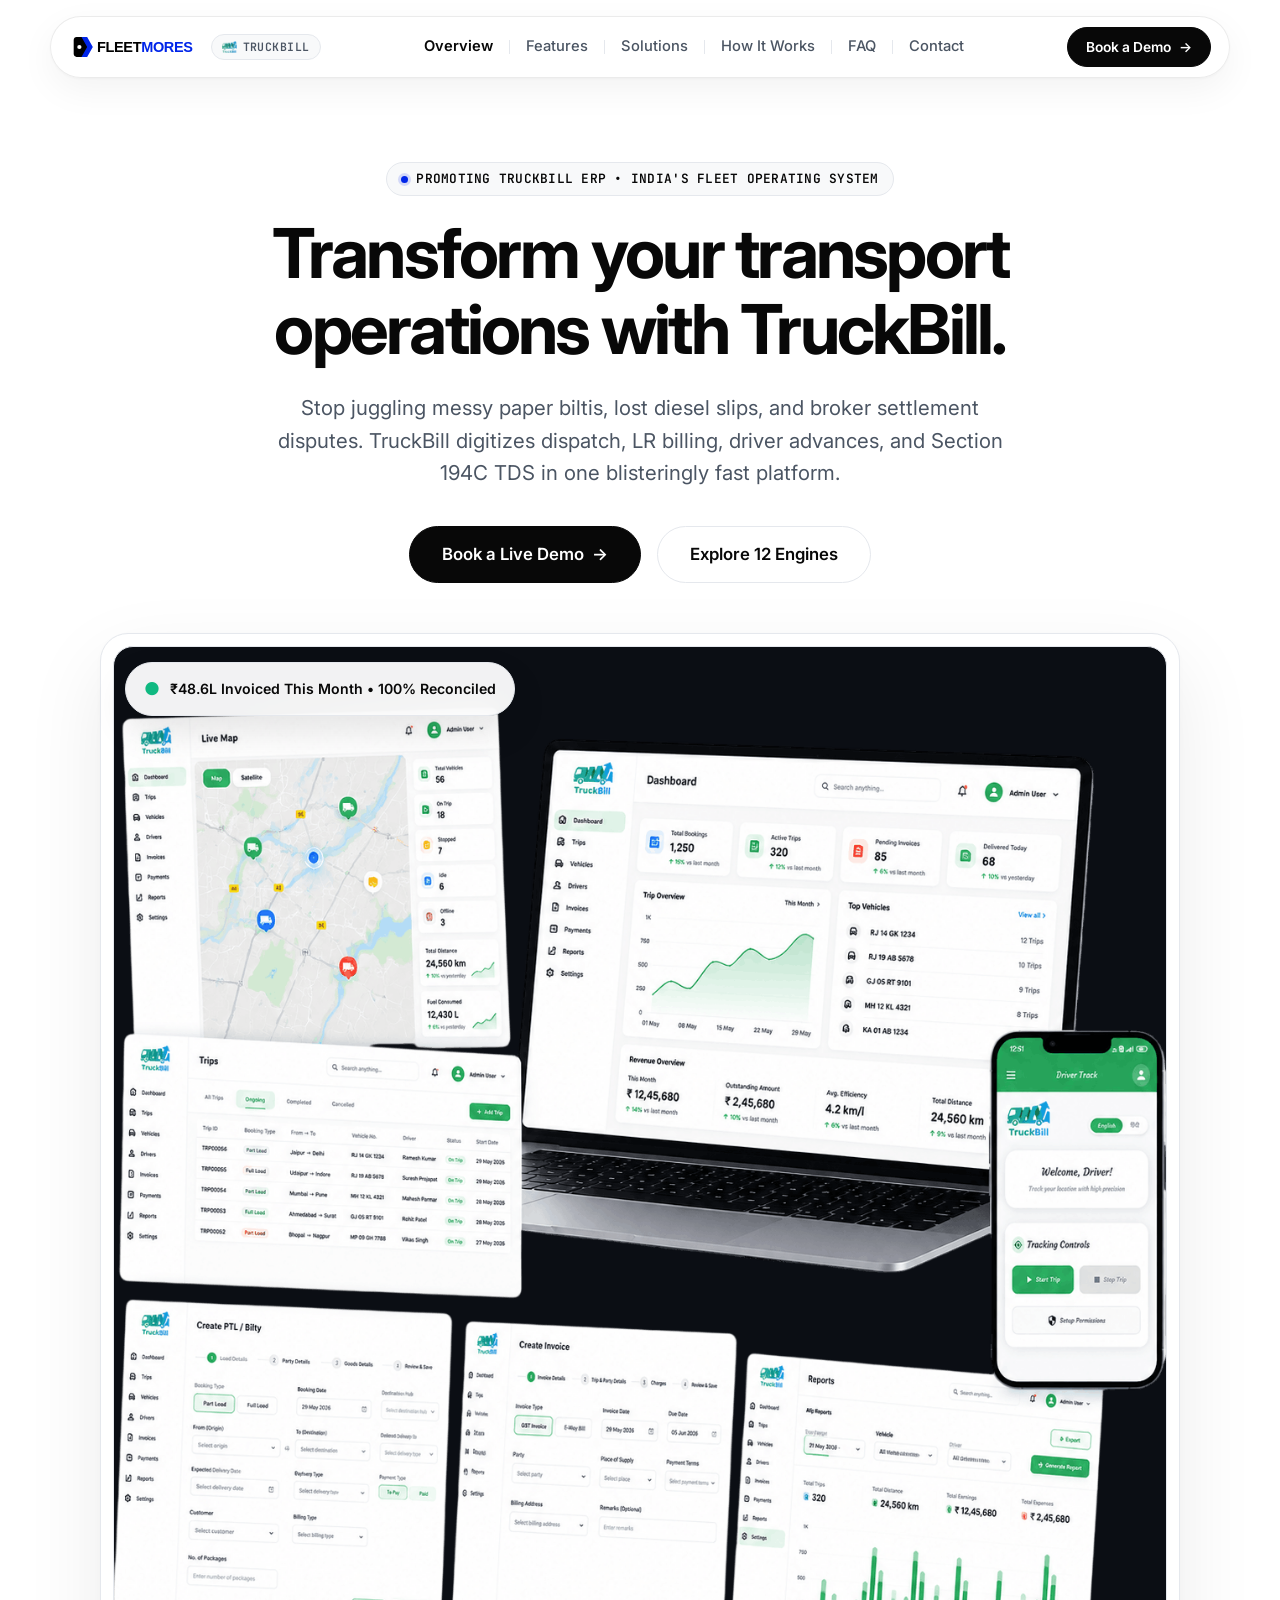
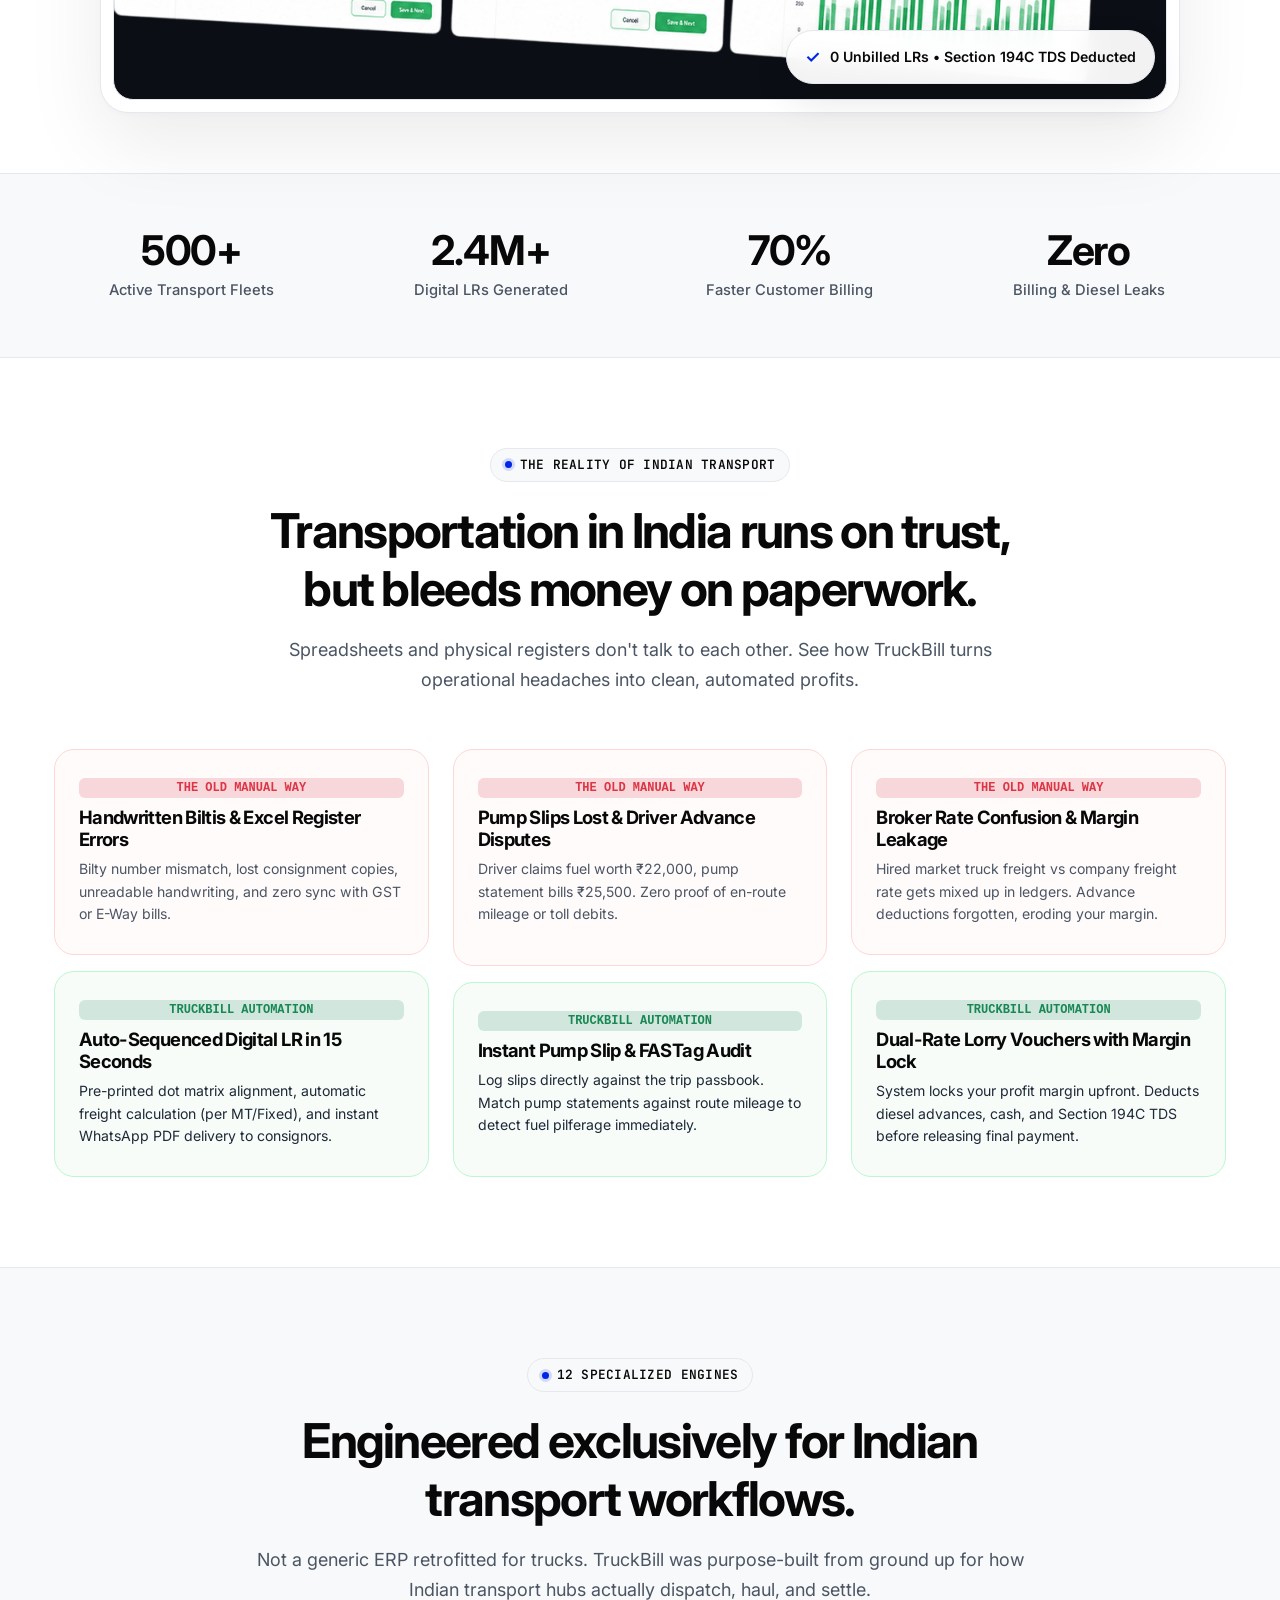
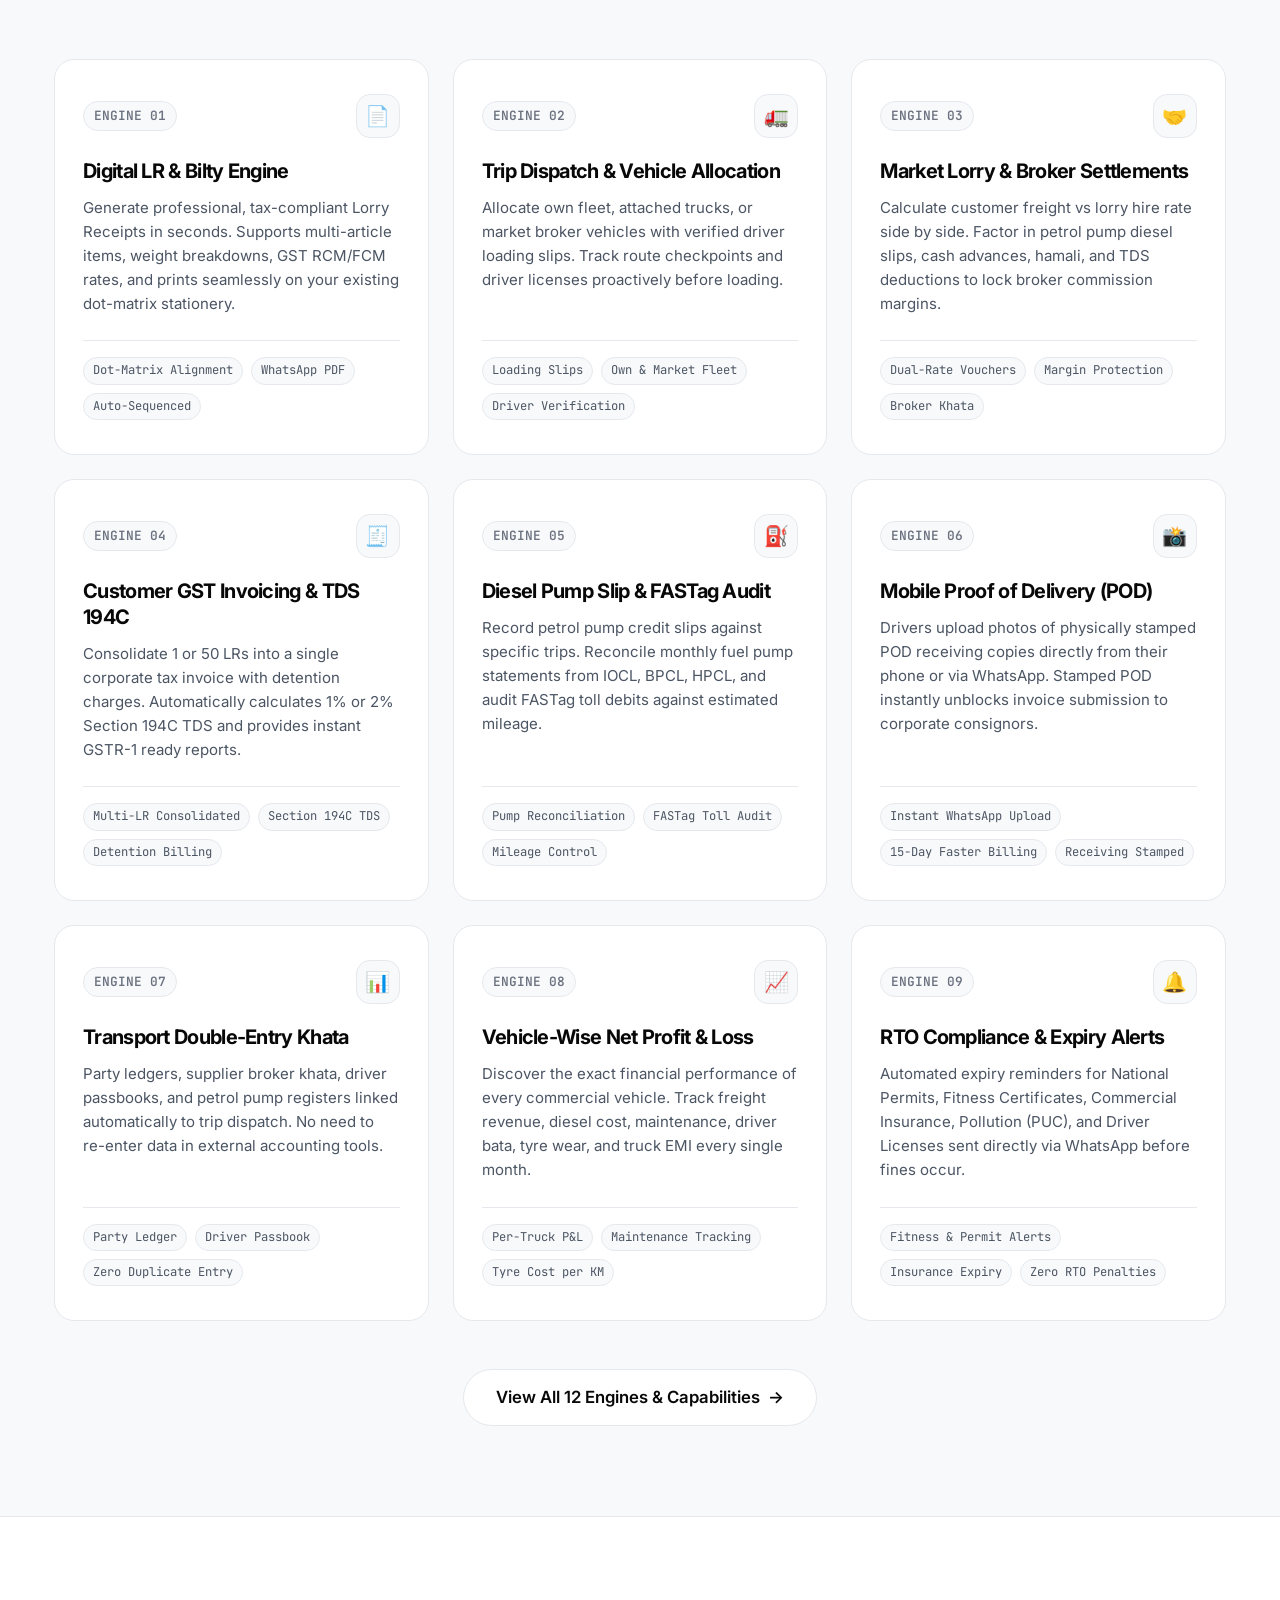
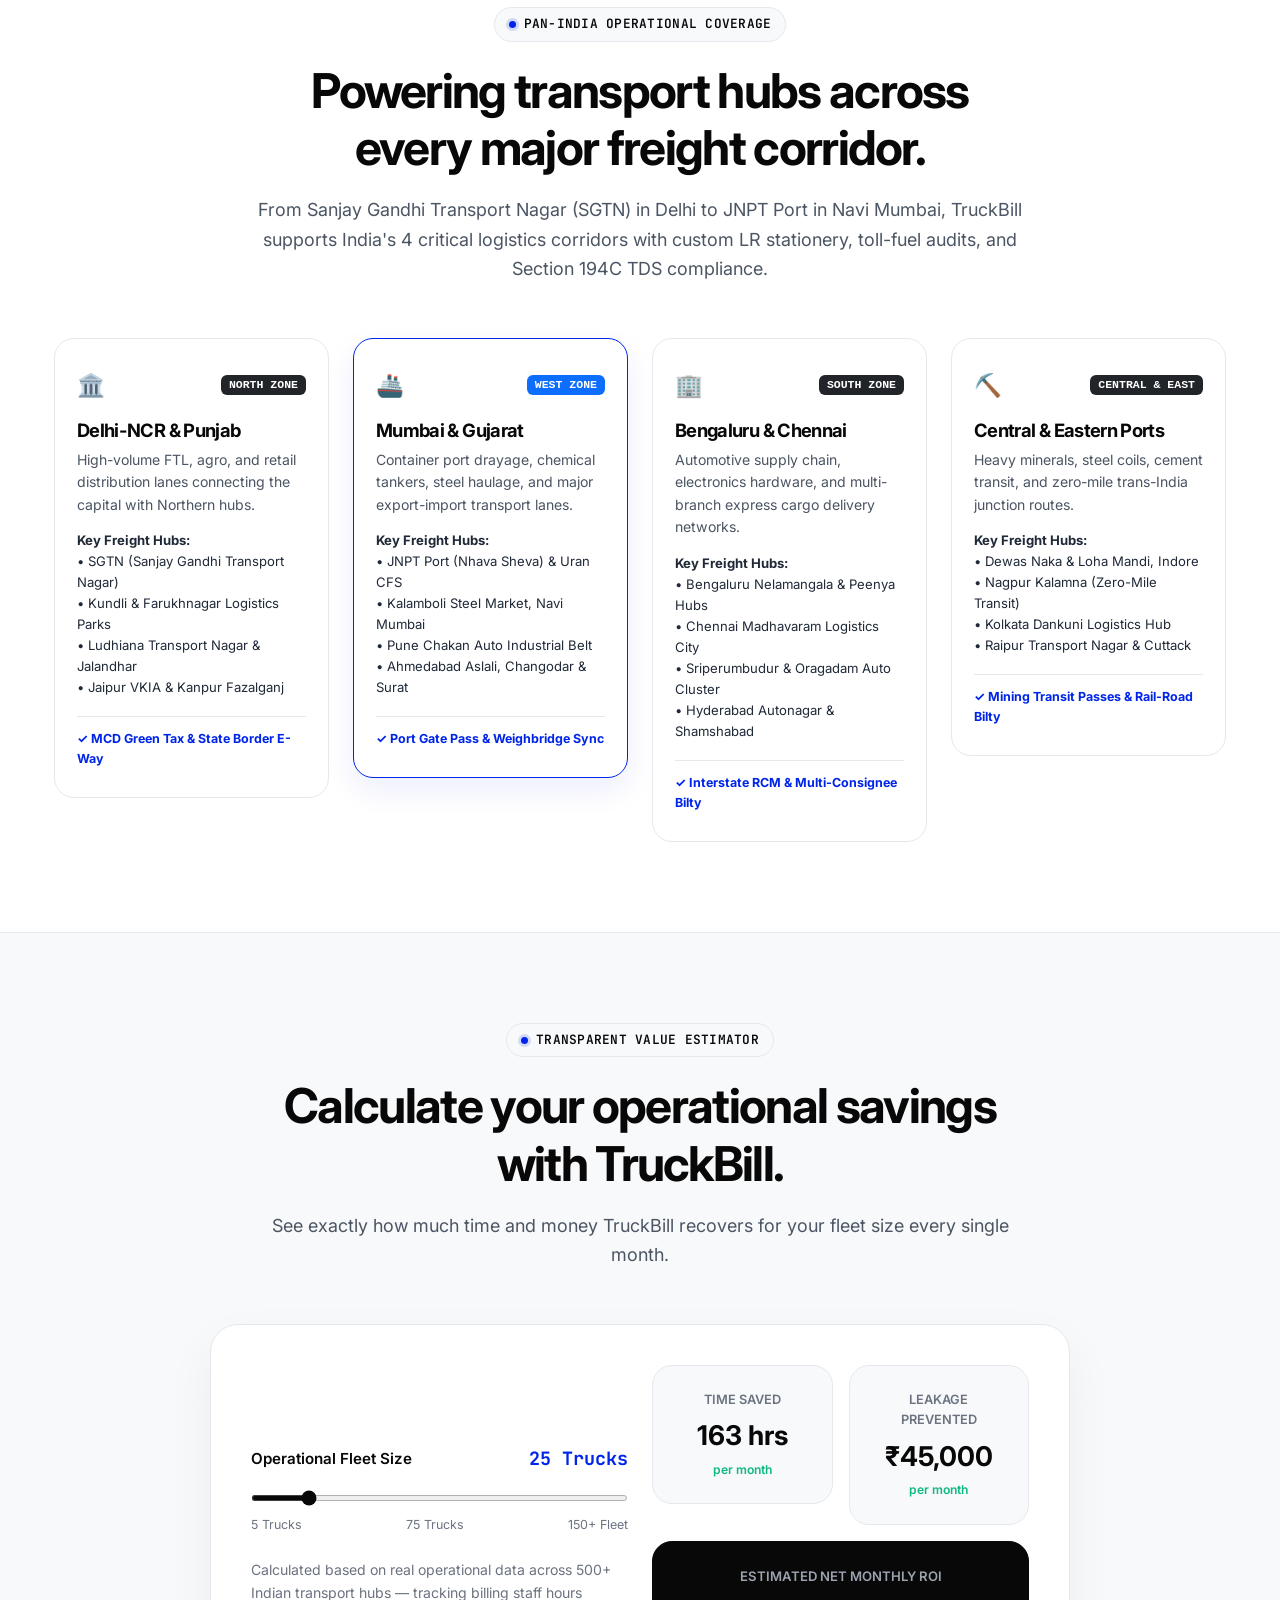
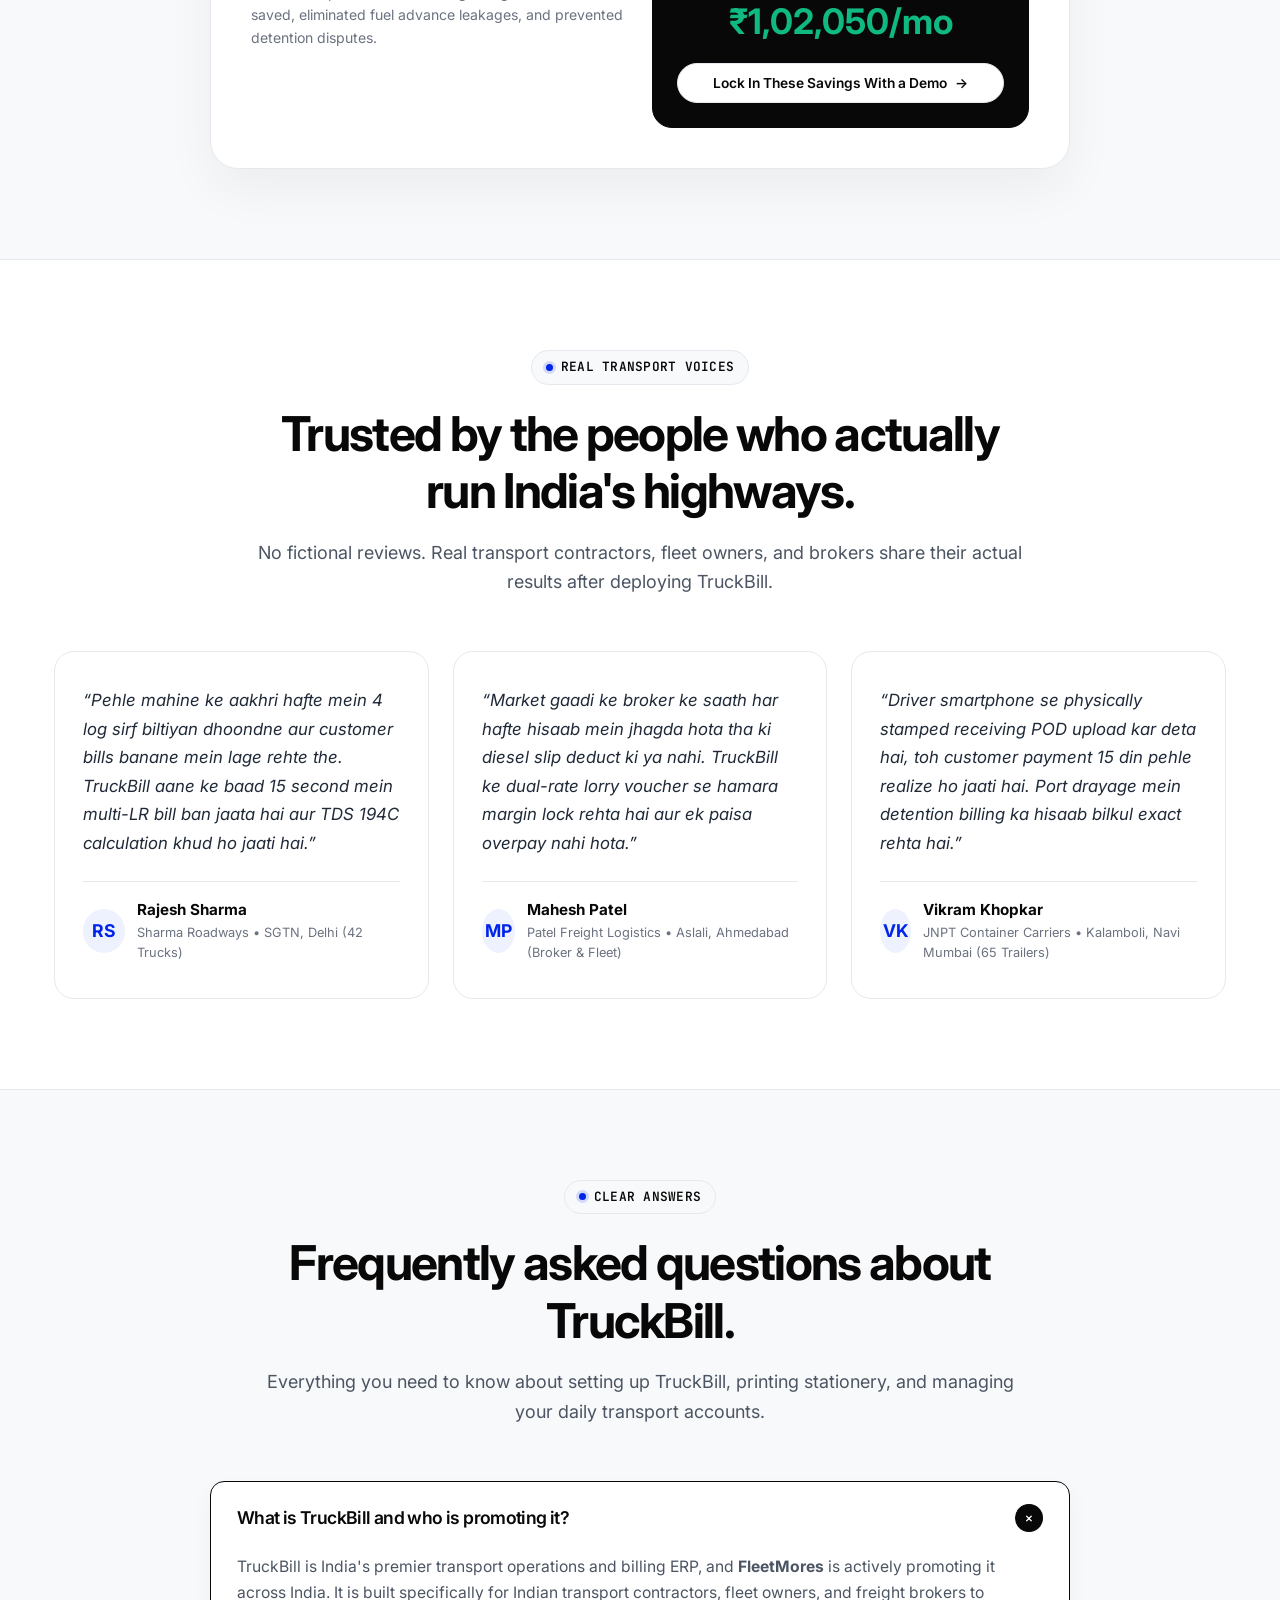
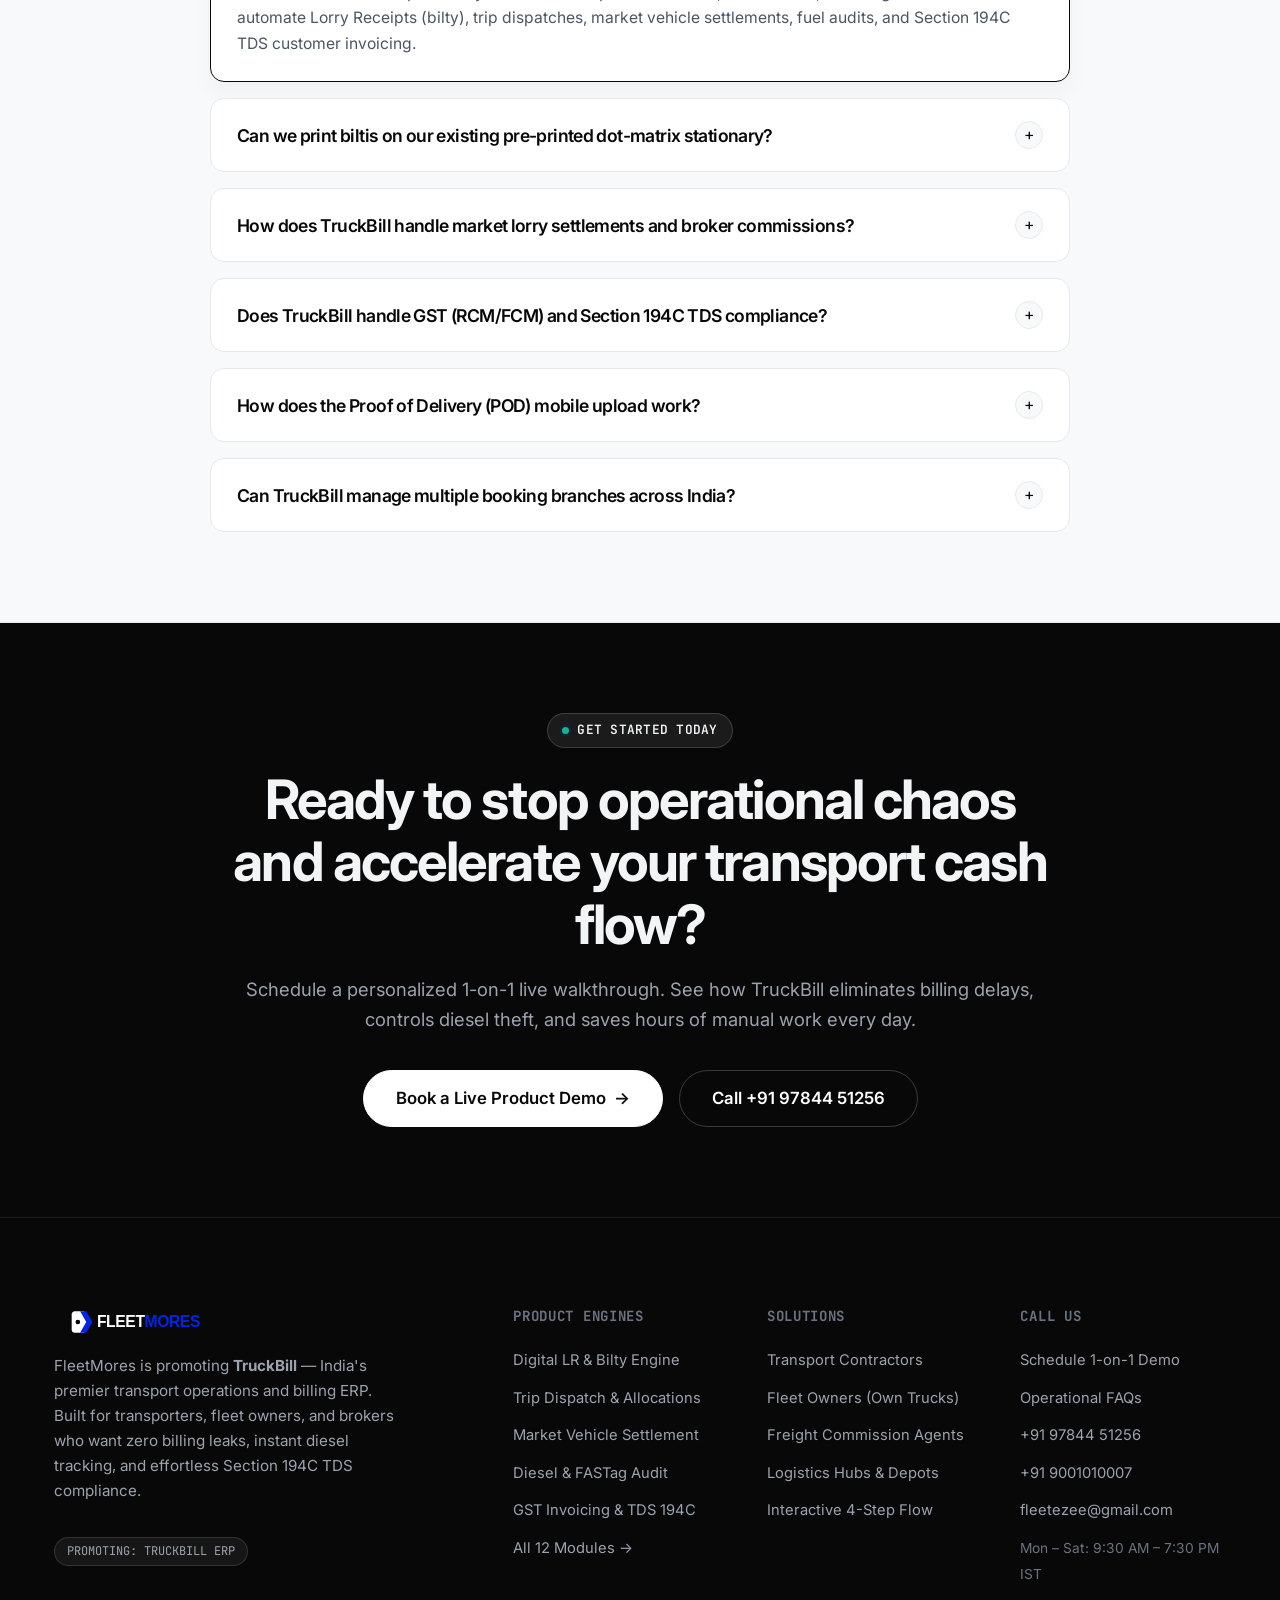
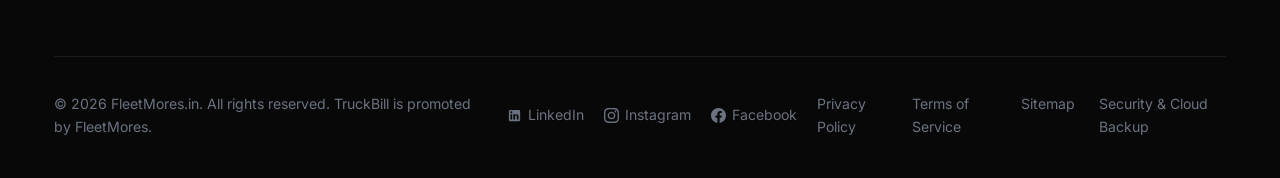
<file: index.html>
<!DOCTYPE html>
<html lang="en-IN">
<head>
  <meta charset="UTF-8">
  <meta name="viewport" content="width=device-width, initial-scale=1.0, maximum-scale=5.0">
  <title>FleetMores.in — Promoting TruckBill Transport ERP & Logistics Software</title>
  <meta name="description" content="FleetMores is promoting TruckBill — India's premier transport operations and billing ERP. Automate digital LR bilty generation, trip dispatch, market lorry settlements, diesel audits, and Section 194C TDS invoicing.">
  <meta name="keywords" content="Transport ERP India, TruckBill, FleetMores, Truck Billing Software, Bilty Software, LR Generation Software, Market Lorry Settlement, Section 194C TDS Transport, FASTag Diesel Audit">
  <meta name="author" content="FleetMores Technologies">
  
  <!-- Canonical & Alternate Links -->
  <link rel="canonical" href="https://fleetmores.in/">
  <link rel="alternate" hreflang="en-IN" href="https://fleetmores.in/">
  <link rel="alternate" hreflang="x-default" href="https://fleetmores.in/">

  <!-- Search & AI Engine Directives -->
  <meta name="robots" content="index, follow, max-image-preview:large, max-snippet:-1, max-video-preview:-1">
  <meta name="googlebot" content="index, follow, max-snippet:-1, max-image-preview:large">
  <meta name="bingbot" content="index, follow, max-snippet:-1, max-image-preview:large">

  <!-- Geographic & Indian Localization Metadata -->
  <meta name="geo.region" content="IN-KA">
  <meta name="geo.placename" content="Bengaluru">
  <meta name="geo.position" content="12.9237;77.6842">
  <meta name="ICBM" content="12.9237, 77.6842">
  <meta name="geo.country" content="IN">
  <meta name="audience" content="Transport Contractors, Fleet Owners, Logistics Agencies, Freight Brokers, India">

  <!-- Open Graph -->
  <meta property="og:type" content="website">
  <meta property="og:locale" content="en_IN">
  <meta property="og:site_name" content="FleetMores.in — Promoting TruckBill">
  <meta property="og:url" content="https://fleetmores.in/">
  <meta property="og:title" content="FleetMores.in — Promoting TruckBill Transport ERP & Logistics Software">
  <meta property="og:description" content="FleetMores is promoting TruckBill — India's premier transport operations and billing ERP. Automate digital LR bilty generation, trip dispatch, market lorry settlements, diesel audits, and Section 194C TDS invoicing.">
  <meta property="og:image" content="https://fleetmores.in/assets/images/dashboard-preview.png">
  <meta property="og:image:width" content="1200">
  <meta property="og:image:height" content="630">
  <meta property="og:image:alt" content="FleetMores promoting TruckBill Transport ERP">

  <!-- Twitter Card -->
  <meta name="twitter:card" content="summary_large_image">
  <meta name="twitter:site" content="@fleetmores">
  <meta name="twitter:title" content="FleetMores.in — Promoting TruckBill Transport ERP & Logistics Software">
  <meta name="twitter:description" content="FleetMores is promoting TruckBill — India's premier transport operations and billing ERP. Automate digital LR bilty generation, trip dispatch, market lorry settlements, diesel audits, and Section 194C TDS invoicing.">
  <meta name="twitter:image" content="https://fleetmores.in/assets/images/dashboard-preview.png">

  <!-- Favicon -->
  <link rel="icon" type="image/svg+xml" href="assets/images/fleetmores-logo.svg">

  <!-- CSS Dependencies -->
  <link rel="stylesheet" href="assets/css/bootstrap.min.css">
  <link rel="stylesheet" href="assets/css/neuralflow.css">

  <!-- Schema.org Structured Data -->
  <script type="application/ld+json">
{
  "@context": "https://schema.org",
  "@graph": [
    {
      "@type": "WebSite",
      "@id": "https://fleetmores.in/#website",
      "url": "https://fleetmores.in/",
      "name": "FleetMores.in — Promoting TruckBill",
      "description": "India's premier transport operations and billing ERP for fleet owners, contractors, and brokers.",
      "publisher": {
        "@id": "https://fleetmores.in/#organization"
      },
      "inLanguage": "en-IN"
    },
    {
      "@type": "Organization",
      "@id": "https://fleetmores.in/#organization",
      "name": "FleetMores Technologies",
      "legalName": "FleetMores Technologies Pvt Ltd",
      "url": "https://fleetmores.in/",
      "logo": {
        "@type": "ImageObject",
        "url": "https://fleetmores.in/assets/images/fleetmores-logo.svg",
        "width": "160",
        "height": "24"
      },
      "address": {
        "@type": "PostalAddress",
        "addressLocality": "Bengaluru",
        "addressRegion": "Karnataka",
        "postalCode": "560103",
        "addressCountry": "IN"
      },
      "contactPoint": {
        "@type": "ContactPoint",
        "telephone": "+91-97844-51256",
        "contactType": "sales",
        "areaServed": "IN"
      },
      "sameAs": [
        "https://www.truckbill.in/"
      ]
    },
    {
      "@type": "SoftwareApplication",
      "@id": "https://fleetmores.in/#truckbill",
      "name": "TruckBill",
      "operatingSystem": "Cloud / Web (All Browsers)",
      "applicationCategory": "BusinessApplication",
      "description": "Specialized Indian transport ERP automating digital LR bilty generation, trip dispatch, market lorry settlements, diesel pump audits, and customer GST Section 194C TDS billing.",
      "aggregateRating": {
        "@type": "AggregateRating",
        "ratingValue": "4.9",
        "reviewCount": "520",
        "bestRating": "5"
      }
    },
    {
      "@type": "FAQPage",
      "@id": "https://fleetmores.in/#faq",
      "mainEntity": [
        {
          "@type": "Question",
          "name": "What is TruckBill and who is promoting it?",
          "acceptedAnswer": {
            "@type": "Answer",
            "text": "TruckBill is India's premier transport operations and billing ERP, and FleetMores is promoting it. It automates digital LRs, market lorry vouchers, diesel pump audits, and Section 194C TDS invoicing."
          }
        },
        {
          "@type": "Question",
          "name": "Can TruckBill print on pre-printed dot-matrix stationary?",
          "acceptedAnswer": {
            "@type": "Answer",
            "text": "Yes, TruckBill includes a custom print layout configurator that aligns perfectly with your existing pre-printed bilty margins and multi-copy stationery."
          }
        },
        {
          "@type": "Question",
          "name": "How does TruckBill prevent broker overpayments?",
          "acceptedAnswer": {
            "@type": "Answer",
            "text": "TruckBill tracks party freight rates versus supplier lorry hire rates side by side, auto-deducting diesel slips, driver advances, and Section 194C TDS before voucher settlement."
          }
        }
      ]
    }
  ]
}
  </script>
  <link rel="sitemap" type="application/xml" title="Sitemap" href="https://fleetmores.in/sitemap.xml">
  <link rel="manifest" href="https://fleetmores.in/site.webmanifest">
  <meta name="theme-color" content="#080808">
</head>
<body>
  <!-- FLOATING ISLAND BREADCRUMB NAVBAR (Neuralflow Signature) -->
  <header class="nf-nav-wrapper">
    <div class="nf-nav-island">
      <a href="index.html" class="nf-nav-brand" aria-label="FleetMores Home">
        <img src="assets/images/fleetmores-logo.svg" alt="FLEETMORES" class="nf-brand-logo" width="160" height="24">
        <span class="nf-product-pill">
          <img src="assets/images/truckbill-logo.png" alt="TruckBill" width="14" height="12">
          <span>TRUCKBILL</span>
        </span>
      </a>

      <nav aria-label="Primary Navigation">
        <ul class="nf-nav-links">
          <li><a href="index.html" class="active">Overview</a></li>
          <li><span class="nf-nav-divider"></span></li>
          <li><a href="features.html" class="">Features</a></li>
          <li><span class="nf-nav-divider"></span></li>
          <li><a href="solutions.html" class="">Solutions</a></li>
          <li><span class="nf-nav-divider"></span></li>
          <li><a href="how-it-works.html" class="">How It Works</a></li>
          <li><span class="nf-nav-divider"></span></li>
          <li><a href="faq.html" class="">FAQ</a></li>
          <li><span class="nf-nav-divider"></span></li>
          <li><a href="contact.html" class="">Contact</a></li>
        </ul>
      </nav>

      <div class="nf-nav-actions">
        <button class="btn-nf btn-nf-primary btn-nf-sm" data-open-demo>
          <span>Book a Demo</span> <span class="btn-arrow">→</span>
        </button>
        <button class="nf-hamburger" id="nfHamburgerBtn" aria-label="Toggle navigation menu">
          <span></span>
          <span></span>
          <span></span>
        </button>
      </div>
    </div>
  </header>

  <!-- Mobile Drawer -->
  <div class="nf-drawer-overlay" id="nfDrawerOverlay"></div>
  <div class="nf-mobile-drawer" id="nfMobileDrawer">
    <div>
      <div style="display: flex; align-items: center; justify-content: space-between;">
        <img src="assets/images/fleetmores-logo.svg" alt="FLEETMORES" width="140" height="22">
        <button class="nf-modal-close" id="nfDrawerCloseBtn" style="position: static;" aria-label="Close Menu">✕</button>
      </div>
      <ul class="nf-drawer-links">
        <li><a href="index.html"><span>Overview</span> <span>→</span></a></li>
        <li><a href="features.html"><span>12 Specialized Engines</span> <span>→</span></a></li>
        <li><a href="solutions.html"><span>Segment Solutions</span> <span>→</span></a></li>
        <li><a href="how-it-works.html"><span>How It Works</span> <span>→</span></a></li>
        <li><a href="faq.html"><span>FAQ</span> <span>→</span></a></li>
        <li><a href="contact.html"><span>Contact & Schedule</span> <span>→</span></a></li>
      </ul>
    </div>
    <div>
      <button class="btn-nf btn-nf-primary w-100 py-3" data-open-demo>
        <span>Book a Live Demo</span> <span class="btn-arrow">→</span>
      </button>
    </div>
  </div>


  <main>
    <!-- HERO (Neuralflow High-Impact Centered Typography) -->
    <section class="nf-hero">
      <div class="container-nf">
        <div class="nf-pill-badge">
          <span class="nf-pill-dot"></span>
          <span>PROMOTING TRUCKBILL ERP • INDIA'S FLEET OPERATING SYSTEM</span>
        </div>

        <h1 class="nf-hero-title">
          Transform your transport operations with TruckBill.
        </h1>

        <p class="nf-hero-desc">
          Stop juggling messy paper biltis, lost diesel slips, and broker settlement disputes. TruckBill digitizes dispatch, LR billing, driver advances, and Section 194C TDS in one blisteringly fast platform.
        </p>

        <div class="nf-hero-ctas">
          <button class="btn-nf btn-nf-primary btn-nf-lg" data-open-demo>
            <span>Book a Live Demo</span> <span class="btn-arrow">→</span>
          </button>
          <a href="#engines" class="btn-nf btn-nf-secondary btn-nf-lg">
            <span>Explore 12 Engines</span>
          </a>
        </div>

        <!-- Dashboard Preview Frame with Floating Stats -->
        <div class="nf-dashboard-frame">
          <div class="nf-floating-stat nf-floating-stat-left">
            <span style="color: #10B981; font-size: 1.1rem;">●</span>
            <span>₹48.6L Invoiced This Month • 100% Reconciled</span>
          </div>

          <div class="nf-floating-stat nf-floating-stat-right">
            <span style="color: #0025E9; font-size: 1.1rem;">✓</span>
            <span>0 Unbilled LRs • Section 194C TDS Deducted</span>
          </div>

          <div class="nf-dashboard-inner">
            <img src="assets/images/dashboard-preview.png" alt="TruckBill Live Dashboard" class="nf-dashboard-img" width="1080" height="620">
          </div>
        </div>
      </div>
    </section>

    <!-- METRICS STRIP -->
    <section class="nf-metrics-strip">
      <div class="container-nf">
        <div class="nf-metrics-grid">
          <div class="nf-metric-item">
            <div class="nf-metric-value">500+</div>
            <div class="nf-metric-label">Active Transport Fleets</div>
          </div>
          <div class="nf-metric-item">
            <div class="nf-metric-value">2.4M+</div>
            <div class="nf-metric-label">Digital LRs Generated</div>
          </div>
          <div class="nf-metric-item">
            <div class="nf-metric-value">70%</div>
            <div class="nf-metric-label">Faster Customer Billing</div>
          </div>
          <div class="nf-metric-item">
            <div class="nf-metric-value">Zero</div>
            <div class="nf-metric-label">Billing & Diesel Leaks</div>
          </div>
        </div>
      </div>
    </section>

    <!-- MANUAL CHAOS VS TRUCKBILL BENTO (The Real Pain vs Solution) -->
    <section class="nf-section nf-section-light" id="reality">
      <div class="container-nf">
        <div class="nf-section-header">
          <div class="nf-pill-badge">
            <span class="nf-pill-dot"></span>
            <span>THE REALITY OF INDIAN TRANSPORT</span>
          </div>
          <h2 class="nf-section-title">
            Transportation in India runs on trust, but bleeds money on paperwork.
          </h2>
          <p class="nf-section-desc">
            Spreadsheets and physical registers don't talk to each other. See how TruckBill turns operational headaches into clean, automated profits.
          </p>
        </div>

                <div class="row g-4 align-items-stretch">
          <!-- Item 1: Bilty Friction -->
          <div class="col-12 col-md-4 d-flex">
            <div class="nf-contrast-col">
              <div class="nf-contrast-card nf-contrast-bad">
                <span class="badge bg-danger-subtle text-danger mb-2 font-monospace" style="font-size: 0.75rem;">THE OLD MANUAL WAY</span>
                <h3 style="font-size: 1.15rem; margin-bottom: 8px;">Handwritten Biltis & Excel Register Errors</h3>
                <p style="font-size: 0.88rem; color: #4B5563; margin-bottom: 0;">
                  Bilty number mismatch, lost consignment copies, unreadable handwriting, and zero sync with GST or E-Way bills.
                </p>
              </div>
              <div class="nf-contrast-card nf-contrast-good">
                <span class="badge bg-success-subtle text-success mb-2 font-monospace" style="font-size: 0.75rem;">TRUCKBILL AUTOMATION</span>
                <h3 style="font-size: 1.15rem; margin-bottom: 8px;">Auto-Sequenced Digital LR in 15 Seconds</h3>
                <p style="font-size: 0.88rem; color: #1F2937; margin-bottom: 0;">
                  Pre-printed dot matrix alignment, automatic freight calculation (per MT/Fixed), and instant WhatsApp PDF delivery to consignors.
                </p>
              </div>
            </div>
          </div>

          <!-- Item 2: Diesel Advances -->
          <div class="col-12 col-md-4 d-flex">
            <div class="nf-contrast-col">
              <div class="nf-contrast-card nf-contrast-bad">
                <span class="badge bg-danger-subtle text-danger mb-2 font-monospace" style="font-size: 0.75rem;">THE OLD MANUAL WAY</span>
                <h3 style="font-size: 1.15rem; margin-bottom: 8px;">Pump Slips Lost & Driver Advance Disputes</h3>
                <p style="font-size: 0.88rem; color: #4B5563; margin-bottom: 0;">
                  Driver claims fuel worth ₹22,000, pump statement bills ₹25,500. Zero proof of en-route mileage or toll debits.
                </p>
              </div>
              <div class="nf-contrast-card nf-contrast-good">
                <span class="badge bg-success-subtle text-success mb-2 font-monospace" style="font-size: 0.75rem;">TRUCKBILL AUTOMATION</span>
                <h3 style="font-size: 1.15rem; margin-bottom: 8px;">Instant Pump Slip & FASTag Audit</h3>
                <p style="font-size: 0.88rem; color: #1F2937; margin-bottom: 0;">
                  Log slips directly against the trip passbook. Match pump statements against route mileage to detect fuel pilferage immediately.
                </p>
              </div>
            </div>
          </div>

          <!-- Item 3: Broker Settlement -->
          <div class="col-12 col-md-4 d-flex">
            <div class="nf-contrast-col">
              <div class="nf-contrast-card nf-contrast-bad">
                <span class="badge bg-danger-subtle text-danger mb-2 font-monospace" style="font-size: 0.75rem;">THE OLD MANUAL WAY</span>
                <h3 style="font-size: 1.15rem; margin-bottom: 8px;">Broker Rate Confusion & Margin Leakage</h3>
                <p style="font-size: 0.88rem; color: #4B5563; margin-bottom: 0;">
                  Hired market truck freight vs company freight rate gets mixed up in ledgers. Advance deductions forgotten, eroding your margin.
                </p>
              </div>
              <div class="nf-contrast-card nf-contrast-good">
                <span class="badge bg-success-subtle text-success mb-2 font-monospace" style="font-size: 0.75rem;">TRUCKBILL AUTOMATION</span>
                <h3 style="font-size: 1.15rem; margin-bottom: 8px;">Dual-Rate Lorry Vouchers with Margin Lock</h3>
                <p style="font-size: 0.88rem; color: #1F2937; margin-bottom: 0;">
                  System locks your profit margin upfront. Deducts diesel advances, cash, and Section 194C TDS before releasing final payment.
                </p>
              </div>
            </div>
          </div>
        </div>
      </div>
    </section>

    <!-- 12 SPECIALIZED OPERATIONAL ENGINES (Neuralflow Bento Grid) -->
    <section class="nf-section nf-section-offwhite" id="engines">
      <div class="container-nf">
        <div class="nf-section-header">
          <div class="nf-pill-badge">
            <span class="nf-pill-dot"></span>
            <span>12 SPECIALIZED ENGINES</span>
          </div>
          <h2 class="nf-section-title">
            Engineered exclusively for Indian transport workflows.
          </h2>
          <p class="nf-section-desc">
            Not a generic ERP retrofitted for trucks. TruckBill was purpose-built from ground up for how Indian transport hubs actually dispatch, haul, and settle.
          </p>
        </div>

        <div class="nf-bento-grid">
          <!-- Engine 1 -->
          <div class="nf-bento-card">
            <div>
              <div class="nf-bento-card-top">
                <span class="nf-bento-num">ENGINE 01</span>
                <div class="nf-bento-icon">📄</div>
              </div>
              <h3 class="nf-bento-title">Digital LR & Bilty Engine</h3>
              <p class="nf-bento-desc">
                Generate professional, tax-compliant Lorry Receipts in seconds. Supports multi-article items, weight breakdowns, GST RCM/FCM rates, and prints seamlessly on your existing dot-matrix stationery.
              </p>
            </div>
            <div class="nf-bento-tags">
              <span class="nf-tag-pill">Dot-Matrix Alignment</span>
              <span class="nf-tag-pill">WhatsApp PDF</span>
              <span class="nf-tag-pill">Auto-Sequenced</span>
            </div>
          </div>

          <!-- Engine 2 -->
          <div class="nf-bento-card">
            <div>
              <div class="nf-bento-card-top">
                <span class="nf-bento-num">ENGINE 02</span>
                <div class="nf-bento-icon">🚛</div>
              </div>
              <h3 class="nf-bento-title">Trip Dispatch & Vehicle Allocation</h3>
              <p class="nf-bento-desc">
                Allocate own fleet, attached trucks, or market broker vehicles with verified driver loading slips. Track route checkpoints and driver licenses proactively before loading.
              </p>
            </div>
            <div class="nf-bento-tags">
              <span class="nf-tag-pill">Loading Slips</span>
              <span class="nf-tag-pill">Own & Market Fleet</span>
              <span class="nf-tag-pill">Driver Verification</span>
            </div>
          </div>

          <!-- Engine 3 -->
          <div class="nf-bento-card">
            <div>
              <div class="nf-bento-card-top">
                <span class="nf-bento-num">ENGINE 03</span>
                <div class="nf-bento-icon">🤝</div>
              </div>
              <h3 class="nf-bento-title">Market Lorry & Broker Settlements</h3>
              <p class="nf-bento-desc">
                Calculate customer freight vs lorry hire rate side by side. Factor in petrol pump diesel slips, cash advances, hamali, and TDS deductions to lock broker commission margins.
              </p>
            </div>
            <div class="nf-bento-tags">
              <span class="nf-tag-pill">Dual-Rate Vouchers</span>
              <span class="nf-tag-pill">Margin Protection</span>
              <span class="nf-tag-pill">Broker Khata</span>
            </div>
          </div>

          <!-- Engine 4 -->
          <div class="nf-bento-card">
            <div>
              <div class="nf-bento-card-top">
                <span class="nf-bento-num">ENGINE 04</span>
                <div class="nf-bento-icon">🧾</div>
              </div>
              <h3 class="nf-bento-title">Customer GST Invoicing & TDS 194C</h3>
              <p class="nf-bento-desc">
                Consolidate 1 or 50 LRs into a single corporate tax invoice with detention charges. Automatically calculates 1% or 2% Section 194C TDS and provides instant GSTR-1 ready reports.
              </p>
            </div>
            <div class="nf-bento-tags">
              <span class="nf-tag-pill">Multi-LR Consolidated</span>
              <span class="nf-tag-pill">Section 194C TDS</span>
              <span class="nf-tag-pill">Detention Billing</span>
            </div>
          </div>

          <!-- Engine 5 -->
          <div class="nf-bento-card">
            <div>
              <div class="nf-bento-card-top">
                <span class="nf-bento-num">ENGINE 05</span>
                <div class="nf-bento-icon">⛽</div>
              </div>
              <h3 class="nf-bento-title">Diesel Pump Slip & FASTag Audit</h3>
              <p class="nf-bento-desc">
                Record petrol pump credit slips against specific trips. Reconcile monthly fuel pump statements from IOCL, BPCL, HPCL, and audit FASTag toll debits against estimated mileage.
              </p>
            </div>
            <div class="nf-bento-tags">
              <span class="nf-tag-pill">Pump Reconciliation</span>
              <span class="nf-tag-pill">FASTag Toll Audit</span>
              <span class="nf-tag-pill">Mileage Control</span>
            </div>
          </div>

          <!-- Engine 6 -->
          <div class="nf-bento-card">
            <div>
              <div class="nf-bento-card-top">
                <span class="nf-bento-num">ENGINE 06</span>
                <div class="nf-bento-icon">📸</div>
              </div>
              <h3 class="nf-bento-title">Mobile Proof of Delivery (POD)</h3>
              <p class="nf-bento-desc">
                Drivers upload photos of physically stamped POD receiving copies directly from their phone or via WhatsApp. Stamped POD instantly unblocks invoice submission to corporate consignors.
              </p>
            </div>
            <div class="nf-bento-tags">
              <span class="nf-tag-pill">Instant WhatsApp Upload</span>
              <span class="nf-tag-pill">15-Day Faster Billing</span>
              <span class="nf-tag-pill">Receiving Stamped</span>
            </div>
          </div>

          <!-- Engine 7 -->
          <div class="nf-bento-card">
            <div>
              <div class="nf-bento-card-top">
                <span class="nf-bento-num">ENGINE 07</span>
                <div class="nf-bento-icon">📊</div>
              </div>
              <h3 class="nf-bento-title">Transport Double-Entry Khata</h3>
              <p class="nf-bento-desc">
                Party ledgers, supplier broker khata, driver passbooks, and petrol pump registers linked automatically to trip dispatch. No need to re-enter data in external accounting tools.
              </p>
            </div>
            <div class="nf-bento-tags">
              <span class="nf-tag-pill">Party Ledger</span>
              <span class="nf-tag-pill">Driver Passbook</span>
              <span class="nf-tag-pill">Zero Duplicate Entry</span>
            </div>
          </div>

          <!-- Engine 8 -->
          <div class="nf-bento-card">
            <div>
              <div class="nf-bento-card-top">
                <span class="nf-bento-num">ENGINE 08</span>
                <div class="nf-bento-icon">📈</div>
              </div>
              <h3 class="nf-bento-title">Vehicle-Wise Net Profit & Loss</h3>
              <p class="nf-bento-desc">
                Discover the exact financial performance of every commercial vehicle. Track freight revenue, diesel cost, maintenance, driver bata, tyre wear, and truck EMI every single month.
              </p>
            </div>
            <div class="nf-bento-tags">
              <span class="nf-tag-pill">Per-Truck P&L</span>
              <span class="nf-tag-pill">Maintenance Tracking</span>
              <span class="nf-tag-pill">Tyre Cost per KM</span>
            </div>
          </div>

          <!-- Engine 9 -->
          <div class="nf-bento-card">
            <div>
              <div class="nf-bento-card-top">
                <span class="nf-bento-num">ENGINE 09</span>
                <div class="nf-bento-icon">🔔</div>
              </div>
              <h3 class="nf-bento-title">RTO Compliance & Expiry Alerts</h3>
              <p class="nf-bento-desc">
                Automated expiry reminders for National Permits, Fitness Certificates, Commercial Insurance, Pollution (PUC), and Driver Licenses sent directly via WhatsApp before fines occur.
              </p>
            </div>
            <div class="nf-bento-tags">
              <span class="nf-tag-pill">Fitness & Permit Alerts</span>
              <span class="nf-tag-pill">Insurance Expiry</span>
              <span class="nf-tag-pill">Zero RTO Penalties</span>
            </div>
          </div>
        </div>

        <div style="text-align: center; margin-top: 48px;">
          <a href="features.html" class="btn-nf btn-nf-secondary btn-nf-lg">
            <span>View All 12 Engines & Capabilities</span> <span class="btn-arrow">→</span>
          </a>
        </div>
      </div>
    </section>

    <!-- PAN-INDIA FREIGHT CORRIDORS GEO COVERAGE -->
    <section class="nf-section nf-section-light" id="coverage">
      <div class="container-nf">
        <div class="nf-section-header">
          <div class="nf-pill-badge">
            <span class="nf-pill-dot"></span>
            <span>PAN-INDIA OPERATIONAL COVERAGE</span>
          </div>
          <h2 class="nf-section-title">
            Powering transport hubs across every major freight corridor.
          </h2>
          <p class="nf-section-desc">
            From Sanjay Gandhi Transport Nagar (SGTN) in Delhi to JNPT Port in Navi Mumbai, TruckBill supports India's 4 critical logistics corridors with custom LR stationery, toll-fuel audits, and Section 194C TDS compliance.
          </p>
        </div>

        <div class="row g-4">
          <!-- North Zone -->
          <div class="col-12 col-md-6 col-lg-3">
            <div class="nf-bento-card" style="padding: 28px 22px;">
              <div>
                <div class="d-flex align-items-center justify-content-between mb-3">
                  <span style="font-size: 1.4rem;">🏛️</span>
                  <span class="badge bg-dark text-white font-monospace" style="font-size: 0.72rem; padding: 4px 8px;">NORTH ZONE</span>
                </div>
                <h3 style="font-size: 1.15rem; margin-bottom: 8px;">Delhi-NCR & Punjab</h3>
                <p style="font-size: 0.88rem; color: #4B5563; margin-bottom: 14px;">
                  High-volume FTL, agro, and retail distribution lanes connecting the capital with Northern hubs.
                </p>
                <div style="font-size: 0.82rem; color: #1F2937; line-height: 1.6;">
                  <strong>Key Freight Hubs:</strong><br>
                  • SGTN (Sanjay Gandhi Transport Nagar)<br>
                  • Kundli & Farukhnagar Logistics Parks<br>
                  • Ludhiana Transport Nagar & Jalandhar<br>
                  • Jaipur VKIA & Kanpur Fazalganj
                </div>
              </div>
              <div style="margin-top: 18px; padding-top: 12px; border-top: 1px solid #E5E8ED; font-size: 0.78rem; font-weight: 700; color: #0025E9;">
                ✓ MCD Green Tax & State Border E-Way
              </div>
            </div>
          </div>

          <!-- West Zone -->
          <div class="col-12 col-md-6 col-lg-3">
            <div class="nf-bento-card" style="padding: 28px 22px; border-color: #0025E9; box-shadow: 0 12px 30px rgba(0, 37, 233, 0.08);">
              <div>
                <div class="d-flex align-items-center justify-content-between mb-3">
                  <span style="font-size: 1.4rem;">🚢</span>
                  <span class="badge bg-primary text-white font-monospace" style="font-size: 0.72rem; padding: 4px 8px;">WEST ZONE</span>
                </div>
                <h3 style="font-size: 1.15rem; margin-bottom: 8px;">Mumbai & Gujarat</h3>
                <p style="font-size: 0.88rem; color: #4B5563; margin-bottom: 14px;">
                  Container port drayage, chemical tankers, steel haulage, and major export-import transport lanes.
                </p>
                <div style="font-size: 0.82rem; color: #1F2937; line-height: 1.6;">
                  <strong>Key Freight Hubs:</strong><br>
                  • JNPT Port (Nhava Sheva) & Uran CFS<br>
                  • Kalamboli Steel Market, Navi Mumbai<br>
                  • Pune Chakan Auto Industrial Belt<br>
                  • Ahmedabad Aslali, Changodar & Surat
                </div>
              </div>
              <div style="margin-top: 18px; padding-top: 12px; border-top: 1px solid #E5E8ED; font-size: 0.78rem; font-weight: 700; color: #0025E9;">
                ✓ Port Gate Pass & Weighbridge Sync
              </div>
            </div>
          </div>

          <!-- South Zone -->
          <div class="col-12 col-md-6 col-lg-3">
            <div class="nf-bento-card" style="padding: 28px 22px;">
              <div>
                <div class="d-flex align-items-center justify-content-between mb-3">
                  <span style="font-size: 1.4rem;">🏢</span>
                  <span class="badge bg-dark text-white font-monospace" style="font-size: 0.72rem; padding: 4px 8px;">SOUTH ZONE</span>
                </div>
                <h3 style="font-size: 1.15rem; margin-bottom: 8px;">Bengaluru & Chennai</h3>
                <p style="font-size: 0.88rem; color: #4B5563; margin-bottom: 14px;">
                  Automotive supply chain, electronics hardware, and multi-branch express cargo delivery networks.
                </p>
                <div style="font-size: 0.82rem; color: #1F2937; line-height: 1.6;">
                  <strong>Key Freight Hubs:</strong><br>
                  • Bengaluru Nelamangala & Peenya Hubs<br>
                  • Chennai Madhavaram Logistics City<br>
                  • Sriperumbudur & Oragadam Auto Cluster<br>
                  • Hyderabad Autonagar & Shamshabad
                </div>
              </div>
              <div style="margin-top: 18px; padding-top: 12px; border-top: 1px solid #E5E8ED; font-size: 0.78rem; font-weight: 700; color: #0025E9;">
                ✓ Interstate RCM & Multi-Consignee Bilty
              </div>
            </div>
          </div>

          <!-- Central & East Zone -->
          <div class="col-12 col-md-6 col-lg-3">
            <div class="nf-bento-card" style="padding: 28px 22px;">
              <div>
                <div class="d-flex align-items-center justify-content-between mb-3">
                  <span style="font-size: 1.4rem;">⛏️</span>
                  <span class="badge bg-dark text-white font-monospace" style="font-size: 0.72rem; padding: 4px 8px;">CENTRAL & EAST</span>
                </div>
                <h3 style="font-size: 1.15rem; margin-bottom: 8px;">Central & Eastern Ports</h3>
                <p style="font-size: 0.88rem; color: #4B5563; margin-bottom: 14px;">
                  Heavy minerals, steel coils, cement transit, and zero-mile trans-India junction routes.
                </p>
                <div style="font-size: 0.82rem; color: #1F2937; line-height: 1.6;">
                  <strong>Key Freight Hubs:</strong><br>
                  • Dewas Naka & Loha Mandi, Indore<br>
                  • Nagpur Kalamna (Zero-Mile Transit)<br>
                  • Kolkata Dankuni Logistics Hub<br>
                  • Raipur Transport Nagar & Cuttack
                </div>
              </div>
              <div style="margin-top: 18px; padding-top: 12px; border-top: 1px solid #E5E8ED; font-size: 0.78rem; font-weight: 700; color: #0025E9;">
                ✓ Mining Transit Passes & Rail-Road Bilty
              </div>
            </div>
          </div>
        </div>
      </div>
    </section>

    <!-- INTERACTIVE ROI CALCULATOR -->
    <section class="nf-section nf-section-offwhite">
      <div class="container-nf">
        <div class="nf-section-header">
          <div class="nf-pill-badge">
            <span class="nf-pill-dot"></span>
            <span>TRANSPARENT VALUE ESTIMATOR</span>
          </div>
          <h2 class="nf-section-title">
            Calculate your operational savings with TruckBill.
          </h2>
          <p class="nf-section-desc">
            See exactly how much time and money TruckBill recovers for your fleet size every single month.
          </p>
        </div>

        <div class="nf-calculator-box" style="max-width: 860px; margin: 0 auto;">
          <div class="row g-4 align-items-center">
            <div class="col-12 col-md-6">
              <div style="margin-bottom: 24px;">
                <div style="display: flex; justify-content: space-between; align-items: center; margin-bottom: 10px;">
                  <label for="roiFleetSize" style="font-weight: 600; font-size: 0.95rem;">Operational Fleet Size</label>
                  <span id="roiFleetVal" style="font-family: var(--font-mono); font-weight: 700; font-size: 1.15rem; color: #0025E9;">25 Trucks</span>
                </div>
                <input type="range" class="nf-slider-range" id="roiFleetSize" min="5" max="150" step="5" value="25">
                <div style="display: flex; justify-content: space-between; font-size: 0.78rem; color: #6B7280; margin-top: 6px;">
                  <span>5 Trucks</span>
                  <span>75 Trucks</span>
                  <span>150+ Fleet</span>
                </div>
              </div>
              <p style="font-size: 0.88rem; color: #6B7280; line-height: 1.6; margin: 0;">
                Calculated based on real operational data across 500+ Indian transport hubs — tracking billing staff hours saved, eliminated fuel advance leakages, and prevented detention disputes.
              </p>
            </div>

            <div class="col-12 col-md-6">
              <div class="row g-3">
                <div class="col-6">
                  <div class="nf-calc-result-card">
                    <div style="font-size: 0.8rem; color: #6B7280; font-weight: 600; text-transform: uppercase;">Time Saved</div>
                    <div id="roiHoursSaved" style="font-size: 1.7rem; font-weight: 700; color: #080808; margin-top: 4px;">163 hrs</div>
                    <div style="font-size: 0.76rem; color: #10B981; font-weight: 600; margin-top: 2px;">per month</div>
                  </div>
                </div>
                <div class="col-6">
                  <div class="nf-calc-result-card">
                    <div style="font-size: 0.8rem; color: #6B7280; font-weight: 600; text-transform: uppercase;">Leakage Prevented</div>
                    <div id="roiLeakSavings" style="font-size: 1.7rem; font-weight: 700; color: #080808; margin-top: 4px;">₹45,000</div>
                    <div style="font-size: 0.76rem; color: #10B981; font-weight: 600; margin-top: 2px;">per month</div>
                  </div>
                </div>
                <div class="col-12">
                  <div class="nf-calc-result-card" style="background: #080808; color: #FFFFFF; border-color: #080808;">
                    <div style="font-size: 0.82rem; color: #9CA3AF; font-weight: 600; text-transform: uppercase;">Estimated Net Monthly ROI</div>
                    <div id="roiTotalMonthly" style="font-size: 2.2rem; font-weight: 700; color: #10B981; margin: 6px 0;">₹1,02,050/mo</div>
                    <button class="btn-nf btn-nf-secondary btn-nf-sm w-100 mt-2" data-open-demo>
                      <span>Lock In These Savings With a Demo</span> <span class="btn-arrow">→</span>
                    </button>
                  </div>
                </div>
              </div>
            </div>
          </div>
        </div>
      </div>
    </section>

    <!-- OPERATOR TESTIMONIALS (Authentic Transport Voices) -->
    <section class="nf-section nf-section-light">
      <div class="container-nf">
        <div class="nf-section-header">
          <div class="nf-pill-badge">
            <span class="nf-pill-dot"></span>
            <span>REAL TRANSPORT VOICES</span>
          </div>
          <h2 class="nf-section-title">
            Trusted by the people who actually run India's highways.
          </h2>
          <p class="nf-section-desc">
            No fictional reviews. Real transport contractors, fleet owners, and brokers share their actual results after deploying TruckBill.
          </p>
        </div>

        <div class="row g-4">
          <div class="col-12 col-md-4">
            <div class="nf-bento-card" style="height: 100%;">
              <p style="font-size: 1.05rem; font-style: italic; color: #1F2937; line-height: 1.7; margin-bottom: 24px;">
                “Pehle mahine ke aakhri hafte mein 4 log sirf biltiyan dhoondne aur customer bills banane mein lage rehte the. TruckBill aane ke baad 15 second mein multi-LR bill ban jaata hai aur TDS 194C calculation khud ho jaati hai.”
              </p>
              <div style="display: flex; align-items: center; gap: 12px; border-top: 1px solid #E5E8ED; padding-top: 16px;">
                <div style="width: 44px; height: 44px; border-radius: 50%; background: #EEF2FF; color: #0025E9; font-weight: 700; display: flex; align-items: center; justify-content: center; font-size: 1.1rem;">RS</div>
                <div>
                  <div style="font-weight: 700; font-size: 0.95rem;">Rajesh Sharma</div>
                  <div style="font-size: 0.8rem; color: #6B7280;">Sharma Roadways • SGTN, Delhi (42 Trucks)</div>
                </div>
              </div>
            </div>
          </div>

          <div class="col-12 col-md-4">
            <div class="nf-bento-card" style="height: 100%;">
              <p style="font-size: 1.05rem; font-style: italic; color: #1F2937; line-height: 1.7; margin-bottom: 24px;">
                “Market gaadi ke broker ke saath har hafte hisaab mein jhagda hota tha ki diesel slip deduct ki ya nahi. TruckBill ke dual-rate lorry voucher se hamara margin lock rehta hai aur ek paisa overpay nahi hota.”
              </p>
              <div style="display: flex; align-items: center; gap: 12px; border-top: 1px solid #E5E8ED; padding-top: 16px;">
                <div style="width: 44px; height: 44px; border-radius: 50%; background: #EEF2FF; color: #0025E9; font-weight: 700; display: flex; align-items: center; justify-content: center; font-size: 1.1rem;">MP</div>
                <div>
                  <div style="font-weight: 700; font-size: 0.95rem;">Mahesh Patel</div>
                  <div style="font-size: 0.8rem; color: #6B7280;">Patel Freight Logistics • Aslali, Ahmedabad (Broker & Fleet)</div>
                </div>
              </div>
            </div>
          </div>

          <div class="col-12 col-md-4">
            <div class="nf-bento-card" style="height: 100%;">
              <p style="font-size: 1.05rem; font-style: italic; color: #1F2937; line-height: 1.7; margin-bottom: 24px;">
                “Driver smartphone se physically stamped receiving POD upload kar deta hai, toh customer payment 15 din pehle realize ho jaati hai. Port drayage mein detention billing ka hisaab bilkul exact rehta hai.”
              </p>
              <div style="display: flex; align-items: center; gap: 12px; border-top: 1px solid #E5E8ED; padding-top: 16px;">
                <div style="width: 44px; height: 44px; border-radius: 50%; background: #EEF2FF; color: #0025E9; font-weight: 700; display: flex; align-items: center; justify-content: center; font-size: 1.1rem;">VK</div>
                <div>
                  <div style="font-weight: 700; font-size: 0.95rem;">Vikram Khopkar</div>
                  <div style="font-size: 0.8rem; color: #6B7280;">JNPT Container Carriers • Kalamboli, Navi Mumbai (65 Trailers)</div>
                </div>
              </div>
            </div>
          </div>
        </div>
      </div>
    </section>

    <!-- FREQUENTLY ASKED QUESTIONS (Neuralflow Clean Accordion) -->
    <section class="nf-section nf-section-offwhite" id="faq">
      <div class="container-nf">
        <div class="nf-section-header">
          <div class="nf-pill-badge">
            <span class="nf-pill-dot"></span>
            <span>CLEAR ANSWERS</span>
          </div>
          <h2 class="nf-section-title">
            Frequently asked questions about TruckBill.
          </h2>
          <p class="nf-section-desc">
            Everything you need to know about setting up TruckBill, printing stationery, and managing your daily transport accounts.
          </p>
        </div>

        <div class="nf-accordion">
          <!-- Q1 -->
          <div class="nf-accordion-item active">
            <div class="nf-accordion-header">
              <h3 class="nf-accordion-question">What is TruckBill and who is promoting it?</h3>
              <div class="nf-accordion-icon">+</div>
            </div>
            <div class="nf-accordion-body">
              TruckBill is India's premier transport operations and billing ERP, and <strong>FleetMores</strong> is actively promoting it across India. It is built specifically for Indian transport contractors, fleet owners, and freight brokers to automate Lorry Receipts (bilty), trip dispatches, market vehicle settlements, fuel audits, and Section 194C TDS customer invoicing.
            </div>
          </div>

          <!-- Q2 -->
          <div class="nf-accordion-item">
            <div class="nf-accordion-header">
              <h3 class="nf-accordion-question">Can we print biltis on our existing pre-printed dot-matrix stationary?</h3>
              <div class="nf-accordion-icon">+</div>
            </div>
            <div class="nf-accordion-body">
              Yes, 100%. TruckBill features a pixel-accurate print layout configurator. You can align margins, field positions, terms & conditions, and multi-part copy copies (Consignor, Consignee, Driver, Accounts) to match your exact existing dot-matrix stationery or print on standard A4/A5 laser paper.
            </div>
          </div>

          <!-- Q3 -->
          <div class="nf-accordion-item">
            <div class="nf-accordion-header">
              <h3 class="nf-accordion-question">How does TruckBill handle market lorry settlements and broker commissions?</h3>
              <div class="nf-accordion-icon">+</div>
            </div>
            <div class="nf-accordion-body">
              TruckBill tracks customer freight rates and hired lorry hire rates simultaneously. When generating a lorry hire voucher, it automatically deducts petrol pump diesel slips, cash advances given to the driver, and Section 194C TDS. Your margin is locked upfront, ensuring brokers or vehicle owners are never overpaid.
            </div>
          </div>

          <!-- Q4 -->
          <div class="nf-accordion-item">
            <div class="nf-accordion-header">
              <h3 class="nf-accordion-question">Does TruckBill handle GST (RCM/FCM) and Section 194C TDS compliance?</h3>
              <div class="nf-accordion-icon">+</div>
            </div>
            <div class="nf-accordion-body">
              Yes. TruckBill fully supports Reverse Charge Mechanism (RCM) and Forward Charge Mechanism (FCM) rules for Goods Transport Agencies (GTA). It automatically calculates Section 194C TDS (1% for individuals/HUF, 2% for companies/firms) and maintains records of Pan-10 declarations for exemption tracking.
            </div>
          </div>

          <!-- Q5 -->
          <div class="nf-accordion-item">
            <div class="nf-accordion-header">
              <h3 class="nf-accordion-question">How does the Proof of Delivery (POD) mobile upload work?</h3>
              <div class="nf-accordion-icon">+</div>
            </div>
            <div class="nf-accordion-body">
              Drivers can upload a clear photo of the physically stamped receiving copy directly via smartphone or WhatsApp. Stamped PODs attach automatically to the corresponding digital LR, enabling your accounts team to submit customer invoices immediately without waiting weeks for the physical paper to travel back.
            </div>
          </div>

          <!-- Q6 -->
          <div class="nf-accordion-item">
            <div class="nf-accordion-header">
              <h3 class="nf-accordion-question">Can TruckBill manage multiple booking branches across India?</h3>
              <div class="nf-accordion-icon">+</div>
            </div>
            <div class="nf-accordion-body">
              Yes. TruckBill supports multi-branch hierarchies. Booking branches in Delhi, transshipment hubs in Indore, and delivery offices in Bengaluru can generate their own series of LRs while giving Head Office centralized, real-time visibility over all dispatch registers, cashbooks, and customer ledgers.
            </div>
          </div>
        </div>
      </div>
    </section>

    <!-- FINAL CTA BANNER (Deep Onyx High-Impact) -->
    <section class="nf-section nf-section-dark" style="text-align: center;">
      <div class="container-nf">
        <div style="max-width: 820px; margin: 0 auto;">
          <span class="nf-pill-badge nf-pill-badge-dark">
            <span class="nf-pill-dot" style="background: #10B981;"></span>
            <span>GET STARTED TODAY</span>
          </span>
          <h2 style="font-size: clamp(2.2rem, 4.4vw, 3.4rem); font-weight: 700; margin-bottom: 20px; line-height: 1.15;">
            Ready to stop operational chaos and accelerate your transport cash flow?
          </h2>
          <p style="font-size: 1.15rem; color: #9CA3AF; margin-bottom: 36px; line-height: 1.6;">
            Schedule a personalized 1-on-1 live walkthrough. See how TruckBill eliminates billing delays, controls diesel theft, and saves hours of manual work every day.
          </p>
          <div style="display: flex; align-items: center; justify-content: center; gap: 16px; flex-wrap: wrap;">
            <button class="btn-nf btn-nf-primary btn-nf-lg" style="background: #FFFFFF; color: #080808; border-color: #FFFFFF;" data-open-demo>
              <span>Book a Live Product Demo</span> <span class="btn-arrow">→</span>
            </button>
            <a href="tel:+919784451256" class="btn-nf btn-nf-secondary btn-nf-lg" style="background: transparent; color: #FFFFFF; border-color: rgba(255,255,255,0.2);">
              <span>Call +91 97844 51256</span>
            </a>
          </div>
        </div>
      </div>
    </section>
  </main>

  <!-- FOOTER (Neuralflow Deep Onyx Minimalist) -->
  <footer class="nf-footer">
    <div class="container-nf">
      <div class="nf-footer-grid">
        <div>
          <a href="index.html" aria-label="FleetMores Home">
            <img src="assets/images/fleetmores-logo-dark.svg" alt="FLEETMORES" width="170" height="26">
          </a>
          <p class="nf-footer-brand-bio">
            FleetMores is promoting <strong>TruckBill</strong> — India's premier transport operations and billing ERP. Built for transporters, fleet owners, and brokers who want zero billing leaks, instant diesel tracking, and effortless Section 194C TDS compliance.
          </p>
          <div style="margin-top: 18px; display: inline-flex; align-items: center; gap: 8px; padding: 4px 12px; border-radius: var(--radius-pill); background: rgba(255,255,255,0.06); border: 1px solid rgba(255,255,255,0.12); font-family: var(--font-mono); font-size: 0.75rem; color: #9CA3AF;">
            <span>PROMOTING: TRUCKBILL ERP</span>
          </div>
        </div>

        <div>
          <h4 class="nf-footer-col-title">Product Engines</h4>
          <ul class="nf-footer-links">
            <li><a href="features.html#lr-billing">Digital LR & Bilty Engine</a></li>
            <li><a href="features.html#dispatch">Trip Dispatch & Allocations</a></li>
            <li><a href="features.html#broker">Market Vehicle Settlement</a></li>
            <li><a href="features.html#diesel">Diesel & FASTag Audit</a></li>
            <li><a href="features.html#invoicing">GST Invoicing & TDS 194C</a></li>
            <li><a href="features.html">All 12 Modules →</a></li>
          </ul>
        </div>

        <div>
          <h4 class="nf-footer-col-title">Solutions</h4>
          <ul class="nf-footer-links">
            <li><a href="solutions.html#contractors">Transport Contractors</a></li>
            <li><a href="solutions.html#fleet-owners">Fleet Owners (Own Trucks)</a></li>
            <li><a href="solutions.html#brokers">Freight Commission Agents</a></li>
            <li><a href="solutions.html#logistics">Logistics Hubs & Depots</a></li>
            <li><a href="how-it-works.html">Interactive 4-Step Flow</a></li>
          </ul>
        </div>

        <div>
          <h4 class="nf-footer-col-title">Call Us</h4>
          <ul class="nf-footer-links">
            <li><a href="contact.html">Schedule 1-on-1 Demo</a></li>
            <li><a href="faq.html">Operational FAQs</a></li>
            <li><a href="tel:+919784451256">+91 97844 51256</a></li>
            <li><a href="tel:+919001010007">+91 9001010007</a></li>
            <li><a href="mailto:fleetezee@gmail.com">fleetezee@gmail.com</a></li>
            <li><span style="color: var(--nf-dark-text-muted); font-size: 0.86rem;">Mon – Sat: 9:30 AM – 7:30 PM IST</span></li>
          </ul>
        </div>
      </div>

      <div class="nf-footer-bottom">
        <div>
          © 2026 FleetMores.in. All rights reserved. TruckBill is promoted by FleetMores.
        </div>
        <div style="display: flex; align-items: center; gap: 20px;">
          <a href="https://www.linkedin.com/showcase/truckbill/" target="_blank" rel="noopener" aria-label="LinkedIn" style="display: inline-flex; align-items: center; gap: 6px; color: var(--nf-dark-text-muted); font-size: 0.88rem; text-decoration: none;">
            <svg width="15" height="15" viewBox="0 0 24 24" fill="currentColor"><path d="M19 3a2 2 0 0 1 2 2v14a2 2 0 0 1-2 2H5a2 2 0 0 1-2-2V5a2 2 0 0 1 2-2h14m-.5 15.5v-5.3a3.26 3.26 0 0 0-3.26-3.26c-.85 0-1.84.52-2.28 1.3v-1.11h-2.79v8.37h2.79v-4.93c0-.77.62-1.4 1.39-1.4a1.4 1.4 0 0 1 1.4 1.4v4.93h2.75M6.88 8.56a1.68 1.68 0 0 0 1.68-1.68c0-.93-.75-1.69-1.68-1.69a1.69 1.69 0 0 0-1.69 1.69c0 .93.76 1.68 1.69 1.68m1.39 9.94v-8.37H5.5v8.37h2.77z"/></svg>
            <span>LinkedIn</span>
          </a>
          <a href="https://www.instagram.com/truckbill.in/" target="_blank" rel="noopener" aria-label="Instagram" style="display: inline-flex; align-items: center; gap: 6px; color: var(--nf-dark-text-muted); font-size: 0.88rem; text-decoration: none;">
            <svg width="15" height="15" viewBox="0 0 24 24" fill="currentColor"><path d="M12 2.163c3.204 0 3.584.012 4.85.07 3.252.148 4.771 1.691 4.919 4.919.058 1.265.069 1.645.069 4.849 0 3.205-.012 3.584-.069 4.849-.149 3.225-1.664 4.771-4.919 4.919-1.266.058-1.644.07-4.85.07-3.204 0-3.584-.012-4.849-.07-3.26-.149-4.771-1.699-4.919-4.92-.058-1.265-.07-1.644-.07-4.849 0-3.204.013-3.583.07-4.849.149-3.227 1.664-4.771 4.919-4.919 1.266-.057 1.645-.069 4.849-.069zm0-2.163c-3.259 0-3.667.014-4.947.072-4.358.2-6.78 2.618-6.98 6.98-.059 1.281-.073 1.689-.073 4.948 0 3.259.014 3.668.072 4.948.2 4.358 2.618 6.78 6.98 6.98 1.281.058 1.689.072 4.948.072 3.259 0 3.668-.014 4.948-.072 4.354-.2 6.782-2.618 6.979-6.98.059-1.28.073-1.689.073-4.948 0-3.259-.014-3.667-.072-4.947-.196-4.354-2.617-6.78-6.979-6.98-1.281-.059-1.69-.073-4.949-.073zm0 5.838c-3.403 0-6.162 2.759-6.162 6.162s2.759 6.163 6.162 6.163 6.162-2.759 6.162-6.163c0-3.403-2.759-6.162-6.162-6.162zm0 10.162c-2.209 0-4-1.79-4-4 0-2.209 1.791-4 4-4s4 1.791 4 4c0 2.21-1.791 4-4 4zm6.406-11.845c-.796 0-1.441.645-1.441 1.44s.645 1.44 1.441 1.44c.795 0 1.439-.645 1.439-1.44s-.644-1.44-1.439-1.44z"/></svg>
            <span>Instagram</span>
          </a>
          <a href="https://www.facebook.com/profile.php?id=61593975432299" target="_blank" rel="noopener" aria-label="Facebook" style="display: inline-flex; align-items: center; gap: 6px; color: var(--nf-dark-text-muted); font-size: 0.88rem; text-decoration: none;">
            <svg width="15" height="15" viewBox="0 0 24 24" fill="currentColor"><path d="M24 12.073c0-6.627-5.373-12-12-12s-12 5.373-12 12c0 5.99 4.388 10.954 10.125 11.854v-8.385H7.078v-3.47h3.047V9.43c0-3.007 1.792-4.669 4.533-4.669 1.312 0 2.686.235 2.686.235v2.953H15.83c-1.491 0-1.956.925-1.956 1.874v2.25h3.328l-.532 3.47h-2.796v8.385C19.612 23.027 24 18.062 24 12.073z"/></svg>
            <span>Facebook</span>
          </a>
        </div>
        <div style="display: flex; gap: 24px;">
          <a href="contact.html">Privacy Policy</a>
          <a href="contact.html">Terms of Service</a>
          <a href="sitemap.html">Sitemap</a>
          <a href="contact.html">Security & Cloud Backup</a>
        </div>
      </div>
    </div>
  </footer>

  <!-- DEMO BOOKING MODAL -->
  <div class="nf-modal-overlay" id="nfDemoModal" role="dialog" aria-modal="true" aria-labelledby="modalTitle">
    <div class="nf-modal-card">
      <button class="nf-modal-close" data-close-demo aria-label="Close Modal">✕</button>
      <div style="margin-bottom: 24px;">
        <span class="nf-pill-badge" style="margin-bottom: 12px;">
          <span class="nf-pill-dot"></span>
          <span>1-ON-1 LIVE WALKTHROUGH</span>
        </span>
        <h3 id="modalTitle" style="font-size: 1.5rem; margin-bottom: 6px;">Experience TruckBill in Action</h3>
        <p style="font-size: 0.94rem; color: var(--nf-text-secondary); margin: 0;">
          See how 500+ Indian transport hubs cut billing time by 70% and eliminate advance leakage.
        </p>
      </div>

            <form id="demoBookingForm" onsubmit="return handleDemoSubmit(event);">
        <div class="row g-3">
          <div class="col-12 col-md-6">
            <div class="nf-form-group">
              <label class="nf-form-label" for="demoName">Name *</label>
              <input type="text" class="nf-form-input" id="demoName" name="name" required placeholder="e.g. Rajesh Sharma" autocomplete="name">
            </div>
          </div>
          <div class="col-12 col-md-6">
            <div class="nf-form-group">
              <label class="nf-form-label" for="demoEmail">Email *</label>
              <input type="email" class="nf-form-input" id="demoEmail" name="email" required placeholder="e.g. rajesh@company.com" autocomplete="email">
            </div>
          </div>
          <div class="col-12 col-md-6">
            <div class="nf-form-group">
              <label class="nf-form-label" for="demoPhone">Mobile *</label>
              <input type="tel" class="nf-form-input" id="demoPhone" name="phone" required placeholder="e.g. 98765 43210" autocomplete="tel">
            </div>
          </div>
          <div class="col-12 col-md-6">
            <div class="nf-form-group">
              <label class="nf-form-label" for="demoCompany">Company *</label>
              <input type="text" class="nf-form-input" id="demoCompany" name="company" required placeholder="e.g. Sharma Roadways Pvt Ltd" autocomplete="organization">
            </div>
          </div>
          <div class="col-12 col-md-6">
            <div class="nf-form-group">
              <label class="nf-form-label" for="demoCity">City *</label>
              <input type="text" class="nf-form-input" id="demoCity" name="city" required placeholder="e.g. Jaipur, Mumbai, Ahmedabad" autocomplete="address-level2">
            </div>
          </div>
          <div class="col-12 col-md-6">
            <div class="nf-form-group">
              <label class="nf-form-label" for="demoState">State *</label>
              <input type="text" class="nf-form-input" id="demoState" name="state" required placeholder="e.g. Rajasthan, Maharashtra" autocomplete="address-level1">
            </div>
          </div>
          <div class="col-12">
            <div class="nf-form-group">
              <label class="nf-form-label" for="demoRemark">Remark <span style="font-weight: 400; color: var(--nf-text-muted); font-size: 0.85rem;">(Optional)</span></label>
              <textarea class="nf-form-input" id="demoRemark" name="remark" rows="2" placeholder="Any specific requirements or notes (optional)" style="min-height: 70px; resize: vertical;"></textarea>
            </div>
          </div>
        </div>

        <div style="margin-top: 20px;">
          <button type="submit" class="btn-nf btn-nf-primary w-100 py-3" id="demoSubmitBtn">
            <span>Schedule Free Demo</span> <span class="btn-arrow">→</span>
          </button>
        </div>

        <div style="text-align: center; margin-top: 14px;">
          <span style="font-size: 0.82rem; color: var(--nf-text-muted);">
            🔒 100% Free • No Credit Card • Call us: <a href="tel:+919784451256" style="color: var(--nf-black); font-weight: 600;">+91 97844 51256</a> / <a href="tel:+919001010007" style="color: var(--nf-black); font-weight: 600;">+91 9001010007</a>
          </span>
        </div>
      </form>
    </div>
  </div>

  <!-- Mobile Sticky Bottom CTA -->
  <div class="nf-mobile-sticky-cta">
    <button class="btn-nf btn-nf-primary w-100 py-3" data-open-demo>
      <span>Book a Live Demo</span> <span class="btn-arrow">→</span>
    </button>
  </div>

  <!-- Scripts -->
  <script src="assets/js/interactive.js"></script>

</body>
</html>
</file>
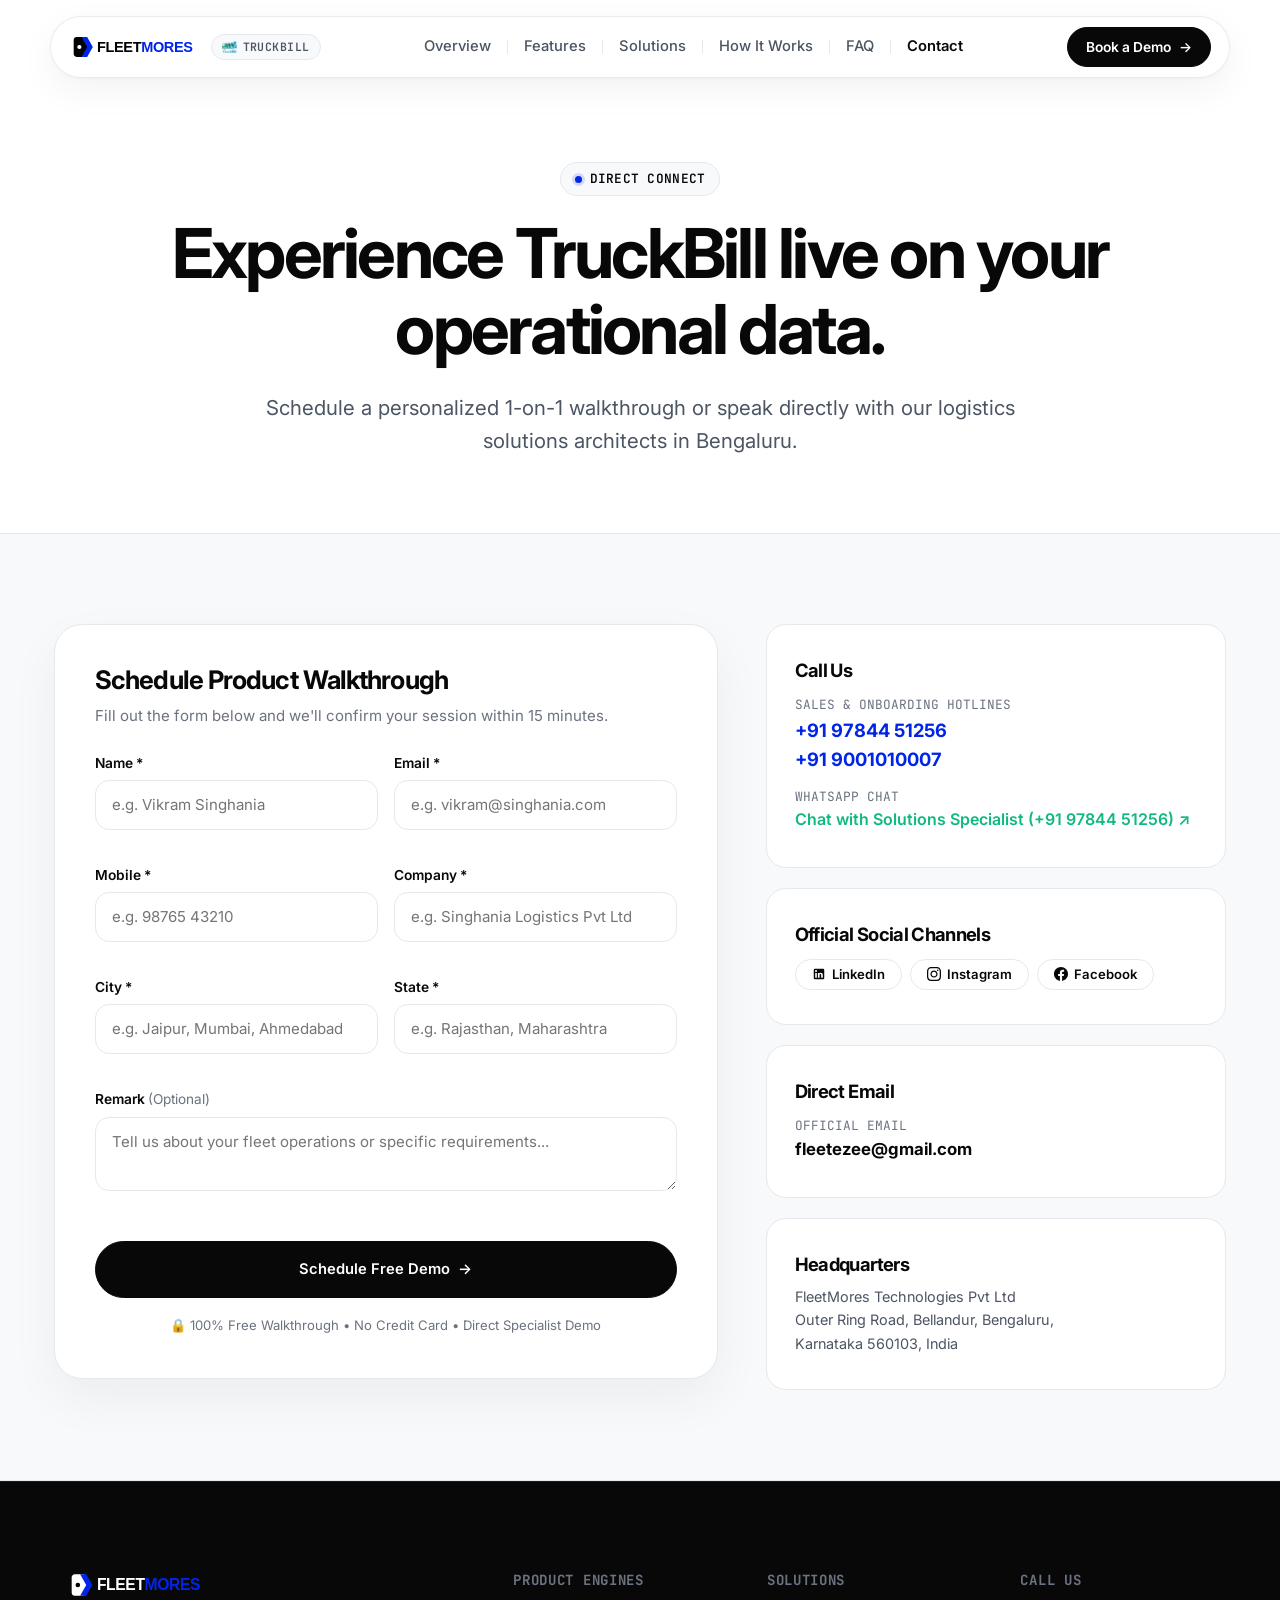
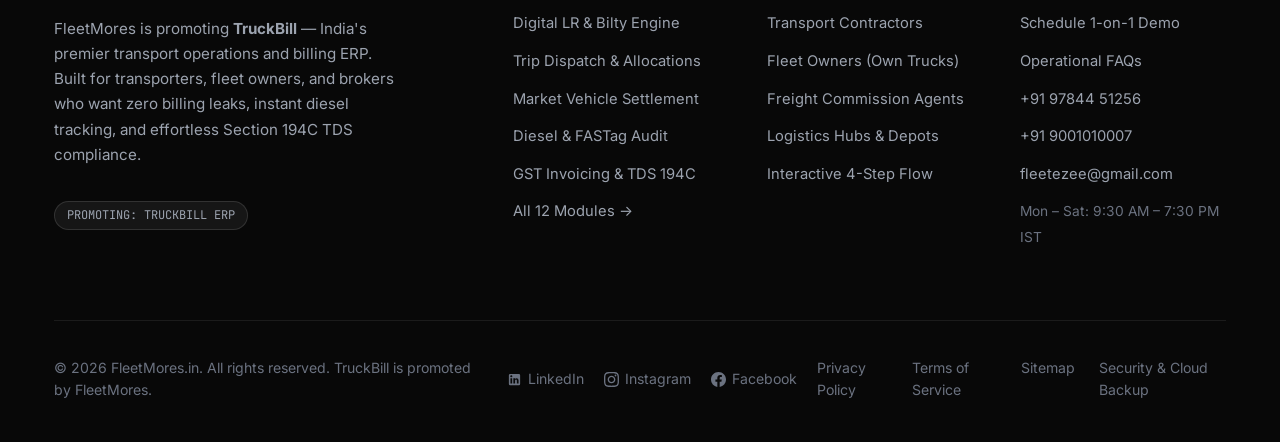
<file: contact.html>
<!DOCTYPE html>
<html lang="en-IN">
<head>
  <meta charset="UTF-8">
  <meta name="viewport" content="width=device-width, initial-scale=1.0, maximum-scale=5.0">
  <title>Book a Live TruckBill Demo & Contact Sales | FleetMores.in Bengaluru</title>
  <meta name="description" content="Schedule a 1-on-1 personalized live demonstration of TruckBill transport ERP. Speak with logistics software specialists in Bengaluru, India. Call +91 97844 51256.">
  <meta name="keywords" content="TruckBill demo, contact FleetMores, transport software consultation, logistics software Bengaluru, transport ERP support India">
  <meta name="author" content="FleetMores Technologies">
  
  <!-- Canonical & Alternate Links -->
  <link rel="canonical" href="https://fleetmores.in/contact.html">
  <link rel="alternate" hreflang="en-IN" href="https://fleetmores.in/contact.html">
  <link rel="alternate" hreflang="x-default" href="https://fleetmores.in/contact.html">

  <!-- Search & AI Engine Directives -->
  <meta name="robots" content="index, follow, max-image-preview:large, max-snippet:-1, max-video-preview:-1">
  <meta name="googlebot" content="index, follow, max-snippet:-1, max-image-preview:large">
  <meta name="bingbot" content="index, follow, max-snippet:-1, max-image-preview:large">

  <!-- Geographic & Indian Localization Metadata -->
  <meta name="geo.region" content="IN-KA">
  <meta name="geo.placename" content="Bengaluru">
  <meta name="geo.position" content="12.9237;77.6842">
  <meta name="ICBM" content="12.9237, 77.6842">
  <meta name="geo.country" content="IN">
  <meta name="audience" content="Transport Contractors, Fleet Owners, Logistics Agencies, Freight Brokers, India">

  <!-- Open Graph -->
  <meta property="og:type" content="website">
  <meta property="og:locale" content="en_IN">
  <meta property="og:site_name" content="FleetMores.in — Promoting TruckBill">
  <meta property="og:url" content="https://fleetmores.in/contact.html">
  <meta property="og:title" content="Book a Live TruckBill Demo & Contact Sales | FleetMores.in Bengaluru">
  <meta property="og:description" content="Schedule a 1-on-1 personalized live demonstration of TruckBill transport ERP. Speak with logistics software specialists in Bengaluru, India. Call +91 97844 51256.">
  <meta property="og:image" content="https://fleetmores.in/assets/images/dashboard-preview.png">
  <meta property="og:image:width" content="1200">
  <meta property="og:image:height" content="630">
  <meta property="og:image:alt" content="FleetMores promoting TruckBill Transport ERP">

  <!-- Twitter Card -->
  <meta name="twitter:card" content="summary_large_image">
  <meta name="twitter:site" content="@fleetmores">
  <meta name="twitter:title" content="Book a Live TruckBill Demo & Contact Sales | FleetMores.in Bengaluru">
  <meta name="twitter:description" content="Schedule a 1-on-1 personalized live demonstration of TruckBill transport ERP. Speak with logistics software specialists in Bengaluru, India. Call +91 97844 51256.">
  <meta name="twitter:image" content="https://fleetmores.in/assets/images/dashboard-preview.png">

  <!-- Favicon -->
  <link rel="icon" type="image/svg+xml" href="assets/images/fleetmores-logo.svg">

  <!-- CSS Dependencies -->
  <link rel="stylesheet" href="assets/css/bootstrap.min.css">
  <link rel="stylesheet" href="assets/css/neuralflow.css">

  <!-- Schema.org Structured Data -->
  <script type="application/ld+json">
{
  "@context": "https://schema.org",
  "@graph": [
    {
      "@type": "BreadcrumbList",
      "itemListElement": [
        {
          "@type": "ListItem",
          "position": 1,
          "name": "Home",
          "item": "https://fleetmores.in/"
        },
        {
          "@type": "ListItem",
          "position": 2,
          "name": "Contact",
          "item": "https://fleetmores.in/contact.html"
        }
      ]
    },
    {
      "@type": "ContactPage",
      "@id": "https://fleetmores.in/contact.html#page",
      "name": "Contact FleetMores & Book TruckBill Demo",
      "publisher": {
        "@type": "Organization",
        "name": "FleetMores Technologies",
        "url": "https://fleetmores.in/"
      }
    },
    {
      "@type": "LocalBusiness",
      "@id": "https://fleetmores.in/#localbusiness",
      "name": "FleetMores Technologies Pvt Ltd",
      "image": "https://fleetmores.in/assets/images/fleetmores-logo.svg",
      "telephone": "+91-97844-51256",
      "email": "fleetezee@gmail.com",
      "url": "https://fleetmores.in/",
      "address": {
        "@type": "PostalAddress",
        "streetAddress": "Outer Ring Road, Bellandur",
        "addressLocality": "Bengaluru",
        "addressRegion": "Karnataka",
        "postalCode": "560103",
        "addressCountry": "IN"
      },
      "geo": {
        "@type": "GeoCoordinates",
        "latitude": 12.9237,
        "longitude": 77.6842
      },
      "areaServed": "IN"
    }
  ]
}
  </script>
  <link rel="sitemap" type="application/xml" title="Sitemap" href="https://fleetmores.in/sitemap.xml">
  <link rel="manifest" href="https://fleetmores.in/site.webmanifest">
  <meta name="theme-color" content="#080808">
</head>
<body>
  <!-- FLOATING ISLAND BREADCRUMB NAVBAR (Neuralflow Signature) -->
  <header class="nf-nav-wrapper">
    <div class="nf-nav-island">
      <a href="index.html" class="nf-nav-brand" aria-label="FleetMores Home">
        <img src="assets/images/fleetmores-logo.svg" alt="FLEETMORES" class="nf-brand-logo" width="160" height="24">
        <span class="nf-product-pill">
          <img src="assets/images/truckbill-logo.png" alt="TruckBill" width="14" height="12">
          <span>TRUCKBILL</span>
        </span>
      </a>

      <nav aria-label="Primary Navigation">
        <ul class="nf-nav-links">
          <li><a href="index.html" class="">Overview</a></li>
          <li><span class="nf-nav-divider"></span></li>
          <li><a href="features.html" class="">Features</a></li>
          <li><span class="nf-nav-divider"></span></li>
          <li><a href="solutions.html" class="">Solutions</a></li>
          <li><span class="nf-nav-divider"></span></li>
          <li><a href="how-it-works.html" class="">How It Works</a></li>
          <li><span class="nf-nav-divider"></span></li>
          <li><a href="faq.html" class="">FAQ</a></li>
          <li><span class="nf-nav-divider"></span></li>
          <li><a href="contact.html" class="active">Contact</a></li>
        </ul>
      </nav>

      <div class="nf-nav-actions">
        <button class="btn-nf btn-nf-primary btn-nf-sm" data-open-demo>
          <span>Book a Demo</span> <span class="btn-arrow">→</span>
        </button>
        <button class="nf-hamburger" id="nfHamburgerBtn" aria-label="Toggle navigation menu">
          <span></span>
          <span></span>
          <span></span>
        </button>
      </div>
    </div>
  </header>

  <!-- Mobile Drawer -->
  <div class="nf-drawer-overlay" id="nfDrawerOverlay"></div>
  <div class="nf-mobile-drawer" id="nfMobileDrawer">
    <div>
      <div style="display: flex; align-items: center; justify-content: space-between;">
        <img src="assets/images/fleetmores-logo.svg" alt="FLEETMORES" width="140" height="22">
        <button class="nf-modal-close" id="nfDrawerCloseBtn" style="position: static;" aria-label="Close Menu">✕</button>
      </div>
      <ul class="nf-drawer-links">
        <li><a href="index.html"><span>Overview</span> <span>→</span></a></li>
        <li><a href="features.html"><span>12 Specialized Engines</span> <span>→</span></a></li>
        <li><a href="solutions.html"><span>Segment Solutions</span> <span>→</span></a></li>
        <li><a href="how-it-works.html"><span>How It Works</span> <span>→</span></a></li>
        <li><a href="faq.html"><span>FAQ</span> <span>→</span></a></li>
        <li><a href="contact.html"><span>Contact & Schedule</span> <span>→</span></a></li>
      </ul>
    </div>
    <div>
      <button class="btn-nf btn-nf-primary w-100 py-3" data-open-demo>
        <span>Book a Live Demo</span> <span class="btn-arrow">→</span>
      </button>
    </div>
  </div>


  <main>
    <section class="nf-hero" style="padding-bottom: 40px;">
      <div class="container-nf">
        <div class="nf-pill-badge">
          <span class="nf-pill-dot"></span>
          <span>DIRECT CONNECT</span>
        </div>
        <h1 class="nf-hero-title">
          Experience TruckBill live on your operational data.
        </h1>
        <p class="nf-hero-desc">
          Schedule a personalized 1-on-1 walkthrough or speak directly with our logistics solutions architects in Bengaluru.
        </p>
      </div>
    </section>

    <!-- CONTACT FORM & INFO -->
    <section class="nf-section nf-section-offwhite">
      <div class="container-nf">
        <div class="row g-5">
          <!-- Form -->
          <div class="col-12 col-lg-7">
            <div class="nf-calculator-box">
              <h2 style="font-size: 1.6rem; margin-bottom: 8px;">Schedule Product Walkthrough</h2>
              <p style="color: #6B7280; font-size: 0.94rem; margin-bottom: 24px;">
                Fill out the form below and we'll confirm your session within 15 minutes.
              </p>

                            <form id="contactPageForm" onsubmit="return handleDemoSubmit(event);">
                <div class="row g-3">
                  <div class="col-12 col-md-6">
                    <div class="nf-form-group">
                      <label class="nf-form-label" for="pageDemoName">Name *</label>
                      <input type="text" class="nf-form-input" id="pageDemoName" name="name" required placeholder="e.g. Vikram Singhania" autocomplete="name">
                    </div>
                  </div>
                  <div class="col-12 col-md-6">
                    <div class="nf-form-group">
                      <label class="nf-form-label" for="pageDemoEmail">Email *</label>
                      <input type="email" class="nf-form-input" id="pageDemoEmail" name="email" required placeholder="e.g. vikram@singhania.com" autocomplete="email">
                    </div>
                  </div>
                  <div class="col-12 col-md-6">
                    <div class="nf-form-group">
                      <label class="nf-form-label" for="pageDemoPhone">Mobile *</label>
                      <input type="tel" class="nf-form-input" id="pageDemoPhone" name="phone" required placeholder="e.g. 98765 43210" autocomplete="tel">
                    </div>
                  </div>
                  <div class="col-12 col-md-6">
                    <div class="nf-form-group">
                      <label class="nf-form-label" for="pageDemoCompany">Company *</label>
                      <input type="text" class="nf-form-input" id="pageDemoCompany" name="company" required placeholder="e.g. Singhania Logistics Pvt Ltd" autocomplete="organization">
                    </div>
                  </div>
                  <div class="col-12 col-md-6">
                    <div class="nf-form-group">
                      <label class="nf-form-label" for="pageDemoCity">City *</label>
                      <input type="text" class="nf-form-input" id="pageDemoCity" name="city" required placeholder="e.g. Jaipur, Mumbai, Ahmedabad" autocomplete="address-level2">
                    </div>
                  </div>
                  <div class="col-12 col-md-6">
                    <div class="nf-form-group">
                      <label class="nf-form-label" for="pageDemoState">State *</label>
                      <input type="text" class="nf-form-input" id="pageDemoState" name="state" required placeholder="e.g. Rajasthan, Maharashtra" autocomplete="address-level1">
                    </div>
                  </div>
                  <div class="col-12">
                    <div class="nf-form-group">
                      <label class="nf-form-label" for="pageDemoRemark">Remark <span style="font-weight: 400; color: var(--nf-text-muted); font-size: 0.85rem;">(Optional)</span></label>
                      <textarea class="nf-form-input" id="pageDemoRemark" name="remark" rows="2" placeholder="Tell us about your fleet operations or specific requirements..." style="min-height: 70px; resize: vertical;"></textarea>
                    </div>
                  </div>
                </div>

                <div style="margin-top: 24px;">
                  <button type="submit" class="btn-nf btn-nf-primary w-100 py-3">
                    <span>Schedule Free Demo</span> <span class="btn-arrow">→</span>
                  </button>
                </div>

                <div style="text-align: center; margin-top: 14px;">
                  <span style="font-size: 0.82rem; color: var(--nf-text-muted);">
                    🔒 100% Free Walkthrough • No Credit Card • Direct Specialist Demo
                  </span>
                </div>
              </form>
            </div>
          </div>

          <!-- Cards -->
          <div class="col-12 col-lg-5">
            <div style="display: flex; flex-direction: column; gap: 20px;">
              <div class="nf-bento-card">
                <h3 style="font-size: 1.15rem; margin-bottom: 14px;">Call Us</h3>
                <div style="margin-bottom: 12px;">
                  <div style="font-size: 0.8rem; color: #6B7280; font-family: var(--font-mono);">SALES & ONBOARDING HOTLINES</div>
                  <div><a href="tel:+919784451256" style="font-size: 1.15rem; font-weight: 700; color: #0025E9;">+91 97844 51256</a></div>
                  <div><a href="tel:+919001010007" style="font-size: 1.15rem; font-weight: 700; color: #0025E9;">+91 9001010007</a></div>
                </div>
                <div>
                  <div style="font-size: 0.8rem; color: #6B7280; font-family: var(--font-mono);">WHATSAPP CHAT</div>
                  <a href="https://wa.me/919784451256?text=Hello%20FleetMores%20team%2C%20I%20am%20interested%20in%20TruckBill%20ERP%20demo" target="_blank" rel="noopener" style="font-weight: 600; color: #10B981;">Chat with Solutions Specialist (+91 97844 51256) ↗</a>
                </div>
              </div>

              <!-- Social Links Bento Card -->
              <div class="nf-bento-card">
                <h3 style="font-size: 1.15rem; margin-bottom: 14px;">Official Social Channels</h3>
                <div style="display: flex; flex-wrap: wrap; gap: 8px;">
                  <a href="https://www.linkedin.com/showcase/truckbill/" target="_blank" rel="noopener" class="btn-nf btn-nf-secondary py-1 px-3" style="font-size: 0.82rem; display: inline-flex; align-items: center; gap: 6px;">
                    <svg width="14" height="14" viewBox="0 0 24 24" fill="currentColor"><path d="M19 3a2 2 0 0 1 2 2v14a2 2 0 0 1-2 2H5a2 2 0 0 1-2-2V5a2 2 0 0 1 2-2h14m-.5 15.5v-5.3a3.26 3.26 0 0 0-3.26-3.26c-.85 0-1.84.52-2.28 1.3v-1.11h-2.79v8.37h2.79v-4.93c0-.77.62-1.4 1.39-1.4a1.4 1.4 0 0 1 1.4 1.4v4.93h2.75M6.88 8.56a1.68 1.68 0 0 0 1.68-1.68c0-.93-.75-1.69-1.68-1.69a1.69 1.69 0 0 0-1.69 1.69c0 .93.76 1.68 1.69 1.68m1.39 9.94v-8.37H5.5v8.37h2.77z"/></svg>
                    LinkedIn
                  </a>
                  <a href="https://www.instagram.com/truckbill.in/" target="_blank" rel="noopener" class="btn-nf btn-nf-secondary py-1 px-3" style="font-size: 0.82rem; display: inline-flex; align-items: center; gap: 6px;">
                    <svg width="14" height="14" viewBox="0 0 24 24" fill="currentColor"><path d="M12 2.163c3.204 0 3.584.012 4.85.07 3.252.148 4.771 1.691 4.919 4.919.058 1.265.069 1.645.069 4.849 0 3.205-.012 3.584-.069 4.849-.149 3.225-1.664 4.771-4.919 4.919-1.266.058-1.644.07-4.85.07-3.204 0-3.584-.012-4.849-.07-3.26-.149-4.771-1.699-4.919-4.92-.058-1.265-.07-1.644-.07-4.849 0-3.204.013-3.583.07-4.849.149-3.227 1.664-4.771 4.919-4.919 1.266-.057 1.645-.069 4.849-.069zm0-2.163c-3.259 0-3.667.014-4.947.072-4.358.2-6.78 2.618-6.98 6.98-.059 1.281-.073 1.689-.073 4.948 0 3.259.014 3.668.072 4.948.2 4.358 2.618 6.78 6.98 6.98 1.281.058 1.689.072 4.948.072 3.259 0 3.668-.014 4.948-.072 4.354-.2 6.782-2.618 6.979-6.98.059-1.28.073-1.689.073-4.948 0-3.259-.014-3.667-.072-4.947-.196-4.354-2.617-6.78-6.979-6.98-1.281-.059-1.69-.073-4.949-.073zm0 5.838c-3.403 0-6.162 2.759-6.162 6.162s2.759 6.163 6.162 6.163 6.162-2.759 6.162-6.163c0-3.403-2.759-6.162-6.162-6.162zm0 10.162c-2.209 0-4-1.79-4-4 0-2.209 1.791-4 4-4s4 1.791 4 4c0 2.21-1.791 4-4 4zm6.406-11.845c-.796 0-1.441.645-1.441 1.44s.645 1.44 1.441 1.44c.795 0 1.439-.645 1.439-1.44s-.644-1.44-1.439-1.44z"/></svg>
                    Instagram
                  </a>
                  <a href="https://www.facebook.com/profile.php?id=61593975432299" target="_blank" rel="noopener" class="btn-nf btn-nf-secondary py-1 px-3" style="font-size: 0.82rem; display: inline-flex; align-items: center; gap: 6px;">
                    <svg width="14" height="14" viewBox="0 0 24 24" fill="currentColor"><path d="M24 12.073c0-6.627-5.373-12-12-12s-12 5.373-12 12c0 5.99 4.388 10.954 10.125 11.854v-8.385H7.078v-3.47h3.047V9.43c0-3.007 1.792-4.669 4.533-4.669 1.312 0 2.686.235 2.686.235v2.953H15.83c-1.491 0-1.956.925-1.956 1.874v2.25h3.328l-.532 3.47h-2.796v8.385C19.612 23.027 24 18.062 24 12.073z"/></svg>
                    Facebook
                  </a>
                </div>
              </div>

              <div class="nf-bento-card">
                <h3 style="font-size: 1.15rem; margin-bottom: 14px;">Direct Email</h3>
                <div>
                  <div style="font-size: 0.8rem; color: #6B7280; font-family: var(--font-mono);">OFFICIAL EMAIL</div>
                  <a href="mailto:fleetezee@gmail.com" style="font-size: 1.05rem; font-weight: 700;">fleetezee@gmail.com</a>
                </div>
              </div>

              <div class="nf-bento-card">
                <h3 style="font-size: 1.15rem; margin-bottom: 10px;">Headquarters</h3>
                <p style="font-size: 0.9rem; color: #4B5563; line-height: 1.6; margin: 0;">
                  FleetMores Technologies Pvt Ltd<br>
                  Outer Ring Road, Bellandur, Bengaluru,<br>
                  Karnataka 560103, India
                </p>
              </div>
            </div>
          </div>
        </div>
      </div>
    </section>
  </main>

  <!-- FOOTER (Neuralflow Deep Onyx Minimalist) -->
  <footer class="nf-footer">
    <div class="container-nf">
      <div class="nf-footer-grid">
        <div>
          <a href="index.html" aria-label="FleetMores Home">
            <img src="assets/images/fleetmores-logo-dark.svg" alt="FLEETMORES" width="170" height="26">
          </a>
          <p class="nf-footer-brand-bio">
            FleetMores is promoting <strong>TruckBill</strong> — India's premier transport operations and billing ERP. Built for transporters, fleet owners, and brokers who want zero billing leaks, instant diesel tracking, and effortless Section 194C TDS compliance.
          </p>
          <div style="margin-top: 18px; display: inline-flex; align-items: center; gap: 8px; padding: 4px 12px; border-radius: var(--radius-pill); background: rgba(255,255,255,0.06); border: 1px solid rgba(255,255,255,0.12); font-family: var(--font-mono); font-size: 0.75rem; color: #9CA3AF;">
            <span>PROMOTING: TRUCKBILL ERP</span>
          </div>
        </div>

        <div>
          <h4 class="nf-footer-col-title">Product Engines</h4>
          <ul class="nf-footer-links">
            <li><a href="features.html#lr-billing">Digital LR & Bilty Engine</a></li>
            <li><a href="features.html#dispatch">Trip Dispatch & Allocations</a></li>
            <li><a href="features.html#broker">Market Vehicle Settlement</a></li>
            <li><a href="features.html#diesel">Diesel & FASTag Audit</a></li>
            <li><a href="features.html#invoicing">GST Invoicing & TDS 194C</a></li>
            <li><a href="features.html">All 12 Modules →</a></li>
          </ul>
        </div>

        <div>
          <h4 class="nf-footer-col-title">Solutions</h4>
          <ul class="nf-footer-links">
            <li><a href="solutions.html#contractors">Transport Contractors</a></li>
            <li><a href="solutions.html#fleet-owners">Fleet Owners (Own Trucks)</a></li>
            <li><a href="solutions.html#brokers">Freight Commission Agents</a></li>
            <li><a href="solutions.html#logistics">Logistics Hubs & Depots</a></li>
            <li><a href="how-it-works.html">Interactive 4-Step Flow</a></li>
          </ul>
        </div>

        <div>
          <h4 class="nf-footer-col-title">Call Us</h4>
          <ul class="nf-footer-links">
            <li><a href="contact.html">Schedule 1-on-1 Demo</a></li>
            <li><a href="faq.html">Operational FAQs</a></li>
            <li><a href="tel:+919784451256">+91 97844 51256</a></li>
            <li><a href="tel:+919001010007">+91 9001010007</a></li>
            <li><a href="mailto:fleetezee@gmail.com">fleetezee@gmail.com</a></li>
            <li><span style="color: var(--nf-dark-text-muted); font-size: 0.86rem;">Mon – Sat: 9:30 AM – 7:30 PM IST</span></li>
          </ul>
        </div>
      </div>

      <div class="nf-footer-bottom">
        <div>
          © 2026 FleetMores.in. All rights reserved. TruckBill is promoted by FleetMores.
        </div>
        <div style="display: flex; align-items: center; gap: 20px;">
          <a href="https://www.linkedin.com/showcase/truckbill/" target="_blank" rel="noopener" aria-label="LinkedIn" style="display: inline-flex; align-items: center; gap: 6px; color: var(--nf-dark-text-muted); font-size: 0.88rem; text-decoration: none;">
            <svg width="15" height="15" viewBox="0 0 24 24" fill="currentColor"><path d="M19 3a2 2 0 0 1 2 2v14a2 2 0 0 1-2 2H5a2 2 0 0 1-2-2V5a2 2 0 0 1 2-2h14m-.5 15.5v-5.3a3.26 3.26 0 0 0-3.26-3.26c-.85 0-1.84.52-2.28 1.3v-1.11h-2.79v8.37h2.79v-4.93c0-.77.62-1.4 1.39-1.4a1.4 1.4 0 0 1 1.4 1.4v4.93h2.75M6.88 8.56a1.68 1.68 0 0 0 1.68-1.68c0-.93-.75-1.69-1.68-1.69a1.69 1.69 0 0 0-1.69 1.69c0 .93.76 1.68 1.69 1.68m1.39 9.94v-8.37H5.5v8.37h2.77z"/></svg>
            <span>LinkedIn</span>
          </a>
          <a href="https://www.instagram.com/truckbill.in/" target="_blank" rel="noopener" aria-label="Instagram" style="display: inline-flex; align-items: center; gap: 6px; color: var(--nf-dark-text-muted); font-size: 0.88rem; text-decoration: none;">
            <svg width="15" height="15" viewBox="0 0 24 24" fill="currentColor"><path d="M12 2.163c3.204 0 3.584.012 4.85.07 3.252.148 4.771 1.691 4.919 4.919.058 1.265.069 1.645.069 4.849 0 3.205-.012 3.584-.069 4.849-.149 3.225-1.664 4.771-4.919 4.919-1.266.058-1.644.07-4.85.07-3.204 0-3.584-.012-4.849-.07-3.26-.149-4.771-1.699-4.919-4.92-.058-1.265-.07-1.644-.07-4.849 0-3.204.013-3.583.07-4.849.149-3.227 1.664-4.771 4.919-4.919 1.266-.057 1.645-.069 4.849-.069zm0-2.163c-3.259 0-3.667.014-4.947.072-4.358.2-6.78 2.618-6.98 6.98-.059 1.281-.073 1.689-.073 4.948 0 3.259.014 3.668.072 4.948.2 4.358 2.618 6.78 6.98 6.98 1.281.058 1.689.072 4.948.072 3.259 0 3.668-.014 4.948-.072 4.354-.2 6.782-2.618 6.979-6.98.059-1.28.073-1.689.073-4.948 0-3.259-.014-3.667-.072-4.947-.196-4.354-2.617-6.78-6.979-6.98-1.281-.059-1.69-.073-4.949-.073zm0 5.838c-3.403 0-6.162 2.759-6.162 6.162s2.759 6.163 6.162 6.163 6.162-2.759 6.162-6.163c0-3.403-2.759-6.162-6.162-6.162zm0 10.162c-2.209 0-4-1.79-4-4 0-2.209 1.791-4 4-4s4 1.791 4 4c0 2.21-1.791 4-4 4zm6.406-11.845c-.796 0-1.441.645-1.441 1.44s.645 1.44 1.441 1.44c.795 0 1.439-.645 1.439-1.44s-.644-1.44-1.439-1.44z"/></svg>
            <span>Instagram</span>
          </a>
          <a href="https://www.facebook.com/profile.php?id=61593975432299" target="_blank" rel="noopener" aria-label="Facebook" style="display: inline-flex; align-items: center; gap: 6px; color: var(--nf-dark-text-muted); font-size: 0.88rem; text-decoration: none;">
            <svg width="15" height="15" viewBox="0 0 24 24" fill="currentColor"><path d="M24 12.073c0-6.627-5.373-12-12-12s-12 5.373-12 12c0 5.99 4.388 10.954 10.125 11.854v-8.385H7.078v-3.47h3.047V9.43c0-3.007 1.792-4.669 4.533-4.669 1.312 0 2.686.235 2.686.235v2.953H15.83c-1.491 0-1.956.925-1.956 1.874v2.25h3.328l-.532 3.47h-2.796v8.385C19.612 23.027 24 18.062 24 12.073z"/></svg>
            <span>Facebook</span>
          </a>
        </div>
        <div style="display: flex; gap: 24px;">
          <a href="contact.html">Privacy Policy</a>
          <a href="contact.html">Terms of Service</a>
          <a href="sitemap.html">Sitemap</a>
          <a href="contact.html">Security & Cloud Backup</a>
        </div>
      </div>
    </div>
  </footer>

  <!-- DEMO BOOKING MODAL -->
  <div class="nf-modal-overlay" id="nfDemoModal" role="dialog" aria-modal="true" aria-labelledby="modalTitle">
    <div class="nf-modal-card">
      <button class="nf-modal-close" data-close-demo aria-label="Close Modal">✕</button>
      <div style="margin-bottom: 24px;">
        <span class="nf-pill-badge" style="margin-bottom: 12px;">
          <span class="nf-pill-dot"></span>
          <span>1-ON-1 LIVE WALKTHROUGH</span>
        </span>
        <h3 id="modalTitle" style="font-size: 1.5rem; margin-bottom: 6px;">Experience TruckBill in Action</h3>
        <p style="font-size: 0.94rem; color: var(--nf-text-secondary); margin: 0;">
          See how 500+ Indian transport hubs cut billing time by 70% and eliminate advance leakage.
        </p>
      </div>

            <form id="demoBookingForm" onsubmit="return handleDemoSubmit(event);">
        <div class="row g-3">
          <div class="col-12 col-md-6">
            <div class="nf-form-group">
              <label class="nf-form-label" for="demoName">Name *</label>
              <input type="text" class="nf-form-input" id="demoName" name="name" required placeholder="e.g. Rajesh Sharma" autocomplete="name">
            </div>
          </div>
          <div class="col-12 col-md-6">
            <div class="nf-form-group">
              <label class="nf-form-label" for="demoEmail">Email *</label>
              <input type="email" class="nf-form-input" id="demoEmail" name="email" required placeholder="e.g. rajesh@company.com" autocomplete="email">
            </div>
          </div>
          <div class="col-12 col-md-6">
            <div class="nf-form-group">
              <label class="nf-form-label" for="demoPhone">Mobile *</label>
              <input type="tel" class="nf-form-input" id="demoPhone" name="phone" required placeholder="e.g. 98765 43210" autocomplete="tel">
            </div>
          </div>
          <div class="col-12 col-md-6">
            <div class="nf-form-group">
              <label class="nf-form-label" for="demoCompany">Company *</label>
              <input type="text" class="nf-form-input" id="demoCompany" name="company" required placeholder="e.g. Sharma Roadways Pvt Ltd" autocomplete="organization">
            </div>
          </div>
          <div class="col-12 col-md-6">
            <div class="nf-form-group">
              <label class="nf-form-label" for="demoCity">City *</label>
              <input type="text" class="nf-form-input" id="demoCity" name="city" required placeholder="e.g. Jaipur, Mumbai, Ahmedabad" autocomplete="address-level2">
            </div>
          </div>
          <div class="col-12 col-md-6">
            <div class="nf-form-group">
              <label class="nf-form-label" for="demoState">State *</label>
              <input type="text" class="nf-form-input" id="demoState" name="state" required placeholder="e.g. Rajasthan, Maharashtra" autocomplete="address-level1">
            </div>
          </div>
          <div class="col-12">
            <div class="nf-form-group">
              <label class="nf-form-label" for="demoRemark">Remark <span style="font-weight: 400; color: var(--nf-text-muted); font-size: 0.85rem;">(Optional)</span></label>
              <textarea class="nf-form-input" id="demoRemark" name="remark" rows="2" placeholder="Any specific requirements or notes (optional)" style="min-height: 70px; resize: vertical;"></textarea>
            </div>
          </div>
        </div>

        <div style="margin-top: 20px;">
          <button type="submit" class="btn-nf btn-nf-primary w-100 py-3" id="demoSubmitBtn">
            <span>Schedule Free Demo</span> <span class="btn-arrow">→</span>
          </button>
        </div>

        <div style="text-align: center; margin-top: 14px;">
          <span style="font-size: 0.82rem; color: var(--nf-text-muted);">
            🔒 100% Free • No Credit Card • Call us: <a href="tel:+919784451256" style="color: var(--nf-black); font-weight: 600;">+91 97844 51256</a> / <a href="tel:+919001010007" style="color: var(--nf-black); font-weight: 600;">+91 9001010007</a>
          </span>
        </div>
      </form>
    </div>
  </div>

  <!-- Mobile Sticky Bottom CTA -->
  <div class="nf-mobile-sticky-cta">
    <button class="btn-nf btn-nf-primary w-100 py-3" data-open-demo>
      <span>Book a Live Demo</span> <span class="btn-arrow">→</span>
    </button>
  </div>

  <!-- Scripts -->
  <script src="assets/js/interactive.js"></script>

</body>
</html>
</file>
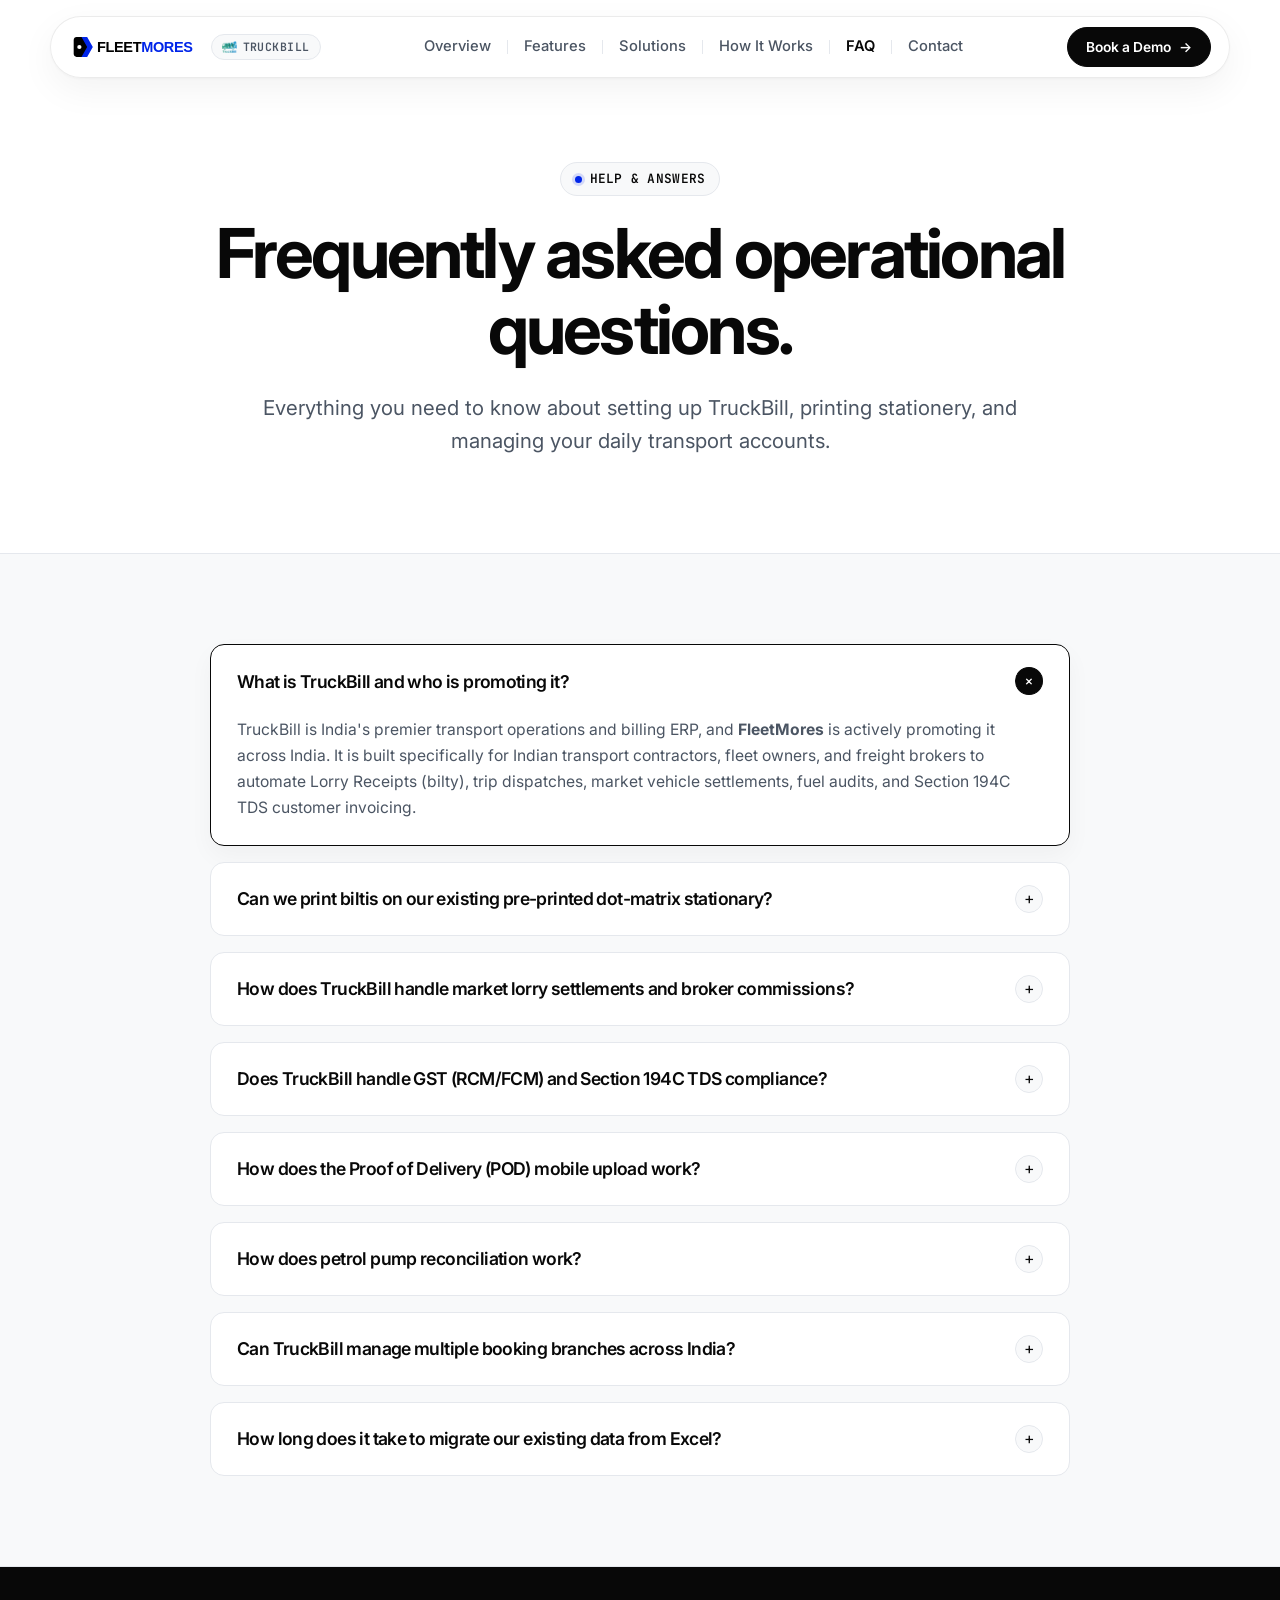
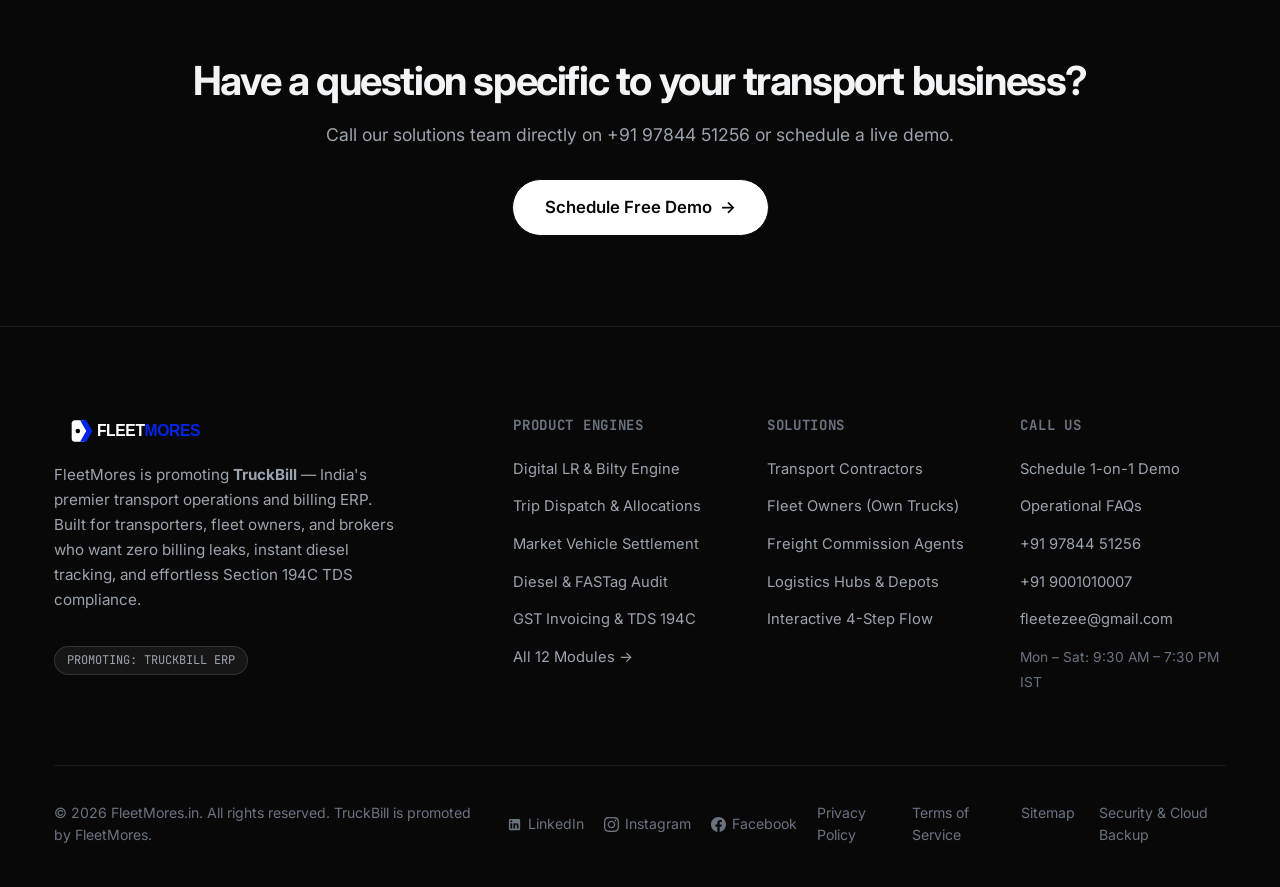
<file: faq.html>
<!DOCTYPE html>
<html lang="en-IN">
<head>
  <meta charset="UTF-8">
  <meta name="viewport" content="width=device-width, initial-scale=1.0, maximum-scale=5.0">
  <title>Frequently Asked Questions — TruckBill Transport ERP & Billing | FleetMores.in</title>
  <meta name="description" content="Find answers to common questions about TruckBill transport ERP, custom pre-printed LR stationery, market broker settlements, Section 194C TDS, WhatsApp sharing, and data security.">
  <meta name="keywords" content="Transport ERP FAQ, TruckBill questions, LR printing software questions, Section 194C TDS transport FAQ, transport software India">
  <meta name="author" content="FleetMores Technologies">
  
  <!-- Canonical & Alternate Links -->
  <link rel="canonical" href="https://fleetmores.in/faq.html">
  <link rel="alternate" hreflang="en-IN" href="https://fleetmores.in/faq.html">
  <link rel="alternate" hreflang="x-default" href="https://fleetmores.in/faq.html">

  <!-- Search & AI Engine Directives -->
  <meta name="robots" content="index, follow, max-image-preview:large, max-snippet:-1, max-video-preview:-1">
  <meta name="googlebot" content="index, follow, max-snippet:-1, max-image-preview:large">
  <meta name="bingbot" content="index, follow, max-snippet:-1, max-image-preview:large">

  <!-- Geographic & Indian Localization Metadata -->
  <meta name="geo.region" content="IN-KA">
  <meta name="geo.placename" content="Bengaluru">
  <meta name="geo.position" content="12.9237;77.6842">
  <meta name="ICBM" content="12.9237, 77.6842">
  <meta name="geo.country" content="IN">
  <meta name="audience" content="Transport Contractors, Fleet Owners, Logistics Agencies, Freight Brokers, India">

  <!-- Open Graph -->
  <meta property="og:type" content="website">
  <meta property="og:locale" content="en_IN">
  <meta property="og:site_name" content="FleetMores.in — Promoting TruckBill">
  <meta property="og:url" content="https://fleetmores.in/faq.html">
  <meta property="og:title" content="Frequently Asked Questions — TruckBill Transport ERP & Billing | FleetMores.in">
  <meta property="og:description" content="Find answers to common questions about TruckBill transport ERP, custom pre-printed LR stationery, market broker settlements, Section 194C TDS, WhatsApp sharing, and data security.">
  <meta property="og:image" content="https://fleetmores.in/assets/images/dashboard-preview.png">
  <meta property="og:image:width" content="1200">
  <meta property="og:image:height" content="630">
  <meta property="og:image:alt" content="FleetMores promoting TruckBill Transport ERP">

  <!-- Twitter Card -->
  <meta name="twitter:card" content="summary_large_image">
  <meta name="twitter:site" content="@fleetmores">
  <meta name="twitter:title" content="Frequently Asked Questions — TruckBill Transport ERP & Billing | FleetMores.in">
  <meta name="twitter:description" content="Find answers to common questions about TruckBill transport ERP, custom pre-printed LR stationery, market broker settlements, Section 194C TDS, WhatsApp sharing, and data security.">
  <meta name="twitter:image" content="https://fleetmores.in/assets/images/dashboard-preview.png">

  <!-- Favicon -->
  <link rel="icon" type="image/svg+xml" href="assets/images/fleetmores-logo.svg">

  <!-- CSS Dependencies -->
  <link rel="stylesheet" href="assets/css/bootstrap.min.css">
  <link rel="stylesheet" href="assets/css/neuralflow.css">

  <!-- Schema.org Structured Data -->
  <script type="application/ld+json">
{
  "@context": "https://schema.org",
  "@graph": [
    {
      "@type": "BreadcrumbList",
      "itemListElement": [
        {
          "@type": "ListItem",
          "position": 1,
          "name": "Home",
          "item": "https://fleetmores.in/"
        },
        {
          "@type": "ListItem",
          "position": 2,
          "name": "FAQ",
          "item": "https://fleetmores.in/faq.html"
        }
      ]
    },
    {
      "@type": "FAQPage",
      "mainEntity": [
        {
          "@type": "Question",
          "name": "What is TruckBill and who is promoting it?",
          "acceptedAnswer": {
            "@type": "Answer",
            "text": "TruckBill is India's premier transport operations and billing ERP, and FleetMores is promoting it. It automates digital LRs, market lorry vouchers, diesel pump audits, and Section 194C TDS invoicing."
          }
        },
        {
          "@type": "Question",
          "name": "Can we print LRs on our company's existing pre-printed stationery?",
          "acceptedAnswer": {
            "@type": "Answer",
            "text": "Yes, TruckBill features a customizable dot-matrix and laser print layout configurator that aligns perfectly with your existing multi-copy pre-printed bilty formats."
          }
        },
        {
          "@type": "Question",
          "name": "How does TruckBill handle market lorry settlements?",
          "acceptedAnswer": {
            "@type": "Answer",
            "text": "TruckBill calculates customer freight rates versus lorry hire rates side by side, auto-deducting diesel slips, cash advances, and Section 194C TDS before voucher settlement."
          }
        },
        {
          "@type": "Question",
          "name": "Does TruckBill support Section 194C TDS and GST compliance?",
          "acceptedAnswer": {
            "@type": "Answer",
            "text": "Yes, TruckBill automatically calculates Section 194C TDS (1% or 2%), tracks Pan-10 truck declaration exemptions, and generates RCM/FCM compliant GST invoices."
          }
        },
        {
          "@type": "Question",
          "name": "How does diesel pump reconciliation work?",
          "acceptedAnswer": {
            "@type": "Answer",
            "text": "Record pump credit slips against specific trips and reconcile monthly fuel statements from IOCL, BPCL, HPCL against route mileage to prevent fuel theft."
          }
        },
        {
          "@type": "Question",
          "name": "Can drivers upload Proof of Delivery (POD) from their phones?",
          "acceptedAnswer": {
            "@type": "Answer",
            "text": "Yes, drivers can submit clear photos of the physically stamped receiving POD via smartphone or WhatsApp to enable immediate customer billing."
          }
        },
        {
          "@type": "Question",
          "name": "Can TruckBill manage multiple booking branches across India?",
          "acceptedAnswer": {
            "@type": "Answer",
            "text": "Yes, TruckBill's multi-branch architecture allows booking branches, transshipment hubs, and delivery offices to operate with distinct LR series while providing centralized visibility to Head Office."
          }
        },
        {
          "@type": "Question",
          "name": "Is our transport data secure and backed up on cloud?",
          "acceptedAnswer": {
            "@type": "Answer",
            "text": "TruckBill runs on enterprise cloud infrastructure with automated hourly backups and 256-bit SSL encryption. Role-based permissions prevent unauthorized ledger access."
          }
        }
      ]
    }
  ]
}
  </script>
  <link rel="sitemap" type="application/xml" title="Sitemap" href="https://fleetmores.in/sitemap.xml">
  <link rel="manifest" href="https://fleetmores.in/site.webmanifest">
  <meta name="theme-color" content="#080808">
</head>
<body>
  <!-- FLOATING ISLAND BREADCRUMB NAVBAR (Neuralflow Signature) -->
  <header class="nf-nav-wrapper">
    <div class="nf-nav-island">
      <a href="index.html" class="nf-nav-brand" aria-label="FleetMores Home">
        <img src="assets/images/fleetmores-logo.svg" alt="FLEETMORES" class="nf-brand-logo" width="160" height="24">
        <span class="nf-product-pill">
          <img src="assets/images/truckbill-logo.png" alt="TruckBill" width="14" height="12">
          <span>TRUCKBILL</span>
        </span>
      </a>

      <nav aria-label="Primary Navigation">
        <ul class="nf-nav-links">
          <li><a href="index.html" class="">Overview</a></li>
          <li><span class="nf-nav-divider"></span></li>
          <li><a href="features.html" class="">Features</a></li>
          <li><span class="nf-nav-divider"></span></li>
          <li><a href="solutions.html" class="">Solutions</a></li>
          <li><span class="nf-nav-divider"></span></li>
          <li><a href="how-it-works.html" class="">How It Works</a></li>
          <li><span class="nf-nav-divider"></span></li>
          <li><a href="faq.html" class="active">FAQ</a></li>
          <li><span class="nf-nav-divider"></span></li>
          <li><a href="contact.html" class="">Contact</a></li>
        </ul>
      </nav>

      <div class="nf-nav-actions">
        <button class="btn-nf btn-nf-primary btn-nf-sm" data-open-demo>
          <span>Book a Demo</span> <span class="btn-arrow">→</span>
        </button>
        <button class="nf-hamburger" id="nfHamburgerBtn" aria-label="Toggle navigation menu">
          <span></span>
          <span></span>
          <span></span>
        </button>
      </div>
    </div>
  </header>

  <!-- Mobile Drawer -->
  <div class="nf-drawer-overlay" id="nfDrawerOverlay"></div>
  <div class="nf-mobile-drawer" id="nfMobileDrawer">
    <div>
      <div style="display: flex; align-items: center; justify-content: space-between;">
        <img src="assets/images/fleetmores-logo.svg" alt="FLEETMORES" width="140" height="22">
        <button class="nf-modal-close" id="nfDrawerCloseBtn" style="position: static;" aria-label="Close Menu">✕</button>
      </div>
      <ul class="nf-drawer-links">
        <li><a href="index.html"><span>Overview</span> <span>→</span></a></li>
        <li><a href="features.html"><span>12 Specialized Engines</span> <span>→</span></a></li>
        <li><a href="solutions.html"><span>Segment Solutions</span> <span>→</span></a></li>
        <li><a href="how-it-works.html"><span>How It Works</span> <span>→</span></a></li>
        <li><a href="faq.html"><span>FAQ</span> <span>→</span></a></li>
        <li><a href="contact.html"><span>Contact & Schedule</span> <span>→</span></a></li>
      </ul>
    </div>
    <div>
      <button class="btn-nf btn-nf-primary w-100 py-3" data-open-demo>
        <span>Book a Live Demo</span> <span class="btn-arrow">→</span>
      </button>
    </div>
  </div>


  <main>
    <section class="nf-hero">
      <div class="container-nf">
        <div class="nf-pill-badge">
          <span class="nf-pill-dot"></span>
          <span>HELP & ANSWERS</span>
        </div>
        <h1 class="nf-hero-title">
          Frequently asked operational questions.
        </h1>
        <p class="nf-hero-desc">
          Everything you need to know about setting up TruckBill, printing stationery, and managing your daily transport accounts.
        </p>
      </div>
    </section>

    <!-- FAQ LIST -->
    <section class="nf-section nf-section-offwhite">
      <div class="container-nf">
        <div class="nf-accordion">
          <!-- Q1 -->
          <div class="nf-accordion-item active">
            <div class="nf-accordion-header">
              <h3 class="nf-accordion-question">What is TruckBill and who is promoting it?</h3>
              <div class="nf-accordion-icon">+</div>
            </div>
            <div class="nf-accordion-body">
              TruckBill is India's premier transport operations and billing ERP, and <strong>FleetMores</strong> is actively promoting it across India. It is built specifically for Indian transport contractors, fleet owners, and freight brokers to automate Lorry Receipts (bilty), trip dispatches, market vehicle settlements, fuel audits, and Section 194C TDS customer invoicing.
            </div>
          </div>

          <!-- Q2 -->
          <div class="nf-accordion-item">
            <div class="nf-accordion-header">
              <h3 class="nf-accordion-question">Can we print biltis on our existing pre-printed dot-matrix stationary?</h3>
              <div class="nf-accordion-icon">+</div>
            </div>
            <div class="nf-accordion-body">
              Yes, 100%. TruckBill features a pixel-accurate print layout configurator. You can align margins, field positions, terms & conditions, and multi-part copy copies (Consignor, Consignee, Driver, Accounts) to match your exact existing dot-matrix stationery or print on standard A4/A5 laser paper.
            </div>
          </div>

          <!-- Q3 -->
          <div class="nf-accordion-item">
            <div class="nf-accordion-header">
              <h3 class="nf-accordion-question">How does TruckBill handle market lorry settlements and broker commissions?</h3>
              <div class="nf-accordion-icon">+</div>
            </div>
            <div class="nf-accordion-body">
              TruckBill tracks customer freight rates and hired lorry hire rates simultaneously. When generating a lorry hire voucher, it automatically deducts petrol pump diesel slips, cash advances given to the driver, and Section 194C TDS. Your margin is locked upfront, ensuring brokers or vehicle owners are never overpaid.
            </div>
          </div>

          <!-- Q4 -->
          <div class="nf-accordion-item">
            <div class="nf-accordion-header">
              <h3 class="nf-accordion-question">Does TruckBill handle GST (RCM/FCM) and Section 194C TDS compliance?</h3>
              <div class="nf-accordion-icon">+</div>
            </div>
            <div class="nf-accordion-body">
              Yes. TruckBill fully supports Reverse Charge Mechanism (RCM) and Forward Charge Mechanism (FCM) rules for Goods Transport Agencies (GTA). It automatically calculates Section 194C TDS (1% for individuals/HUF, 2% for companies/firms) and maintains records of Pan-10 declarations for exemption tracking.
            </div>
          </div>

          <!-- Q5 -->
          <div class="nf-accordion-item">
            <div class="nf-accordion-header">
              <h3 class="nf-accordion-question">How does the Proof of Delivery (POD) mobile upload work?</h3>
              <div class="nf-accordion-icon">+</div>
            </div>
            <div class="nf-accordion-body">
              Drivers can upload a clear photo of the physically stamped receiving copy directly via smartphone or WhatsApp. Stamped PODs attach automatically to the corresponding digital LR, enabling your accounts team to submit customer invoices immediately without waiting weeks for the physical paper to travel back.
            </div>
          </div>

          <!-- Q6 -->
          <div class="nf-accordion-item">
            <div class="nf-accordion-header">
              <h3 class="nf-accordion-question">How does petrol pump reconciliation work?</h3>
              <div class="nf-accordion-icon">+</div>
            </div>
            <div class="nf-accordion-body">
              You record pump fuel credit slips against specific trips. When IOCL, BPCL, HPCL, or your local petrol pump sends the monthly statement, TruckBill auto-matches each slip, verifies route distances, and spots double-billed slips or fuel pilferage immediately.
            </div>
          </div>

          <!-- Q7 -->
          <div class="nf-accordion-item">
            <div class="nf-accordion-header">
              <h3 class="nf-accordion-question">Can TruckBill manage multiple booking branches across India?</h3>
              <div class="nf-accordion-icon">+</div>
            </div>
            <div class="nf-accordion-body">
              Yes. TruckBill supports multi-branch hierarchies. Booking branches in Delhi, transshipment hubs in Indore, and delivery offices in Bengaluru can generate their own series of LRs while giving Head Office centralized, real-time visibility over all dispatch registers, cashbooks, and customer ledgers.
            </div>
          </div>

          <!-- Q8 -->
          <div class="nf-accordion-item">
            <div class="nf-accordion-header">
              <h3 class="nf-accordion-question">How long does it take to migrate our existing data from Excel?</h3>
              <div class="nf-accordion-icon">+</div>
            </div>
            <div class="nf-accordion-body">
              Our onboarding team imports your party lists, customer rates, vehicle registers, and driver ledgers in less than 24 hours. Your team can generate live digital LRs on day one.
            </div>
          </div>
        </div>
      </div>
    </section>

    <!-- FINAL CTA -->
    <section class="nf-section nf-section-dark text-center">
      <div class="container-nf">
        <h2 style="font-size: 2.5rem; margin-bottom: 16px;">Have a question specific to your transport business?</h2>
        <p style="color: #9CA3AF; margin-bottom: 30px; font-size: 1.1rem;">Call our solutions team directly on +91 97844 51256 or schedule a live demo.</p>
        <button class="btn-nf btn-nf-primary btn-nf-lg" style="background: #FFFFFF; color: #080808;" data-open-demo>
          <span>Schedule Free Demo</span> <span class="btn-arrow">→</span>
        </button>
      </div>
    </section>
  </main>

  <!-- FOOTER (Neuralflow Deep Onyx Minimalist) -->
  <footer class="nf-footer">
    <div class="container-nf">
      <div class="nf-footer-grid">
        <div>
          <a href="index.html" aria-label="FleetMores Home">
            <img src="assets/images/fleetmores-logo-dark.svg" alt="FLEETMORES" width="170" height="26">
          </a>
          <p class="nf-footer-brand-bio">
            FleetMores is promoting <strong>TruckBill</strong> — India's premier transport operations and billing ERP. Built for transporters, fleet owners, and brokers who want zero billing leaks, instant diesel tracking, and effortless Section 194C TDS compliance.
          </p>
          <div style="margin-top: 18px; display: inline-flex; align-items: center; gap: 8px; padding: 4px 12px; border-radius: var(--radius-pill); background: rgba(255,255,255,0.06); border: 1px solid rgba(255,255,255,0.12); font-family: var(--font-mono); font-size: 0.75rem; color: #9CA3AF;">
            <span>PROMOTING: TRUCKBILL ERP</span>
          </div>
        </div>

        <div>
          <h4 class="nf-footer-col-title">Product Engines</h4>
          <ul class="nf-footer-links">
            <li><a href="features.html#lr-billing">Digital LR & Bilty Engine</a></li>
            <li><a href="features.html#dispatch">Trip Dispatch & Allocations</a></li>
            <li><a href="features.html#broker">Market Vehicle Settlement</a></li>
            <li><a href="features.html#diesel">Diesel & FASTag Audit</a></li>
            <li><a href="features.html#invoicing">GST Invoicing & TDS 194C</a></li>
            <li><a href="features.html">All 12 Modules →</a></li>
          </ul>
        </div>

        <div>
          <h4 class="nf-footer-col-title">Solutions</h4>
          <ul class="nf-footer-links">
            <li><a href="solutions.html#contractors">Transport Contractors</a></li>
            <li><a href="solutions.html#fleet-owners">Fleet Owners (Own Trucks)</a></li>
            <li><a href="solutions.html#brokers">Freight Commission Agents</a></li>
            <li><a href="solutions.html#logistics">Logistics Hubs & Depots</a></li>
            <li><a href="how-it-works.html">Interactive 4-Step Flow</a></li>
          </ul>
        </div>

        <div>
          <h4 class="nf-footer-col-title">Call Us</h4>
          <ul class="nf-footer-links">
            <li><a href="contact.html">Schedule 1-on-1 Demo</a></li>
            <li><a href="faq.html">Operational FAQs</a></li>
            <li><a href="tel:+919784451256">+91 97844 51256</a></li>
            <li><a href="tel:+919001010007">+91 9001010007</a></li>
            <li><a href="mailto:fleetezee@gmail.com">fleetezee@gmail.com</a></li>
            <li><span style="color: var(--nf-dark-text-muted); font-size: 0.86rem;">Mon – Sat: 9:30 AM – 7:30 PM IST</span></li>
          </ul>
        </div>
      </div>

      <div class="nf-footer-bottom">
        <div>
          © 2026 FleetMores.in. All rights reserved. TruckBill is promoted by FleetMores.
        </div>
        <div style="display: flex; align-items: center; gap: 20px;">
          <a href="https://www.linkedin.com/showcase/truckbill/" target="_blank" rel="noopener" aria-label="LinkedIn" style="display: inline-flex; align-items: center; gap: 6px; color: var(--nf-dark-text-muted); font-size: 0.88rem; text-decoration: none;">
            <svg width="15" height="15" viewBox="0 0 24 24" fill="currentColor"><path d="M19 3a2 2 0 0 1 2 2v14a2 2 0 0 1-2 2H5a2 2 0 0 1-2-2V5a2 2 0 0 1 2-2h14m-.5 15.5v-5.3a3.26 3.26 0 0 0-3.26-3.26c-.85 0-1.84.52-2.28 1.3v-1.11h-2.79v8.37h2.79v-4.93c0-.77.62-1.4 1.39-1.4a1.4 1.4 0 0 1 1.4 1.4v4.93h2.75M6.88 8.56a1.68 1.68 0 0 0 1.68-1.68c0-.93-.75-1.69-1.68-1.69a1.69 1.69 0 0 0-1.69 1.69c0 .93.76 1.68 1.69 1.68m1.39 9.94v-8.37H5.5v8.37h2.77z"/></svg>
            <span>LinkedIn</span>
          </a>
          <a href="https://www.instagram.com/truckbill.in/" target="_blank" rel="noopener" aria-label="Instagram" style="display: inline-flex; align-items: center; gap: 6px; color: var(--nf-dark-text-muted); font-size: 0.88rem; text-decoration: none;">
            <svg width="15" height="15" viewBox="0 0 24 24" fill="currentColor"><path d="M12 2.163c3.204 0 3.584.012 4.85.07 3.252.148 4.771 1.691 4.919 4.919.058 1.265.069 1.645.069 4.849 0 3.205-.012 3.584-.069 4.849-.149 3.225-1.664 4.771-4.919 4.919-1.266.058-1.644.07-4.85.07-3.204 0-3.584-.012-4.849-.07-3.26-.149-4.771-1.699-4.919-4.92-.058-1.265-.07-1.644-.07-4.849 0-3.204.013-3.583.07-4.849.149-3.227 1.664-4.771 4.919-4.919 1.266-.057 1.645-.069 4.849-.069zm0-2.163c-3.259 0-3.667.014-4.947.072-4.358.2-6.78 2.618-6.98 6.98-.059 1.281-.073 1.689-.073 4.948 0 3.259.014 3.668.072 4.948.2 4.358 2.618 6.78 6.98 6.98 1.281.058 1.689.072 4.948.072 3.259 0 3.668-.014 4.948-.072 4.354-.2 6.782-2.618 6.979-6.98.059-1.28.073-1.689.073-4.948 0-3.259-.014-3.667-.072-4.947-.196-4.354-2.617-6.78-6.979-6.98-1.281-.059-1.69-.073-4.949-.073zm0 5.838c-3.403 0-6.162 2.759-6.162 6.162s2.759 6.163 6.162 6.163 6.162-2.759 6.162-6.163c0-3.403-2.759-6.162-6.162-6.162zm0 10.162c-2.209 0-4-1.79-4-4 0-2.209 1.791-4 4-4s4 1.791 4 4c0 2.21-1.791 4-4 4zm6.406-11.845c-.796 0-1.441.645-1.441 1.44s.645 1.44 1.441 1.44c.795 0 1.439-.645 1.439-1.44s-.644-1.44-1.439-1.44z"/></svg>
            <span>Instagram</span>
          </a>
          <a href="https://www.facebook.com/profile.php?id=61593975432299" target="_blank" rel="noopener" aria-label="Facebook" style="display: inline-flex; align-items: center; gap: 6px; color: var(--nf-dark-text-muted); font-size: 0.88rem; text-decoration: none;">
            <svg width="15" height="15" viewBox="0 0 24 24" fill="currentColor"><path d="M24 12.073c0-6.627-5.373-12-12-12s-12 5.373-12 12c0 5.99 4.388 10.954 10.125 11.854v-8.385H7.078v-3.47h3.047V9.43c0-3.007 1.792-4.669 4.533-4.669 1.312 0 2.686.235 2.686.235v2.953H15.83c-1.491 0-1.956.925-1.956 1.874v2.25h3.328l-.532 3.47h-2.796v8.385C19.612 23.027 24 18.062 24 12.073z"/></svg>
            <span>Facebook</span>
          </a>
        </div>
        <div style="display: flex; gap: 24px;">
          <a href="contact.html">Privacy Policy</a>
          <a href="contact.html">Terms of Service</a>
          <a href="sitemap.html">Sitemap</a>
          <a href="contact.html">Security & Cloud Backup</a>
        </div>
      </div>
    </div>
  </footer>

  <!-- DEMO BOOKING MODAL -->
  <div class="nf-modal-overlay" id="nfDemoModal" role="dialog" aria-modal="true" aria-labelledby="modalTitle">
    <div class="nf-modal-card">
      <button class="nf-modal-close" data-close-demo aria-label="Close Modal">✕</button>
      <div style="margin-bottom: 24px;">
        <span class="nf-pill-badge" style="margin-bottom: 12px;">
          <span class="nf-pill-dot"></span>
          <span>1-ON-1 LIVE WALKTHROUGH</span>
        </span>
        <h3 id="modalTitle" style="font-size: 1.5rem; margin-bottom: 6px;">Experience TruckBill in Action</h3>
        <p style="font-size: 0.94rem; color: var(--nf-text-secondary); margin: 0;">
          See how 500+ Indian transport hubs cut billing time by 70% and eliminate advance leakage.
        </p>
      </div>

            <form id="demoBookingForm" onsubmit="return handleDemoSubmit(event);">
        <div class="row g-3">
          <div class="col-12 col-md-6">
            <div class="nf-form-group">
              <label class="nf-form-label" for="demoName">Name *</label>
              <input type="text" class="nf-form-input" id="demoName" name="name" required placeholder="e.g. Rajesh Sharma" autocomplete="name">
            </div>
          </div>
          <div class="col-12 col-md-6">
            <div class="nf-form-group">
              <label class="nf-form-label" for="demoEmail">Email *</label>
              <input type="email" class="nf-form-input" id="demoEmail" name="email" required placeholder="e.g. rajesh@company.com" autocomplete="email">
            </div>
          </div>
          <div class="col-12 col-md-6">
            <div class="nf-form-group">
              <label class="nf-form-label" for="demoPhone">Mobile *</label>
              <input type="tel" class="nf-form-input" id="demoPhone" name="phone" required placeholder="e.g. 98765 43210" autocomplete="tel">
            </div>
          </div>
          <div class="col-12 col-md-6">
            <div class="nf-form-group">
              <label class="nf-form-label" for="demoCompany">Company *</label>
              <input type="text" class="nf-form-input" id="demoCompany" name="company" required placeholder="e.g. Sharma Roadways Pvt Ltd" autocomplete="organization">
            </div>
          </div>
          <div class="col-12 col-md-6">
            <div class="nf-form-group">
              <label class="nf-form-label" for="demoCity">City *</label>
              <input type="text" class="nf-form-input" id="demoCity" name="city" required placeholder="e.g. Jaipur, Mumbai, Ahmedabad" autocomplete="address-level2">
            </div>
          </div>
          <div class="col-12 col-md-6">
            <div class="nf-form-group">
              <label class="nf-form-label" for="demoState">State *</label>
              <input type="text" class="nf-form-input" id="demoState" name="state" required placeholder="e.g. Rajasthan, Maharashtra" autocomplete="address-level1">
            </div>
          </div>
          <div class="col-12">
            <div class="nf-form-group">
              <label class="nf-form-label" for="demoRemark">Remark <span style="font-weight: 400; color: var(--nf-text-muted); font-size: 0.85rem;">(Optional)</span></label>
              <textarea class="nf-form-input" id="demoRemark" name="remark" rows="2" placeholder="Any specific requirements or notes (optional)" style="min-height: 70px; resize: vertical;"></textarea>
            </div>
          </div>
        </div>

        <div style="margin-top: 20px;">
          <button type="submit" class="btn-nf btn-nf-primary w-100 py-3" id="demoSubmitBtn">
            <span>Schedule Free Demo</span> <span class="btn-arrow">→</span>
          </button>
        </div>

        <div style="text-align: center; margin-top: 14px;">
          <span style="font-size: 0.82rem; color: var(--nf-text-muted);">
            🔒 100% Free • No Credit Card • Call us: <a href="tel:+919784451256" style="color: var(--nf-black); font-weight: 600;">+91 97844 51256</a> / <a href="tel:+919001010007" style="color: var(--nf-black); font-weight: 600;">+91 9001010007</a>
          </span>
        </div>
      </form>
    </div>
  </div>

  <!-- Mobile Sticky Bottom CTA -->
  <div class="nf-mobile-sticky-cta">
    <button class="btn-nf btn-nf-primary w-100 py-3" data-open-demo>
      <span>Book a Live Demo</span> <span class="btn-arrow">→</span>
    </button>
  </div>

  <!-- Scripts -->
  <script src="assets/js/interactive.js"></script>

</body>
</html>
</file>
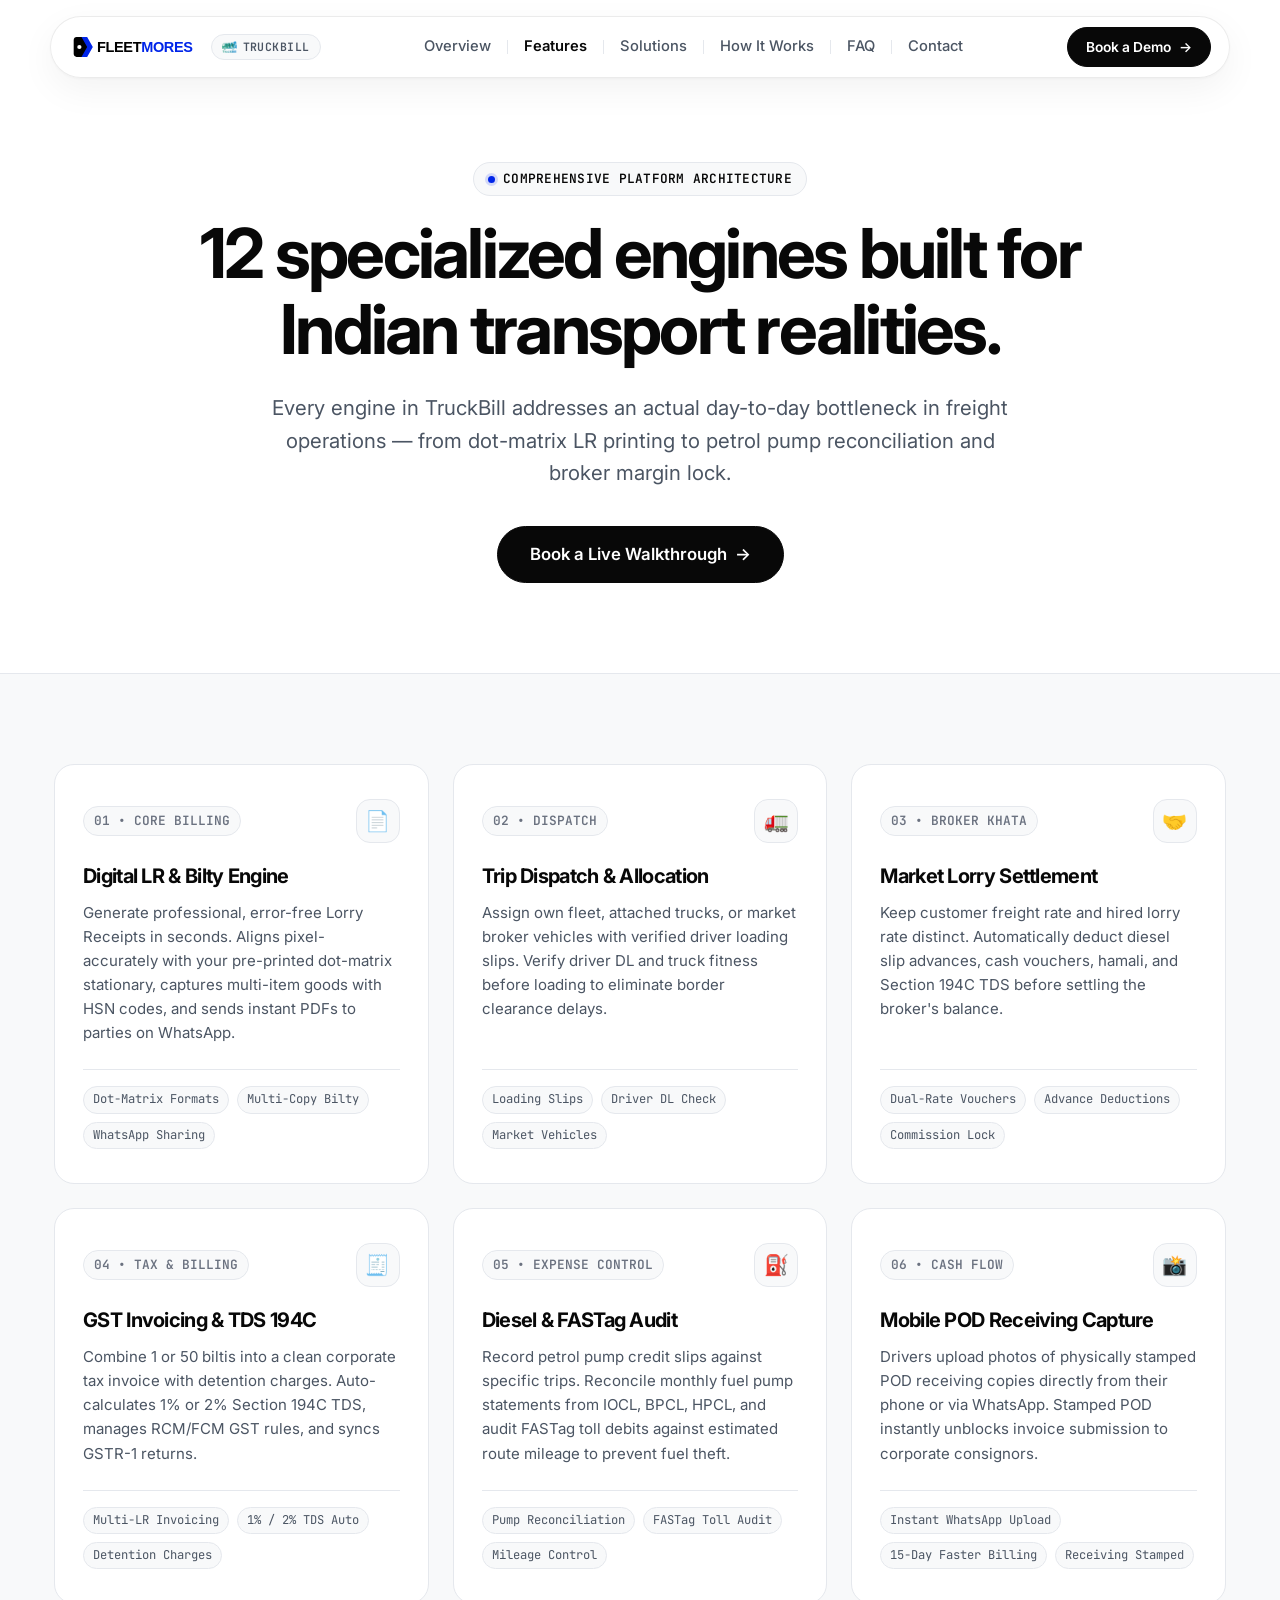
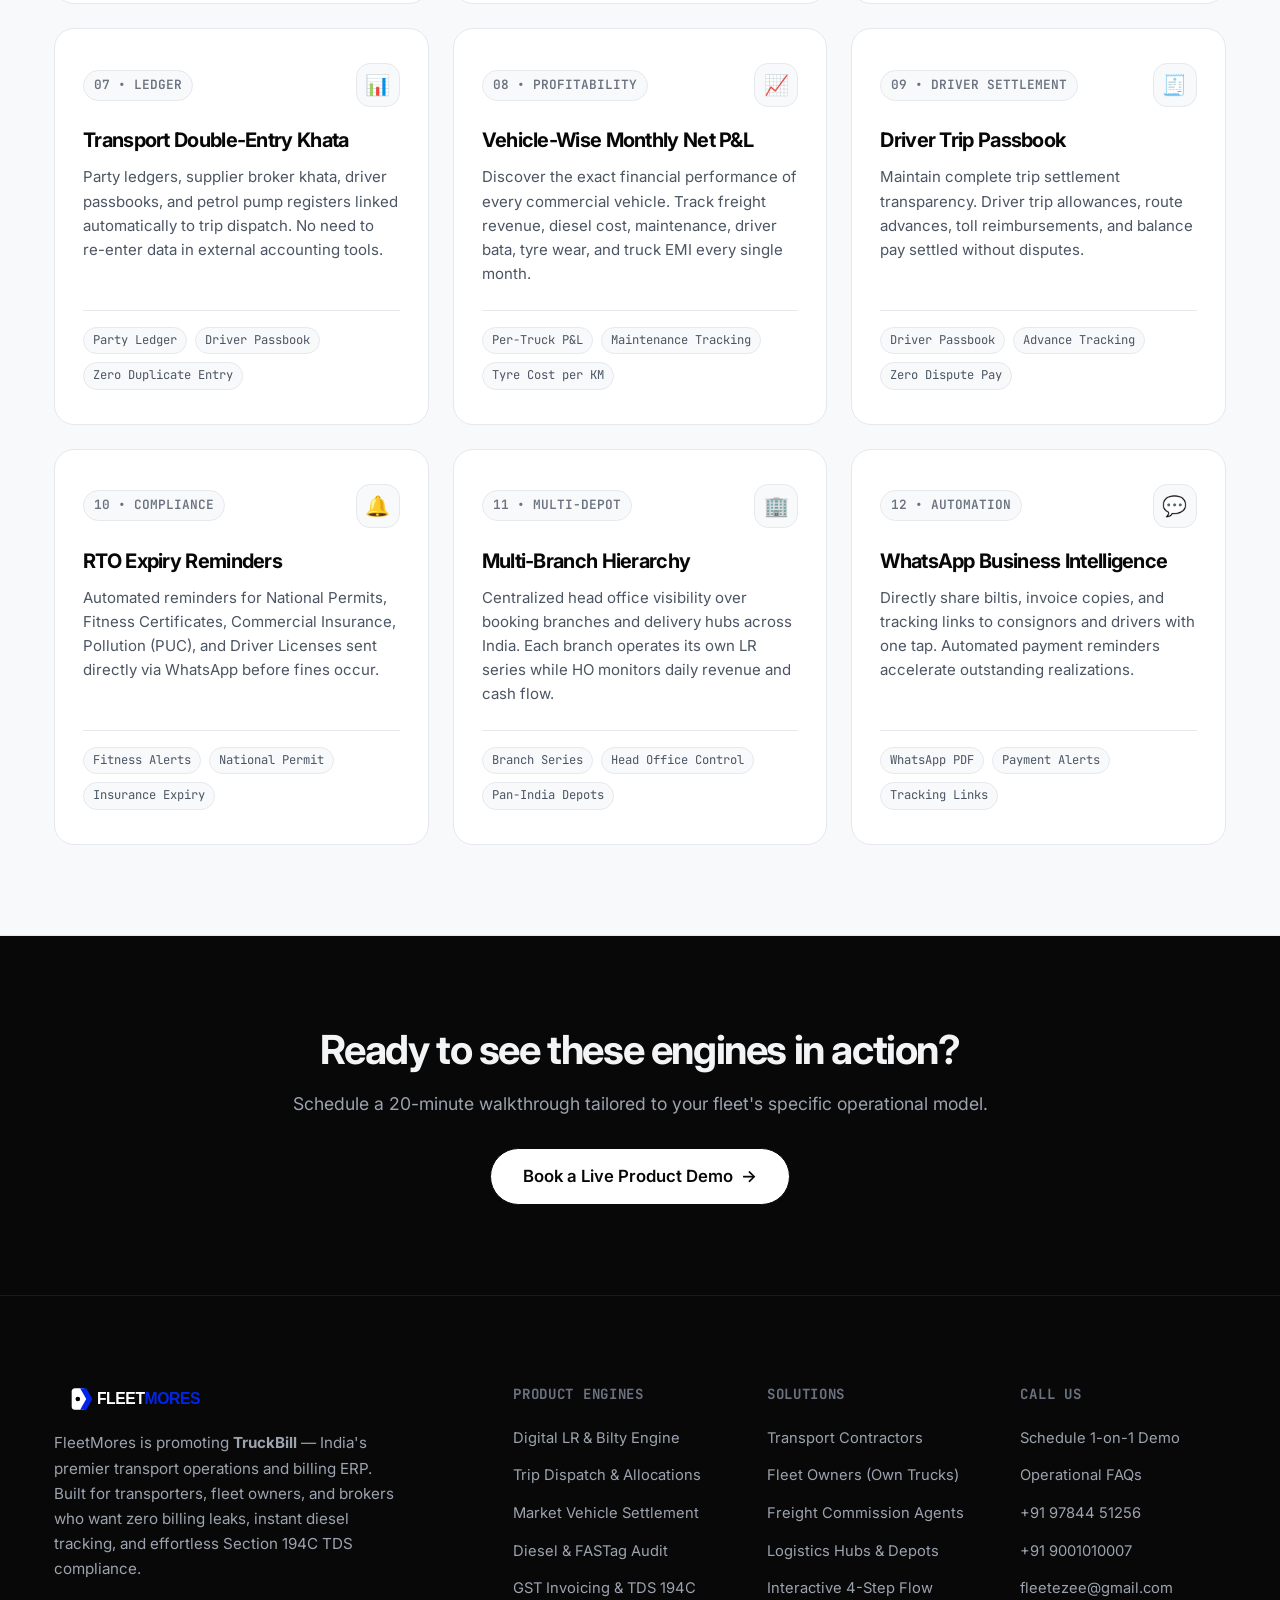
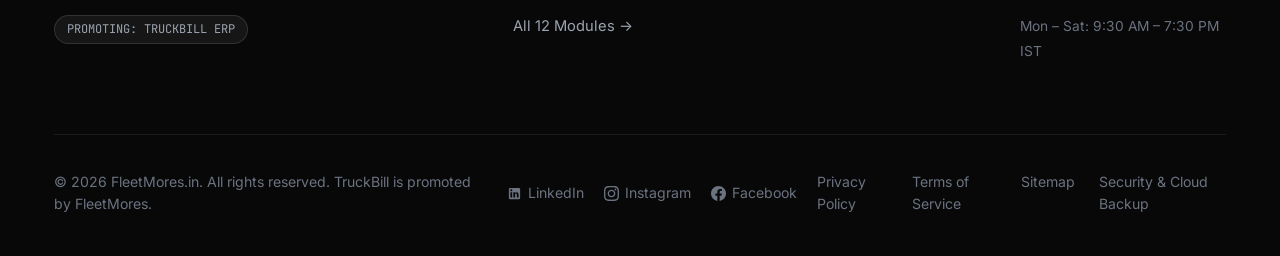
<file: features.html>
<!DOCTYPE html>
<html lang="en-IN">
<head>
  <meta charset="UTF-8">
  <meta name="viewport" content="width=device-width, initial-scale=1.0, maximum-scale=5.0">
  <title>TruckBill Features — 12 Specialized Transport ERP Engines | FleetMores.in</title>
  <meta name="description" content="Explore TruckBill's 12 specialized transport modules: Digital LR bilty generation, trip dispatch, market lorry settlements, FASTag diesel audits, and customer GST billing.">
  <meta name="keywords" content="Transport ERP features, digital bilty generation, LR print format, trip dispatch software, market lorry voucher, diesel pump slip audit, Section 194C TDS software">
  <meta name="author" content="FleetMores Technologies">
  
  <!-- Canonical & Alternate Links -->
  <link rel="canonical" href="https://fleetmores.in/features.html">
  <link rel="alternate" hreflang="en-IN" href="https://fleetmores.in/features.html">
  <link rel="alternate" hreflang="x-default" href="https://fleetmores.in/features.html">

  <!-- Search & AI Engine Directives -->
  <meta name="robots" content="index, follow, max-image-preview:large, max-snippet:-1, max-video-preview:-1">
  <meta name="googlebot" content="index, follow, max-snippet:-1, max-image-preview:large">
  <meta name="bingbot" content="index, follow, max-snippet:-1, max-image-preview:large">

  <!-- Geographic & Indian Localization Metadata -->
  <meta name="geo.region" content="IN-KA">
  <meta name="geo.placename" content="Bengaluru">
  <meta name="geo.position" content="12.9237;77.6842">
  <meta name="ICBM" content="12.9237, 77.6842">
  <meta name="geo.country" content="IN">
  <meta name="audience" content="Transport Contractors, Fleet Owners, Logistics Agencies, Freight Brokers, India">

  <!-- Open Graph -->
  <meta property="og:type" content="website">
  <meta property="og:locale" content="en_IN">
  <meta property="og:site_name" content="FleetMores.in — Promoting TruckBill">
  <meta property="og:url" content="https://fleetmores.in/features.html">
  <meta property="og:title" content="TruckBill Features — 12 Specialized Transport ERP Engines | FleetMores.in">
  <meta property="og:description" content="Explore TruckBill's 12 specialized transport modules: Digital LR bilty generation, trip dispatch, market lorry settlements, FASTag diesel audits, and customer GST billing.">
  <meta property="og:image" content="https://fleetmores.in/assets/images/dashboard-preview.png">
  <meta property="og:image:width" content="1200">
  <meta property="og:image:height" content="630">
  <meta property="og:image:alt" content="FleetMores promoting TruckBill Transport ERP">

  <!-- Twitter Card -->
  <meta name="twitter:card" content="summary_large_image">
  <meta name="twitter:site" content="@fleetmores">
  <meta name="twitter:title" content="TruckBill Features — 12 Specialized Transport ERP Engines | FleetMores.in">
  <meta name="twitter:description" content="Explore TruckBill's 12 specialized transport modules: Digital LR bilty generation, trip dispatch, market lorry settlements, FASTag diesel audits, and customer GST billing.">
  <meta name="twitter:image" content="https://fleetmores.in/assets/images/dashboard-preview.png">

  <!-- Favicon -->
  <link rel="icon" type="image/svg+xml" href="assets/images/fleetmores-logo.svg">

  <!-- CSS Dependencies -->
  <link rel="stylesheet" href="assets/css/bootstrap.min.css">
  <link rel="stylesheet" href="assets/css/neuralflow.css">

  <!-- Schema.org Structured Data -->
  <script type="application/ld+json">
{
  "@context": "https://schema.org",
  "@graph": [
    {
      "@type": "BreadcrumbList",
      "itemListElement": [
        {
          "@type": "ListItem",
          "position": 1,
          "name": "Home",
          "item": "https://fleetmores.in/"
        },
        {
          "@type": "ListItem",
          "position": 2,
          "name": "Features",
          "item": "https://fleetmores.in/features.html"
        }
      ]
    },
    {
      "@type": "CollectionPage",
      "@id": "https://fleetmores.in/features.html#page",
      "name": "TruckBill 12 Specialized Transport ERP Engines",
      "description": "Comprehensive overview of TruckBill's 12 specialized operational modules engineered for Indian transport companies.",
      "publisher": {
        "@type": "Organization",
        "name": "FleetMores Technologies",
        "url": "https://fleetmores.in/"
      }
    },
    {
      "@type": "ItemList",
      "name": "12 Transport ERP Modules",
      "itemListElement": [
        {
          "@type": "ListItem",
          "position": 1,
          "name": "Digital LR & Bilty Engine",
          "description": "Auto-sequenced LRs matching pre-printed stationery, multi-item details, and instant WhatsApp PDF sharing."
        },
        {
          "@type": "ListItem",
          "position": 2,
          "name": "Trip Dispatch & Vehicle Allocation",
          "description": "Dispatch own trucks, attached fleet, or market vehicles with verified driver loading slips."
        },
        {
          "@type": "ListItem",
          "position": 3,
          "name": "Market Vehicle & Broker Settlement",
          "description": "Calculate hire rate vs party freight rate, diesel slip advances, and broker commission lock."
        },
        {
          "@type": "ListItem",
          "position": 4,
          "name": "Customer Invoicing & TDS Management",
          "description": "Single or multi-LR tax invoices with detention charges and automated Section 194C TDS calculation."
        },
        {
          "@type": "ListItem",
          "position": 5,
          "name": "Diesel & FASTag Audit",
          "description": "Pump slip reconciliation, toll debits, route mileage audit, and en-route cash vouchers."
        },
        {
          "@type": "ListItem",
          "position": 6,
          "name": "Mobile POD Capture",
          "description": "Driver smartphone photo upload of stamped Proof of Delivery to unblock customer payment submission."
        },
        {
          "@type": "ListItem",
          "position": 7,
          "name": "Transport Accounting & Khata",
          "description": "Double-entry party ledgers, broker khata, driver passbook, and cash books tailored to Indian transport customs."
        },
        {
          "@type": "ListItem",
          "position": 8,
          "name": "Vehicle-Wise Net Profit & Loss",
          "description": "Track revenue, fuel costs, driver wages, maintenance, and EMI per truck every month."
        },
        {
          "@type": "ListItem",
          "position": 9,
          "name": "Driver Trip Passbook",
          "description": "Driver trip allowances, route advances, and proof of delivery tracking to prevent disputes."
        },
        {
          "@type": "ListItem",
          "position": 10,
          "name": "Permit, Fitness & Insurance Alerts",
          "description": "Proactive automated expiry alerts for commercial vehicle documents via WhatsApp and SMS."
        },
        {
          "@type": "ListItem",
          "position": 11,
          "name": "Multi-Branch Hierarchy",
          "description": "Centralized head office visibility over booking branches and delivery hubs across India."
        },
        {
          "@type": "ListItem",
          "position": 12,
          "name": "WhatsApp Business Intelligence",
          "description": "Automated delivery of LRs, tracking links, POD copies, and invoice payment reminders."
        }
      ]
    }
  ]
}
  </script>
  <link rel="sitemap" type="application/xml" title="Sitemap" href="https://fleetmores.in/sitemap.xml">
  <link rel="manifest" href="https://fleetmores.in/site.webmanifest">
  <meta name="theme-color" content="#080808">
</head>
<body>
  <!-- FLOATING ISLAND BREADCRUMB NAVBAR (Neuralflow Signature) -->
  <header class="nf-nav-wrapper">
    <div class="nf-nav-island">
      <a href="index.html" class="nf-nav-brand" aria-label="FleetMores Home">
        <img src="assets/images/fleetmores-logo.svg" alt="FLEETMORES" class="nf-brand-logo" width="160" height="24">
        <span class="nf-product-pill">
          <img src="assets/images/truckbill-logo.png" alt="TruckBill" width="14" height="12">
          <span>TRUCKBILL</span>
        </span>
      </a>

      <nav aria-label="Primary Navigation">
        <ul class="nf-nav-links">
          <li><a href="index.html" class="">Overview</a></li>
          <li><span class="nf-nav-divider"></span></li>
          <li><a href="features.html" class="active">Features</a></li>
          <li><span class="nf-nav-divider"></span></li>
          <li><a href="solutions.html" class="">Solutions</a></li>
          <li><span class="nf-nav-divider"></span></li>
          <li><a href="how-it-works.html" class="">How It Works</a></li>
          <li><span class="nf-nav-divider"></span></li>
          <li><a href="faq.html" class="">FAQ</a></li>
          <li><span class="nf-nav-divider"></span></li>
          <li><a href="contact.html" class="">Contact</a></li>
        </ul>
      </nav>

      <div class="nf-nav-actions">
        <button class="btn-nf btn-nf-primary btn-nf-sm" data-open-demo>
          <span>Book a Demo</span> <span class="btn-arrow">→</span>
        </button>
        <button class="nf-hamburger" id="nfHamburgerBtn" aria-label="Toggle navigation menu">
          <span></span>
          <span></span>
          <span></span>
        </button>
      </div>
    </div>
  </header>

  <!-- Mobile Drawer -->
  <div class="nf-drawer-overlay" id="nfDrawerOverlay"></div>
  <div class="nf-mobile-drawer" id="nfMobileDrawer">
    <div>
      <div style="display: flex; align-items: center; justify-content: space-between;">
        <img src="assets/images/fleetmores-logo.svg" alt="FLEETMORES" width="140" height="22">
        <button class="nf-modal-close" id="nfDrawerCloseBtn" style="position: static;" aria-label="Close Menu">✕</button>
      </div>
      <ul class="nf-drawer-links">
        <li><a href="index.html"><span>Overview</span> <span>→</span></a></li>
        <li><a href="features.html"><span>12 Specialized Engines</span> <span>→</span></a></li>
        <li><a href="solutions.html"><span>Segment Solutions</span> <span>→</span></a></li>
        <li><a href="how-it-works.html"><span>How It Works</span> <span>→</span></a></li>
        <li><a href="faq.html"><span>FAQ</span> <span>→</span></a></li>
        <li><a href="contact.html"><span>Contact & Schedule</span> <span>→</span></a></li>
      </ul>
    </div>
    <div>
      <button class="btn-nf btn-nf-primary w-100 py-3" data-open-demo>
        <span>Book a Live Demo</span> <span class="btn-arrow">→</span>
      </button>
    </div>
  </div>


  <main>
    <!-- HERO -->
    <section class="nf-hero" style="padding-bottom: 40px;">
      <div class="container-nf">
        <div class="nf-pill-badge">
          <span class="nf-pill-dot"></span>
          <span>COMPREHENSIVE PLATFORM ARCHITECTURE</span>
        </div>
        <h1 class="nf-hero-title">
          12 specialized engines built for Indian transport realities.
        </h1>
        <p class="nf-hero-desc">
          Every engine in TruckBill addresses an actual day-to-day bottleneck in freight operations — from dot-matrix LR printing to petrol pump reconciliation and broker margin lock.
        </p>
        <div class="nf-hero-ctas">
          <button class="btn-nf btn-nf-primary btn-nf-lg" data-open-demo>
            <span>Book a Live Walkthrough</span> <span class="btn-arrow">→</span>
          </button>
        </div>
      </div>
    </section>

    <!-- 12 ENGINES DEEP DIVE -->
    <section class="nf-section nf-section-offwhite">
      <div class="container-nf">
        <div class="nf-bento-grid">
          <!-- 1 -->
          <div class="nf-bento-card" id="lr-billing">
            <div>
              <div class="nf-bento-card-top">
                <span class="nf-bento-num">01 • CORE BILLING</span>
                <div class="nf-bento-icon">📄</div>
              </div>
              <h3 class="nf-bento-title">Digital LR & Bilty Engine</h3>
              <p class="nf-bento-desc">
                Generate professional, error-free Lorry Receipts in seconds. Aligns pixel-accurately with your pre-printed dot-matrix stationary, captures multi-item goods with HSN codes, and sends instant PDFs to parties on WhatsApp.
              </p>
            </div>
            <div class="nf-bento-tags">
              <span class="nf-tag-pill">Dot-Matrix Formats</span>
              <span class="nf-tag-pill">Multi-Copy Bilty</span>
              <span class="nf-tag-pill">WhatsApp Sharing</span>
            </div>
          </div>

          <!-- 2 -->
          <div class="nf-bento-card" id="dispatch">
            <div>
              <div class="nf-bento-card-top">
                <span class="nf-bento-num">02 • DISPATCH</span>
                <div class="nf-bento-icon">🚛</div>
              </div>
              <h3 class="nf-bento-title">Trip Dispatch & Allocation</h3>
              <p class="nf-bento-desc">
                Assign own fleet, attached trucks, or market broker vehicles with verified driver loading slips. Verify driver DL and truck fitness before loading to eliminate border clearance delays.
              </p>
            </div>
            <div class="nf-bento-tags">
              <span class="nf-tag-pill">Loading Slips</span>
              <span class="nf-tag-pill">Driver DL Check</span>
              <span class="nf-tag-pill">Market Vehicles</span>
            </div>
          </div>

          <!-- 3 -->
          <div class="nf-bento-card" id="broker">
            <div>
              <div class="nf-bento-card-top">
                <span class="nf-bento-num">03 • BROKER KHATA</span>
                <div class="nf-bento-icon">🤝</div>
              </div>
              <h3 class="nf-bento-title">Market Lorry Settlement</h3>
              <p class="nf-bento-desc">
                Keep customer freight rate and hired lorry rate distinct. Automatically deduct diesel slip advances, cash vouchers, hamali, and Section 194C TDS before settling the broker's balance.
              </p>
            </div>
            <div class="nf-bento-tags">
              <span class="nf-tag-pill">Dual-Rate Vouchers</span>
              <span class="nf-tag-pill">Advance Deductions</span>
              <span class="nf-tag-pill">Commission Lock</span>
            </div>
          </div>

          <!-- 4 -->
          <div class="nf-bento-card" id="invoicing">
            <div>
              <div class="nf-bento-card-top">
                <span class="nf-bento-num">04 • TAX & BILLING</span>
                <div class="nf-bento-icon">🧾</div>
              </div>
              <h3 class="nf-bento-title">GST Invoicing & TDS 194C</h3>
              <p class="nf-bento-desc">
                Combine 1 or 50 biltis into a clean corporate tax invoice with detention charges. Auto-calculates 1% or 2% Section 194C TDS, manages RCM/FCM GST rules, and syncs GSTR-1 returns.
              </p>
            </div>
            <div class="nf-bento-tags">
              <span class="nf-tag-pill">Multi-LR Invoicing</span>
              <span class="nf-tag-pill">1% / 2% TDS Auto</span>
              <span class="nf-tag-pill">Detention Charges</span>
            </div>
          </div>

          <!-- 5 -->
          <div class="nf-bento-card" id="diesel">
            <div>
              <div class="nf-bento-card-top">
                <span class="nf-bento-num">05 • EXPENSE CONTROL</span>
                <div class="nf-bento-icon">⛽</div>
              </div>
              <h3 class="nf-bento-title">Diesel & FASTag Audit</h3>
              <p class="nf-bento-desc">
                Record petrol pump credit slips against specific trips. Reconcile monthly fuel pump statements from IOCL, BPCL, HPCL, and audit FASTag toll debits against estimated route mileage to prevent fuel theft.
              </p>
            </div>
            <div class="nf-bento-tags">
              <span class="nf-tag-pill">Pump Reconciliation</span>
              <span class="nf-tag-pill">FASTag Toll Audit</span>
              <span class="nf-tag-pill">Mileage Control</span>
            </div>
          </div>

          <!-- 6 -->
          <div class="nf-bento-card">
            <div>
              <div class="nf-bento-card-top">
                <span class="nf-bento-num">06 • CASH FLOW</span>
                <div class="nf-bento-icon">📸</div>
              </div>
              <h3 class="nf-bento-title">Mobile POD Receiving Capture</h3>
              <p class="nf-bento-desc">
                Drivers upload photos of physically stamped POD receiving copies directly from their phone or via WhatsApp. Stamped POD instantly unblocks invoice submission to corporate consignors.
              </p>
            </div>
            <div class="nf-bento-tags">
              <span class="nf-tag-pill">Instant WhatsApp Upload</span>
              <span class="nf-tag-pill">15-Day Faster Billing</span>
              <span class="nf-tag-pill">Receiving Stamped</span>
            </div>
          </div>

          <!-- 7 -->
          <div class="nf-bento-card">
            <div>
              <div class="nf-bento-card-top">
                <span class="nf-bento-num">07 • LEDGER</span>
                <div class="nf-bento-icon">📊</div>
              </div>
              <h3 class="nf-bento-title">Transport Double-Entry Khata</h3>
              <p class="nf-bento-desc">
                Party ledgers, supplier broker khata, driver passbooks, and petrol pump registers linked automatically to trip dispatch. No need to re-enter data in external accounting tools.
              </p>
            </div>
            <div class="nf-bento-tags">
              <span class="nf-tag-pill">Party Ledger</span>
              <span class="nf-tag-pill">Driver Passbook</span>
              <span class="nf-tag-pill">Zero Duplicate Entry</span>
            </div>
          </div>

          <!-- 8 -->
          <div class="nf-bento-card">
            <div>
              <div class="nf-bento-card-top">
                <span class="nf-bento-num">08 • PROFITABILITY</span>
                <div class="nf-bento-icon">📈</div>
              </div>
              <h3 class="nf-bento-title">Vehicle-Wise Monthly Net P&L</h3>
              <p class="nf-bento-desc">
                Discover the exact financial performance of every commercial vehicle. Track freight revenue, diesel cost, maintenance, driver bata, tyre wear, and truck EMI every single month.
              </p>
            </div>
            <div class="nf-bento-tags">
              <span class="nf-tag-pill">Per-Truck P&L</span>
              <span class="nf-tag-pill">Maintenance Tracking</span>
              <span class="nf-tag-pill">Tyre Cost per KM</span>
            </div>
          </div>

          <!-- 9 -->
          <div class="nf-bento-card">
            <div>
              <div class="nf-bento-card-top">
                <span class="nf-bento-num">09 • DRIVER SETTLEMENT</span>
                <div class="nf-bento-icon">🧾</div>
              </div>
              <h3 class="nf-bento-title">Driver Trip Passbook</h3>
              <p class="nf-bento-desc">
                Maintain complete trip settlement transparency. Driver trip allowances, route advances, toll reimbursements, and balance pay settled without disputes.
              </p>
            </div>
            <div class="nf-bento-tags">
              <span class="nf-tag-pill">Driver Passbook</span>
              <span class="nf-tag-pill">Advance Tracking</span>
              <span class="nf-tag-pill">Zero Dispute Pay</span>
            </div>
          </div>

          <!-- 10 -->
          <div class="nf-bento-card">
            <div>
              <div class="nf-bento-card-top">
                <span class="nf-bento-num">10 • COMPLIANCE</span>
                <div class="nf-bento-icon">🔔</div>
              </div>
              <h3 class="nf-bento-title">RTO Expiry Reminders</h3>
              <p class="nf-bento-desc">
                Automated reminders for National Permits, Fitness Certificates, Commercial Insurance, Pollution (PUC), and Driver Licenses sent directly via WhatsApp before fines occur.
              </p>
            </div>
            <div class="nf-bento-tags">
              <span class="nf-tag-pill">Fitness Alerts</span>
              <span class="nf-tag-pill">National Permit</span>
              <span class="nf-tag-pill">Insurance Expiry</span>
            </div>
          </div>

          <!-- 11 -->
          <div class="nf-bento-card">
            <div>
              <div class="nf-bento-card-top">
                <span class="nf-bento-num">11 • MULTI-DEPOT</span>
                <div class="nf-bento-icon">🏢</div>
              </div>
              <h3 class="nf-bento-title">Multi-Branch Hierarchy</h3>
              <p class="nf-bento-desc">
                Centralized head office visibility over booking branches and delivery hubs across India. Each branch operates its own LR series while HO monitors daily revenue and cash flow.
              </p>
            </div>
            <div class="nf-bento-tags">
              <span class="nf-tag-pill">Branch Series</span>
              <span class="nf-tag-pill">Head Office Control</span>
              <span class="nf-tag-pill">Pan-India Depots</span>
            </div>
          </div>

          <!-- 12 -->
          <div class="nf-bento-card">
            <div>
              <div class="nf-bento-card-top">
                <span class="nf-bento-num">12 • AUTOMATION</span>
                <div class="nf-bento-icon">💬</div>
              </div>
              <h3 class="nf-bento-title">WhatsApp Business Intelligence</h3>
              <p class="nf-bento-desc">
                Directly share biltis, invoice copies, and tracking links to consignors and drivers with one tap. Automated payment reminders accelerate outstanding realizations.
              </p>
            </div>
            <div class="nf-bento-tags">
              <span class="nf-tag-pill">WhatsApp PDF</span>
              <span class="nf-tag-pill">Payment Alerts</span>
              <span class="nf-tag-pill">Tracking Links</span>
            </div>
          </div>
        </div>
      </div>
    </section>

    <!-- FINAL CTA -->
    <section class="nf-section nf-section-dark text-center">
      <div class="container-nf">
        <h2 style="font-size: 2.5rem; margin-bottom: 16px;">Ready to see these engines in action?</h2>
        <p style="color: #9CA3AF; margin-bottom: 30px; font-size: 1.1rem;">Schedule a 20-minute walkthrough tailored to your fleet's specific operational model.</p>
        <button class="btn-nf btn-nf-primary btn-nf-lg" style="background: #FFFFFF; color: #080808;" data-open-demo>
          <span>Book a Live Product Demo</span> <span class="btn-arrow">→</span>
        </button>
      </div>
    </section>
  </main>

  <!-- FOOTER (Neuralflow Deep Onyx Minimalist) -->
  <footer class="nf-footer">
    <div class="container-nf">
      <div class="nf-footer-grid">
        <div>
          <a href="index.html" aria-label="FleetMores Home">
            <img src="assets/images/fleetmores-logo-dark.svg" alt="FLEETMORES" width="170" height="26">
          </a>
          <p class="nf-footer-brand-bio">
            FleetMores is promoting <strong>TruckBill</strong> — India's premier transport operations and billing ERP. Built for transporters, fleet owners, and brokers who want zero billing leaks, instant diesel tracking, and effortless Section 194C TDS compliance.
          </p>
          <div style="margin-top: 18px; display: inline-flex; align-items: center; gap: 8px; padding: 4px 12px; border-radius: var(--radius-pill); background: rgba(255,255,255,0.06); border: 1px solid rgba(255,255,255,0.12); font-family: var(--font-mono); font-size: 0.75rem; color: #9CA3AF;">
            <span>PROMOTING: TRUCKBILL ERP</span>
          </div>
        </div>

        <div>
          <h4 class="nf-footer-col-title">Product Engines</h4>
          <ul class="nf-footer-links">
            <li><a href="features.html#lr-billing">Digital LR & Bilty Engine</a></li>
            <li><a href="features.html#dispatch">Trip Dispatch & Allocations</a></li>
            <li><a href="features.html#broker">Market Vehicle Settlement</a></li>
            <li><a href="features.html#diesel">Diesel & FASTag Audit</a></li>
            <li><a href="features.html#invoicing">GST Invoicing & TDS 194C</a></li>
            <li><a href="features.html">All 12 Modules →</a></li>
          </ul>
        </div>

        <div>
          <h4 class="nf-footer-col-title">Solutions</h4>
          <ul class="nf-footer-links">
            <li><a href="solutions.html#contractors">Transport Contractors</a></li>
            <li><a href="solutions.html#fleet-owners">Fleet Owners (Own Trucks)</a></li>
            <li><a href="solutions.html#brokers">Freight Commission Agents</a></li>
            <li><a href="solutions.html#logistics">Logistics Hubs & Depots</a></li>
            <li><a href="how-it-works.html">Interactive 4-Step Flow</a></li>
          </ul>
        </div>

        <div>
          <h4 class="nf-footer-col-title">Call Us</h4>
          <ul class="nf-footer-links">
            <li><a href="contact.html">Schedule 1-on-1 Demo</a></li>
            <li><a href="faq.html">Operational FAQs</a></li>
            <li><a href="tel:+919784451256">+91 97844 51256</a></li>
            <li><a href="tel:+919001010007">+91 9001010007</a></li>
            <li><a href="mailto:fleetezee@gmail.com">fleetezee@gmail.com</a></li>
            <li><span style="color: var(--nf-dark-text-muted); font-size: 0.86rem;">Mon – Sat: 9:30 AM – 7:30 PM IST</span></li>
          </ul>
        </div>
      </div>

      <div class="nf-footer-bottom">
        <div>
          © 2026 FleetMores.in. All rights reserved. TruckBill is promoted by FleetMores.
        </div>
        <div style="display: flex; align-items: center; gap: 20px;">
          <a href="https://www.linkedin.com/showcase/truckbill/" target="_blank" rel="noopener" aria-label="LinkedIn" style="display: inline-flex; align-items: center; gap: 6px; color: var(--nf-dark-text-muted); font-size: 0.88rem; text-decoration: none;">
            <svg width="15" height="15" viewBox="0 0 24 24" fill="currentColor"><path d="M19 3a2 2 0 0 1 2 2v14a2 2 0 0 1-2 2H5a2 2 0 0 1-2-2V5a2 2 0 0 1 2-2h14m-.5 15.5v-5.3a3.26 3.26 0 0 0-3.26-3.26c-.85 0-1.84.52-2.28 1.3v-1.11h-2.79v8.37h2.79v-4.93c0-.77.62-1.4 1.39-1.4a1.4 1.4 0 0 1 1.4 1.4v4.93h2.75M6.88 8.56a1.68 1.68 0 0 0 1.68-1.68c0-.93-.75-1.69-1.68-1.69a1.69 1.69 0 0 0-1.69 1.69c0 .93.76 1.68 1.69 1.68m1.39 9.94v-8.37H5.5v8.37h2.77z"/></svg>
            <span>LinkedIn</span>
          </a>
          <a href="https://www.instagram.com/truckbill.in/" target="_blank" rel="noopener" aria-label="Instagram" style="display: inline-flex; align-items: center; gap: 6px; color: var(--nf-dark-text-muted); font-size: 0.88rem; text-decoration: none;">
            <svg width="15" height="15" viewBox="0 0 24 24" fill="currentColor"><path d="M12 2.163c3.204 0 3.584.012 4.85.07 3.252.148 4.771 1.691 4.919 4.919.058 1.265.069 1.645.069 4.849 0 3.205-.012 3.584-.069 4.849-.149 3.225-1.664 4.771-4.919 4.919-1.266.058-1.644.07-4.85.07-3.204 0-3.584-.012-4.849-.07-3.26-.149-4.771-1.699-4.919-4.92-.058-1.265-.07-1.644-.07-4.849 0-3.204.013-3.583.07-4.849.149-3.227 1.664-4.771 4.919-4.919 1.266-.057 1.645-.069 4.849-.069zm0-2.163c-3.259 0-3.667.014-4.947.072-4.358.2-6.78 2.618-6.98 6.98-.059 1.281-.073 1.689-.073 4.948 0 3.259.014 3.668.072 4.948.2 4.358 2.618 6.78 6.98 6.98 1.281.058 1.689.072 4.948.072 3.259 0 3.668-.014 4.948-.072 4.354-.2 6.782-2.618 6.979-6.98.059-1.28.073-1.689.073-4.948 0-3.259-.014-3.667-.072-4.947-.196-4.354-2.617-6.78-6.979-6.98-1.281-.059-1.69-.073-4.949-.073zm0 5.838c-3.403 0-6.162 2.759-6.162 6.162s2.759 6.163 6.162 6.163 6.162-2.759 6.162-6.163c0-3.403-2.759-6.162-6.162-6.162zm0 10.162c-2.209 0-4-1.79-4-4 0-2.209 1.791-4 4-4s4 1.791 4 4c0 2.21-1.791 4-4 4zm6.406-11.845c-.796 0-1.441.645-1.441 1.44s.645 1.44 1.441 1.44c.795 0 1.439-.645 1.439-1.44s-.644-1.44-1.439-1.44z"/></svg>
            <span>Instagram</span>
          </a>
          <a href="https://www.facebook.com/profile.php?id=61593975432299" target="_blank" rel="noopener" aria-label="Facebook" style="display: inline-flex; align-items: center; gap: 6px; color: var(--nf-dark-text-muted); font-size: 0.88rem; text-decoration: none;">
            <svg width="15" height="15" viewBox="0 0 24 24" fill="currentColor"><path d="M24 12.073c0-6.627-5.373-12-12-12s-12 5.373-12 12c0 5.99 4.388 10.954 10.125 11.854v-8.385H7.078v-3.47h3.047V9.43c0-3.007 1.792-4.669 4.533-4.669 1.312 0 2.686.235 2.686.235v2.953H15.83c-1.491 0-1.956.925-1.956 1.874v2.25h3.328l-.532 3.47h-2.796v8.385C19.612 23.027 24 18.062 24 12.073z"/></svg>
            <span>Facebook</span>
          </a>
        </div>
        <div style="display: flex; gap: 24px;">
          <a href="contact.html">Privacy Policy</a>
          <a href="contact.html">Terms of Service</a>
          <a href="sitemap.html">Sitemap</a>
          <a href="contact.html">Security & Cloud Backup</a>
        </div>
      </div>
    </div>
  </footer>

  <!-- DEMO BOOKING MODAL -->
  <div class="nf-modal-overlay" id="nfDemoModal" role="dialog" aria-modal="true" aria-labelledby="modalTitle">
    <div class="nf-modal-card">
      <button class="nf-modal-close" data-close-demo aria-label="Close Modal">✕</button>
      <div style="margin-bottom: 24px;">
        <span class="nf-pill-badge" style="margin-bottom: 12px;">
          <span class="nf-pill-dot"></span>
          <span>1-ON-1 LIVE WALKTHROUGH</span>
        </span>
        <h3 id="modalTitle" style="font-size: 1.5rem; margin-bottom: 6px;">Experience TruckBill in Action</h3>
        <p style="font-size: 0.94rem; color: var(--nf-text-secondary); margin: 0;">
          See how 500+ Indian transport hubs cut billing time by 70% and eliminate advance leakage.
        </p>
      </div>

            <form id="demoBookingForm" onsubmit="return handleDemoSubmit(event);">
        <div class="row g-3">
          <div class="col-12 col-md-6">
            <div class="nf-form-group">
              <label class="nf-form-label" for="demoName">Name *</label>
              <input type="text" class="nf-form-input" id="demoName" name="name" required placeholder="e.g. Rajesh Sharma" autocomplete="name">
            </div>
          </div>
          <div class="col-12 col-md-6">
            <div class="nf-form-group">
              <label class="nf-form-label" for="demoEmail">Email *</label>
              <input type="email" class="nf-form-input" id="demoEmail" name="email" required placeholder="e.g. rajesh@company.com" autocomplete="email">
            </div>
          </div>
          <div class="col-12 col-md-6">
            <div class="nf-form-group">
              <label class="nf-form-label" for="demoPhone">Mobile *</label>
              <input type="tel" class="nf-form-input" id="demoPhone" name="phone" required placeholder="e.g. 98765 43210" autocomplete="tel">
            </div>
          </div>
          <div class="col-12 col-md-6">
            <div class="nf-form-group">
              <label class="nf-form-label" for="demoCompany">Company *</label>
              <input type="text" class="nf-form-input" id="demoCompany" name="company" required placeholder="e.g. Sharma Roadways Pvt Ltd" autocomplete="organization">
            </div>
          </div>
          <div class="col-12 col-md-6">
            <div class="nf-form-group">
              <label class="nf-form-label" for="demoCity">City *</label>
              <input type="text" class="nf-form-input" id="demoCity" name="city" required placeholder="e.g. Jaipur, Mumbai, Ahmedabad" autocomplete="address-level2">
            </div>
          </div>
          <div class="col-12 col-md-6">
            <div class="nf-form-group">
              <label class="nf-form-label" for="demoState">State *</label>
              <input type="text" class="nf-form-input" id="demoState" name="state" required placeholder="e.g. Rajasthan, Maharashtra" autocomplete="address-level1">
            </div>
          </div>
          <div class="col-12">
            <div class="nf-form-group">
              <label class="nf-form-label" for="demoRemark">Remark <span style="font-weight: 400; color: var(--nf-text-muted); font-size: 0.85rem;">(Optional)</span></label>
              <textarea class="nf-form-input" id="demoRemark" name="remark" rows="2" placeholder="Any specific requirements or notes (optional)" style="min-height: 70px; resize: vertical;"></textarea>
            </div>
          </div>
        </div>

        <div style="margin-top: 20px;">
          <button type="submit" class="btn-nf btn-nf-primary w-100 py-3" id="demoSubmitBtn">
            <span>Schedule Free Demo</span> <span class="btn-arrow">→</span>
          </button>
        </div>

        <div style="text-align: center; margin-top: 14px;">
          <span style="font-size: 0.82rem; color: var(--nf-text-muted);">
            🔒 100% Free • No Credit Card • Call us: <a href="tel:+919784451256" style="color: var(--nf-black); font-weight: 600;">+91 97844 51256</a> / <a href="tel:+919001010007" style="color: var(--nf-black); font-weight: 600;">+91 9001010007</a>
          </span>
        </div>
      </form>
    </div>
  </div>

  <!-- Mobile Sticky Bottom CTA -->
  <div class="nf-mobile-sticky-cta">
    <button class="btn-nf btn-nf-primary w-100 py-3" data-open-demo>
      <span>Book a Live Demo</span> <span class="btn-arrow">→</span>
    </button>
  </div>

  <!-- Scripts -->
  <script src="assets/js/interactive.js"></script>

</body>
</html>
</file>
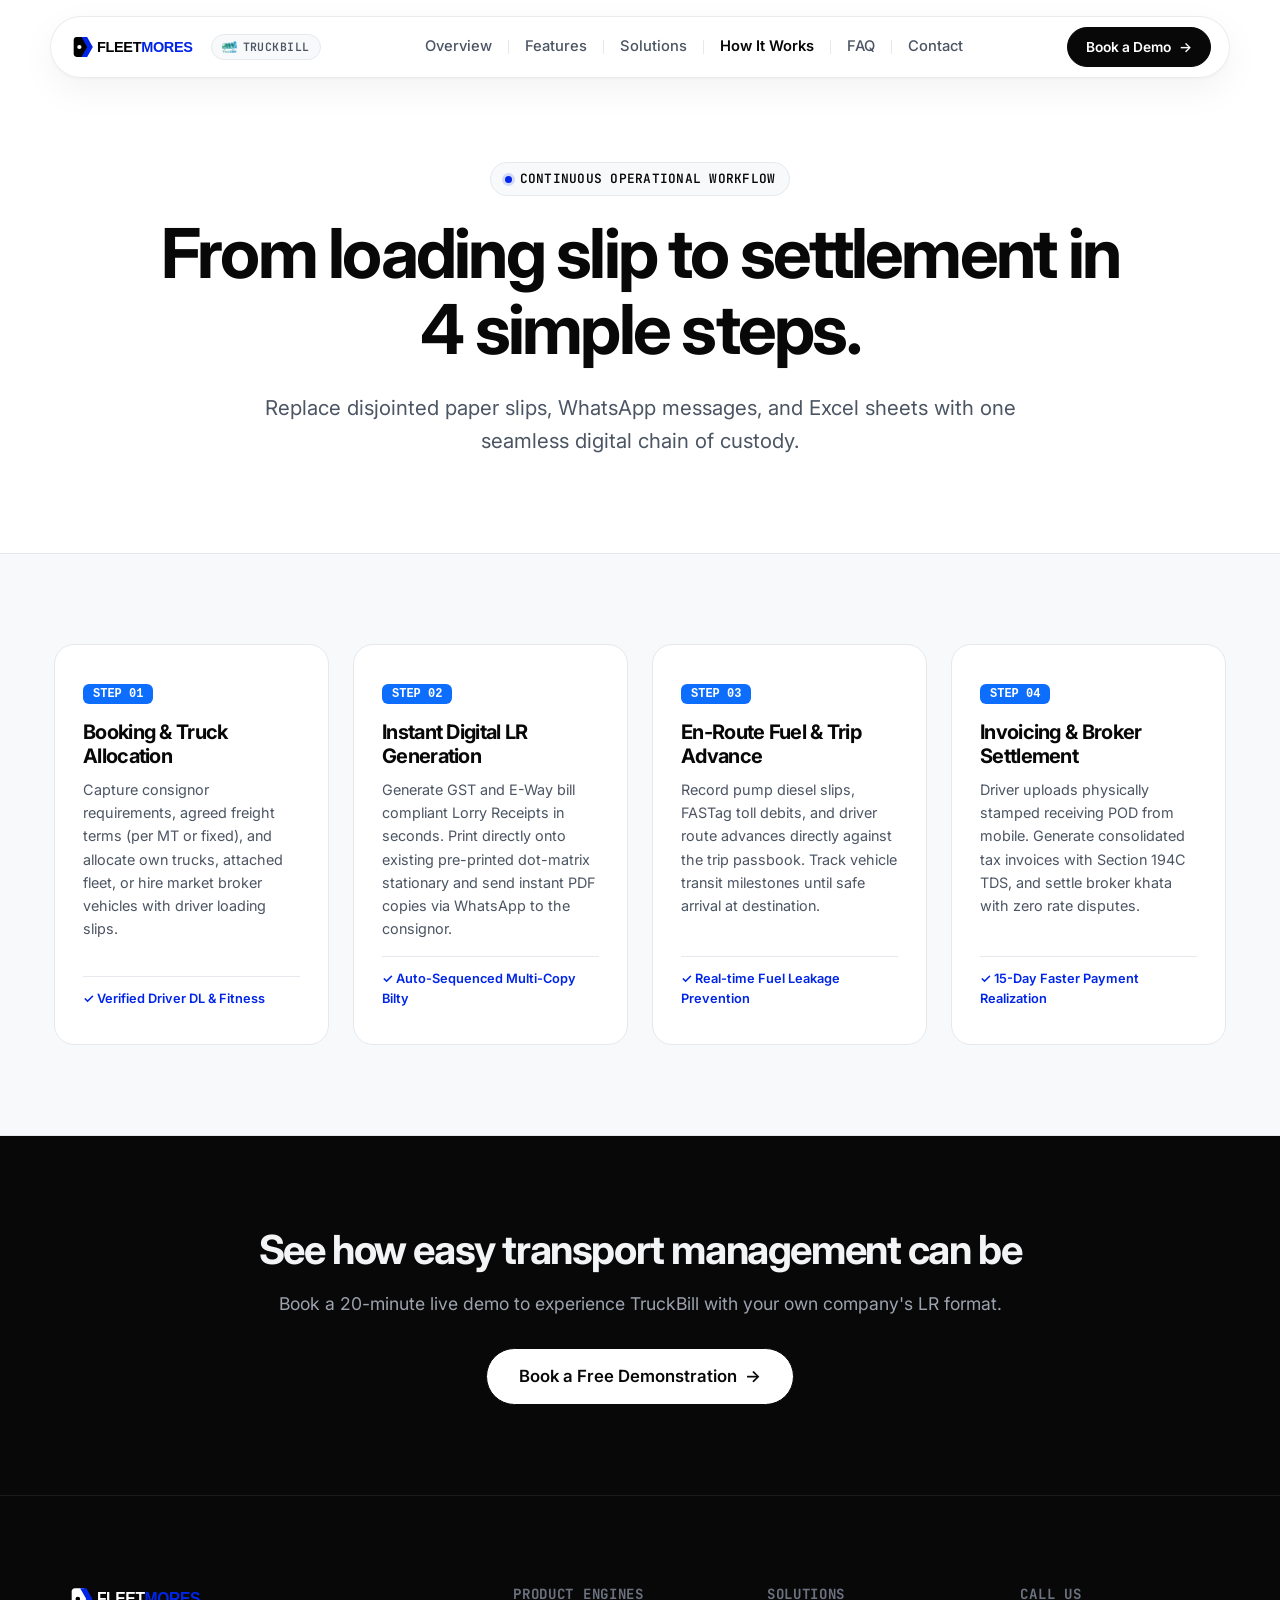
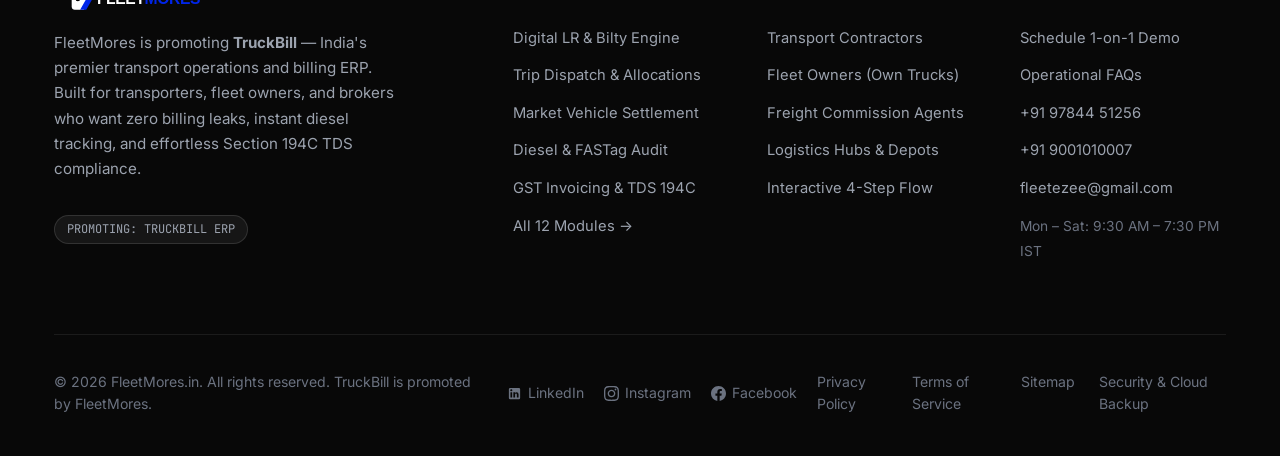
<file: how-it-works.html>
<!DOCTYPE html>
<html lang="en-IN">
<head>
  <meta charset="UTF-8">
  <meta name="viewport" content="width=device-width, initial-scale=1.0, maximum-scale=5.0">
  <title>How TruckBill Works — 4-Step Digital Transport Operations Workflow | FleetMores.in</title>
  <meta name="description" content="See how TruckBill transforms order booking, vehicle dispatch, digital LR bilty creation, en-route fuel advances, mobile POD uploads, and customer invoicing into one streamlined workflow.">
  <meta name="keywords" content="Transport workflow, digital LR process, lorry dispatch workflow, POD mobile upload, transport accounting workflow">
  <meta name="author" content="FleetMores Technologies">
  
  <!-- Canonical & Alternate Links -->
  <link rel="canonical" href="https://fleetmores.in/how-it-works.html">
  <link rel="alternate" hreflang="en-IN" href="https://fleetmores.in/how-it-works.html">
  <link rel="alternate" hreflang="x-default" href="https://fleetmores.in/how-it-works.html">

  <!-- Search & AI Engine Directives -->
  <meta name="robots" content="index, follow, max-image-preview:large, max-snippet:-1, max-video-preview:-1">
  <meta name="googlebot" content="index, follow, max-snippet:-1, max-image-preview:large">
  <meta name="bingbot" content="index, follow, max-snippet:-1, max-image-preview:large">

  <!-- Geographic & Indian Localization Metadata -->
  <meta name="geo.region" content="IN-KA">
  <meta name="geo.placename" content="Bengaluru">
  <meta name="geo.position" content="12.9237;77.6842">
  <meta name="ICBM" content="12.9237, 77.6842">
  <meta name="geo.country" content="IN">
  <meta name="audience" content="Transport Contractors, Fleet Owners, Logistics Agencies, Freight Brokers, India">

  <!-- Open Graph -->
  <meta property="og:type" content="website">
  <meta property="og:locale" content="en_IN">
  <meta property="og:site_name" content="FleetMores.in — Promoting TruckBill">
  <meta property="og:url" content="https://fleetmores.in/how-it-works.html">
  <meta property="og:title" content="How TruckBill Works — 4-Step Digital Transport Operations Workflow | FleetMores.in">
  <meta property="og:description" content="See how TruckBill transforms order booking, vehicle dispatch, digital LR bilty creation, en-route fuel advances, mobile POD uploads, and customer invoicing into one streamlined workflow.">
  <meta property="og:image" content="https://fleetmores.in/assets/images/dashboard-preview.png">
  <meta property="og:image:width" content="1200">
  <meta property="og:image:height" content="630">
  <meta property="og:image:alt" content="FleetMores promoting TruckBill Transport ERP">

  <!-- Twitter Card -->
  <meta name="twitter:card" content="summary_large_image">
  <meta name="twitter:site" content="@fleetmores">
  <meta name="twitter:title" content="How TruckBill Works — 4-Step Digital Transport Operations Workflow | FleetMores.in">
  <meta name="twitter:description" content="See how TruckBill transforms order booking, vehicle dispatch, digital LR bilty creation, en-route fuel advances, mobile POD uploads, and customer invoicing into one streamlined workflow.">
  <meta name="twitter:image" content="https://fleetmores.in/assets/images/dashboard-preview.png">

  <!-- Favicon -->
  <link rel="icon" type="image/svg+xml" href="assets/images/fleetmores-logo.svg">

  <!-- CSS Dependencies -->
  <link rel="stylesheet" href="assets/css/bootstrap.min.css">
  <link rel="stylesheet" href="assets/css/neuralflow.css">

  <!-- Schema.org Structured Data -->
  <script type="application/ld+json">
{
  "@context": "https://schema.org",
  "@graph": [
    {
      "@type": "BreadcrumbList",
      "itemListElement": [
        {
          "@type": "ListItem",
          "position": 1,
          "name": "Home",
          "item": "https://fleetmores.in/"
        },
        {
          "@type": "ListItem",
          "position": 2,
          "name": "How It Works",
          "item": "https://fleetmores.in/how-it-works.html"
        }
      ]
    },
    {
      "@type": "HowTo",
      "name": "How TruckBill Digitizes Indian Transport Operations from Booking to Settlement",
      "description": "A 4-step workflow to manage trip dispatch, LR bilty creation, fuel advances, and customer invoicing in TruckBill.",
      "step": [
        {
          "@type": "HowToStep",
          "position": 1,
          "name": "Order Booking & Vehicle Allocation",
          "text": "Log consignor order details, freight rate terms (per MT or fixed), and allocate own vehicles or hire market trucks with verified driver loading slips."
        },
        {
          "@type": "HowToStep",
          "position": 2,
          "name": "Instant Digital LR & Bilty Generation",
          "text": "Generate GST and E-Way compliant LR PDFs, print on custom multi-copy stationery, and share instantly via WhatsApp with the booking party."
        },
        {
          "@type": "HowToStep",
          "position": 3,
          "name": "En-Route Trip Advance & Diesel Audit",
          "text": "Record petrol pump fuel slips, toll debits, and cash advances against the driver passbook to maintain complete en-route expense control."
        },
        {
          "@type": "HowToStep",
          "position": 4,
          "name": "Customer Invoicing & Broker Settlement",
          "text": "Consolidate multiple LRs with POD copies into tax invoices with Section 194C TDS, and settle market lorry broker ledgers without disputes."
        }
      ]
    }
  ]
}
  </script>
  <link rel="sitemap" type="application/xml" title="Sitemap" href="https://fleetmores.in/sitemap.xml">
  <link rel="manifest" href="https://fleetmores.in/site.webmanifest">
  <meta name="theme-color" content="#080808">
</head>
<body>
  <!-- FLOATING ISLAND BREADCRUMB NAVBAR (Neuralflow Signature) -->
  <header class="nf-nav-wrapper">
    <div class="nf-nav-island">
      <a href="index.html" class="nf-nav-brand" aria-label="FleetMores Home">
        <img src="assets/images/fleetmores-logo.svg" alt="FLEETMORES" class="nf-brand-logo" width="160" height="24">
        <span class="nf-product-pill">
          <img src="assets/images/truckbill-logo.png" alt="TruckBill" width="14" height="12">
          <span>TRUCKBILL</span>
        </span>
      </a>

      <nav aria-label="Primary Navigation">
        <ul class="nf-nav-links">
          <li><a href="index.html" class="">Overview</a></li>
          <li><span class="nf-nav-divider"></span></li>
          <li><a href="features.html" class="">Features</a></li>
          <li><span class="nf-nav-divider"></span></li>
          <li><a href="solutions.html" class="">Solutions</a></li>
          <li><span class="nf-nav-divider"></span></li>
          <li><a href="how-it-works.html" class="active">How It Works</a></li>
          <li><span class="nf-nav-divider"></span></li>
          <li><a href="faq.html" class="">FAQ</a></li>
          <li><span class="nf-nav-divider"></span></li>
          <li><a href="contact.html" class="">Contact</a></li>
        </ul>
      </nav>

      <div class="nf-nav-actions">
        <button class="btn-nf btn-nf-primary btn-nf-sm" data-open-demo>
          <span>Book a Demo</span> <span class="btn-arrow">→</span>
        </button>
        <button class="nf-hamburger" id="nfHamburgerBtn" aria-label="Toggle navigation menu">
          <span></span>
          <span></span>
          <span></span>
        </button>
      </div>
    </div>
  </header>

  <!-- Mobile Drawer -->
  <div class="nf-drawer-overlay" id="nfDrawerOverlay"></div>
  <div class="nf-mobile-drawer" id="nfMobileDrawer">
    <div>
      <div style="display: flex; align-items: center; justify-content: space-between;">
        <img src="assets/images/fleetmores-logo.svg" alt="FLEETMORES" width="140" height="22">
        <button class="nf-modal-close" id="nfDrawerCloseBtn" style="position: static;" aria-label="Close Menu">✕</button>
      </div>
      <ul class="nf-drawer-links">
        <li><a href="index.html"><span>Overview</span> <span>→</span></a></li>
        <li><a href="features.html"><span>12 Specialized Engines</span> <span>→</span></a></li>
        <li><a href="solutions.html"><span>Segment Solutions</span> <span>→</span></a></li>
        <li><a href="how-it-works.html"><span>How It Works</span> <span>→</span></a></li>
        <li><a href="faq.html"><span>FAQ</span> <span>→</span></a></li>
        <li><a href="contact.html"><span>Contact & Schedule</span> <span>→</span></a></li>
      </ul>
    </div>
    <div>
      <button class="btn-nf btn-nf-primary w-100 py-3" data-open-demo>
        <span>Book a Live Demo</span> <span class="btn-arrow">→</span>
      </button>
    </div>
  </div>


  <main>
    <section class="nf-hero">
      <div class="container-nf">
        <div class="nf-pill-badge">
          <span class="nf-pill-dot"></span>
          <span>CONTINUOUS OPERATIONAL WORKFLOW</span>
        </div>
        <h1 class="nf-hero-title">
          From loading slip to settlement in 4 simple steps.
        </h1>
        <p class="nf-hero-desc">
          Replace disjointed paper slips, WhatsApp messages, and Excel sheets with one seamless digital chain of custody.
        </p>
      </div>
    </section>

    <!-- 4 STEPS -->
    <section class="nf-section nf-section-offwhite">
      <div class="container-nf">
        <div class="row g-4">
          <!-- Step 1 -->
          <div class="col-12 col-md-6 col-lg-3">
            <div class="nf-bento-card" style="height: 100%;">
              <div>
                <span class="badge bg-primary text-white font-monospace mb-3" style="padding: 4px 10px;">STEP 01</span>
                <h3 style="font-size: 1.25rem; margin-bottom: 10px;">Booking & Truck Allocation</h3>
                <p style="font-size: 0.9rem; color: #4B5563; line-height: 1.6; margin-bottom: 16px;">
                  Capture consignor requirements, agreed freight terms (per MT or fixed), and allocate own trucks, attached fleet, or hire market broker vehicles with driver loading slips.
                </p>
              </div>
              <div style="font-size: 0.8rem; color: #0025E9; font-weight: 600; border-top: 1px solid #E5E8ED; padding-top: 12px;">
                ✓ Verified Driver DL & Fitness
              </div>
            </div>
          </div>

          <!-- Step 2 -->
          <div class="col-12 col-md-6 col-lg-3">
            <div class="nf-bento-card" style="height: 100%;">
              <div>
                <span class="badge bg-primary text-white font-monospace mb-3" style="padding: 4px 10px;">STEP 02</span>
                <h3 style="font-size: 1.25rem; margin-bottom: 10px;">Instant Digital LR Generation</h3>
                <p style="font-size: 0.9rem; color: #4B5563; line-height: 1.6; margin-bottom: 16px;">
                  Generate GST and E-Way bill compliant Lorry Receipts in seconds. Print directly onto existing pre-printed dot-matrix stationary and send instant PDF copies via WhatsApp to the consignor.
                </p>
              </div>
              <div style="font-size: 0.8rem; color: #0025E9; font-weight: 600; border-top: 1px solid #E5E8ED; padding-top: 12px;">
                ✓ Auto-Sequenced Multi-Copy Bilty
              </div>
            </div>
          </div>

          <!-- Step 3 -->
          <div class="col-12 col-md-6 col-lg-3">
            <div class="nf-bento-card" style="height: 100%;">
              <div>
                <span class="badge bg-primary text-white font-monospace mb-3" style="padding: 4px 10px;">STEP 03</span>
                <h3 style="font-size: 1.25rem; margin-bottom: 10px;">En-Route Fuel & Trip Advance</h3>
                <p style="font-size: 0.9rem; color: #4B5563; line-height: 1.6; margin-bottom: 16px;">
                  Record pump diesel slips, FASTag toll debits, and driver route advances directly against the trip passbook. Track vehicle transit milestones until safe arrival at destination.
                </p>
              </div>
              <div style="font-size: 0.8rem; color: #0025E9; font-weight: 600; border-top: 1px solid #E5E8ED; padding-top: 12px;">
                ✓ Real-time Fuel Leakage Prevention
              </div>
            </div>
          </div>

          <!-- Step 4 -->
          <div class="col-12 col-md-6 col-lg-3">
            <div class="nf-bento-card" style="height: 100%;">
              <div>
                <span class="badge bg-primary text-white font-monospace mb-3" style="padding: 4px 10px;">STEP 04</span>
                <h3 style="font-size: 1.25rem; margin-bottom: 10px;">Invoicing & Broker Settlement</h3>
                <p style="font-size: 0.9rem; color: #4B5563; line-height: 1.6; margin-bottom: 16px;">
                  Driver uploads physically stamped receiving POD from mobile. Generate consolidated tax invoices with Section 194C TDS, and settle broker khata with zero rate disputes.
                </p>
              </div>
              <div style="font-size: 0.8rem; color: #0025E9; font-weight: 600; border-top: 1px solid #E5E8ED; padding-top: 12px;">
                ✓ 15-Day Faster Payment Realization
              </div>
            </div>
          </div>
        </div>
      </div>
    </section>

    <!-- FINAL CTA -->
    <section class="nf-section nf-section-dark text-center">
      <div class="container-nf">
        <h2 style="font-size: 2.5rem; margin-bottom: 16px;">See how easy transport management can be</h2>
        <p style="color: #9CA3AF; margin-bottom: 30px; font-size: 1.1rem;">Book a 20-minute live demo to experience TruckBill with your own company's LR format.</p>
        <button class="btn-nf btn-nf-primary btn-nf-lg" style="background: #FFFFFF; color: #080808;" data-open-demo>
          <span>Book a Free Demonstration</span> <span class="btn-arrow">→</span>
        </button>
      </div>
    </section>
  </main>

  <!-- FOOTER (Neuralflow Deep Onyx Minimalist) -->
  <footer class="nf-footer">
    <div class="container-nf">
      <div class="nf-footer-grid">
        <div>
          <a href="index.html" aria-label="FleetMores Home">
            <img src="assets/images/fleetmores-logo-dark.svg" alt="FLEETMORES" width="170" height="26">
          </a>
          <p class="nf-footer-brand-bio">
            FleetMores is promoting <strong>TruckBill</strong> — India's premier transport operations and billing ERP. Built for transporters, fleet owners, and brokers who want zero billing leaks, instant diesel tracking, and effortless Section 194C TDS compliance.
          </p>
          <div style="margin-top: 18px; display: inline-flex; align-items: center; gap: 8px; padding: 4px 12px; border-radius: var(--radius-pill); background: rgba(255,255,255,0.06); border: 1px solid rgba(255,255,255,0.12); font-family: var(--font-mono); font-size: 0.75rem; color: #9CA3AF;">
            <span>PROMOTING: TRUCKBILL ERP</span>
          </div>
        </div>

        <div>
          <h4 class="nf-footer-col-title">Product Engines</h4>
          <ul class="nf-footer-links">
            <li><a href="features.html#lr-billing">Digital LR & Bilty Engine</a></li>
            <li><a href="features.html#dispatch">Trip Dispatch & Allocations</a></li>
            <li><a href="features.html#broker">Market Vehicle Settlement</a></li>
            <li><a href="features.html#diesel">Diesel & FASTag Audit</a></li>
            <li><a href="features.html#invoicing">GST Invoicing & TDS 194C</a></li>
            <li><a href="features.html">All 12 Modules →</a></li>
          </ul>
        </div>

        <div>
          <h4 class="nf-footer-col-title">Solutions</h4>
          <ul class="nf-footer-links">
            <li><a href="solutions.html#contractors">Transport Contractors</a></li>
            <li><a href="solutions.html#fleet-owners">Fleet Owners (Own Trucks)</a></li>
            <li><a href="solutions.html#brokers">Freight Commission Agents</a></li>
            <li><a href="solutions.html#logistics">Logistics Hubs & Depots</a></li>
            <li><a href="how-it-works.html">Interactive 4-Step Flow</a></li>
          </ul>
        </div>

        <div>
          <h4 class="nf-footer-col-title">Call Us</h4>
          <ul class="nf-footer-links">
            <li><a href="contact.html">Schedule 1-on-1 Demo</a></li>
            <li><a href="faq.html">Operational FAQs</a></li>
            <li><a href="tel:+919784451256">+91 97844 51256</a></li>
            <li><a href="tel:+919001010007">+91 9001010007</a></li>
            <li><a href="mailto:fleetezee@gmail.com">fleetezee@gmail.com</a></li>
            <li><span style="color: var(--nf-dark-text-muted); font-size: 0.86rem;">Mon – Sat: 9:30 AM – 7:30 PM IST</span></li>
          </ul>
        </div>
      </div>

      <div class="nf-footer-bottom">
        <div>
          © 2026 FleetMores.in. All rights reserved. TruckBill is promoted by FleetMores.
        </div>
        <div style="display: flex; align-items: center; gap: 20px;">
          <a href="https://www.linkedin.com/showcase/truckbill/" target="_blank" rel="noopener" aria-label="LinkedIn" style="display: inline-flex; align-items: center; gap: 6px; color: var(--nf-dark-text-muted); font-size: 0.88rem; text-decoration: none;">
            <svg width="15" height="15" viewBox="0 0 24 24" fill="currentColor"><path d="M19 3a2 2 0 0 1 2 2v14a2 2 0 0 1-2 2H5a2 2 0 0 1-2-2V5a2 2 0 0 1 2-2h14m-.5 15.5v-5.3a3.26 3.26 0 0 0-3.26-3.26c-.85 0-1.84.52-2.28 1.3v-1.11h-2.79v8.37h2.79v-4.93c0-.77.62-1.4 1.39-1.4a1.4 1.4 0 0 1 1.4 1.4v4.93h2.75M6.88 8.56a1.68 1.68 0 0 0 1.68-1.68c0-.93-.75-1.69-1.68-1.69a1.69 1.69 0 0 0-1.69 1.69c0 .93.76 1.68 1.69 1.68m1.39 9.94v-8.37H5.5v8.37h2.77z"/></svg>
            <span>LinkedIn</span>
          </a>
          <a href="https://www.instagram.com/truckbill.in/" target="_blank" rel="noopener" aria-label="Instagram" style="display: inline-flex; align-items: center; gap: 6px; color: var(--nf-dark-text-muted); font-size: 0.88rem; text-decoration: none;">
            <svg width="15" height="15" viewBox="0 0 24 24" fill="currentColor"><path d="M12 2.163c3.204 0 3.584.012 4.85.07 3.252.148 4.771 1.691 4.919 4.919.058 1.265.069 1.645.069 4.849 0 3.205-.012 3.584-.069 4.849-.149 3.225-1.664 4.771-4.919 4.919-1.266.058-1.644.07-4.85.07-3.204 0-3.584-.012-4.849-.07-3.26-.149-4.771-1.699-4.919-4.92-.058-1.265-.07-1.644-.07-4.849 0-3.204.013-3.583.07-4.849.149-3.227 1.664-4.771 4.919-4.919 1.266-.057 1.645-.069 4.849-.069zm0-2.163c-3.259 0-3.667.014-4.947.072-4.358.2-6.78 2.618-6.98 6.98-.059 1.281-.073 1.689-.073 4.948 0 3.259.014 3.668.072 4.948.2 4.358 2.618 6.78 6.98 6.98 1.281.058 1.689.072 4.948.072 3.259 0 3.668-.014 4.948-.072 4.354-.2 6.782-2.618 6.979-6.98.059-1.28.073-1.689.073-4.948 0-3.259-.014-3.667-.072-4.947-.196-4.354-2.617-6.78-6.979-6.98-1.281-.059-1.69-.073-4.949-.073zm0 5.838c-3.403 0-6.162 2.759-6.162 6.162s2.759 6.163 6.162 6.163 6.162-2.759 6.162-6.163c0-3.403-2.759-6.162-6.162-6.162zm0 10.162c-2.209 0-4-1.79-4-4 0-2.209 1.791-4 4-4s4 1.791 4 4c0 2.21-1.791 4-4 4zm6.406-11.845c-.796 0-1.441.645-1.441 1.44s.645 1.44 1.441 1.44c.795 0 1.439-.645 1.439-1.44s-.644-1.44-1.439-1.44z"/></svg>
            <span>Instagram</span>
          </a>
          <a href="https://www.facebook.com/profile.php?id=61593975432299" target="_blank" rel="noopener" aria-label="Facebook" style="display: inline-flex; align-items: center; gap: 6px; color: var(--nf-dark-text-muted); font-size: 0.88rem; text-decoration: none;">
            <svg width="15" height="15" viewBox="0 0 24 24" fill="currentColor"><path d="M24 12.073c0-6.627-5.373-12-12-12s-12 5.373-12 12c0 5.99 4.388 10.954 10.125 11.854v-8.385H7.078v-3.47h3.047V9.43c0-3.007 1.792-4.669 4.533-4.669 1.312 0 2.686.235 2.686.235v2.953H15.83c-1.491 0-1.956.925-1.956 1.874v2.25h3.328l-.532 3.47h-2.796v8.385C19.612 23.027 24 18.062 24 12.073z"/></svg>
            <span>Facebook</span>
          </a>
        </div>
        <div style="display: flex; gap: 24px;">
          <a href="contact.html">Privacy Policy</a>
          <a href="contact.html">Terms of Service</a>
          <a href="sitemap.html">Sitemap</a>
          <a href="contact.html">Security & Cloud Backup</a>
        </div>
      </div>
    </div>
  </footer>

  <!-- DEMO BOOKING MODAL -->
  <div class="nf-modal-overlay" id="nfDemoModal" role="dialog" aria-modal="true" aria-labelledby="modalTitle">
    <div class="nf-modal-card">
      <button class="nf-modal-close" data-close-demo aria-label="Close Modal">✕</button>
      <div style="margin-bottom: 24px;">
        <span class="nf-pill-badge" style="margin-bottom: 12px;">
          <span class="nf-pill-dot"></span>
          <span>1-ON-1 LIVE WALKTHROUGH</span>
        </span>
        <h3 id="modalTitle" style="font-size: 1.5rem; margin-bottom: 6px;">Experience TruckBill in Action</h3>
        <p style="font-size: 0.94rem; color: var(--nf-text-secondary); margin: 0;">
          See how 500+ Indian transport hubs cut billing time by 70% and eliminate advance leakage.
        </p>
      </div>

            <form id="demoBookingForm" onsubmit="return handleDemoSubmit(event);">
        <div class="row g-3">
          <div class="col-12 col-md-6">
            <div class="nf-form-group">
              <label class="nf-form-label" for="demoName">Name *</label>
              <input type="text" class="nf-form-input" id="demoName" name="name" required placeholder="e.g. Rajesh Sharma" autocomplete="name">
            </div>
          </div>
          <div class="col-12 col-md-6">
            <div class="nf-form-group">
              <label class="nf-form-label" for="demoEmail">Email *</label>
              <input type="email" class="nf-form-input" id="demoEmail" name="email" required placeholder="e.g. rajesh@company.com" autocomplete="email">
            </div>
          </div>
          <div class="col-12 col-md-6">
            <div class="nf-form-group">
              <label class="nf-form-label" for="demoPhone">Mobile *</label>
              <input type="tel" class="nf-form-input" id="demoPhone" name="phone" required placeholder="e.g. 98765 43210" autocomplete="tel">
            </div>
          </div>
          <div class="col-12 col-md-6">
            <div class="nf-form-group">
              <label class="nf-form-label" for="demoCompany">Company *</label>
              <input type="text" class="nf-form-input" id="demoCompany" name="company" required placeholder="e.g. Sharma Roadways Pvt Ltd" autocomplete="organization">
            </div>
          </div>
          <div class="col-12 col-md-6">
            <div class="nf-form-group">
              <label class="nf-form-label" for="demoCity">City *</label>
              <input type="text" class="nf-form-input" id="demoCity" name="city" required placeholder="e.g. Jaipur, Mumbai, Ahmedabad" autocomplete="address-level2">
            </div>
          </div>
          <div class="col-12 col-md-6">
            <div class="nf-form-group">
              <label class="nf-form-label" for="demoState">State *</label>
              <input type="text" class="nf-form-input" id="demoState" name="state" required placeholder="e.g. Rajasthan, Maharashtra" autocomplete="address-level1">
            </div>
          </div>
          <div class="col-12">
            <div class="nf-form-group">
              <label class="nf-form-label" for="demoRemark">Remark <span style="font-weight: 400; color: var(--nf-text-muted); font-size: 0.85rem;">(Optional)</span></label>
              <textarea class="nf-form-input" id="demoRemark" name="remark" rows="2" placeholder="Any specific requirements or notes (optional)" style="min-height: 70px; resize: vertical;"></textarea>
            </div>
          </div>
        </div>

        <div style="margin-top: 20px;">
          <button type="submit" class="btn-nf btn-nf-primary w-100 py-3" id="demoSubmitBtn">
            <span>Schedule Free Demo</span> <span class="btn-arrow">→</span>
          </button>
        </div>

        <div style="text-align: center; margin-top: 14px;">
          <span style="font-size: 0.82rem; color: var(--nf-text-muted);">
            🔒 100% Free • No Credit Card • Call us: <a href="tel:+919784451256" style="color: var(--nf-black); font-weight: 600;">+91 97844 51256</a> / <a href="tel:+919001010007" style="color: var(--nf-black); font-weight: 600;">+91 9001010007</a>
          </span>
        </div>
      </form>
    </div>
  </div>

  <!-- Mobile Sticky Bottom CTA -->
  <div class="nf-mobile-sticky-cta">
    <button class="btn-nf btn-nf-primary w-100 py-3" data-open-demo>
      <span>Book a Live Demo</span> <span class="btn-arrow">→</span>
    </button>
  </div>

  <!-- Scripts -->
  <script src="assets/js/interactive.js"></script>

</body>
</html>
</file>
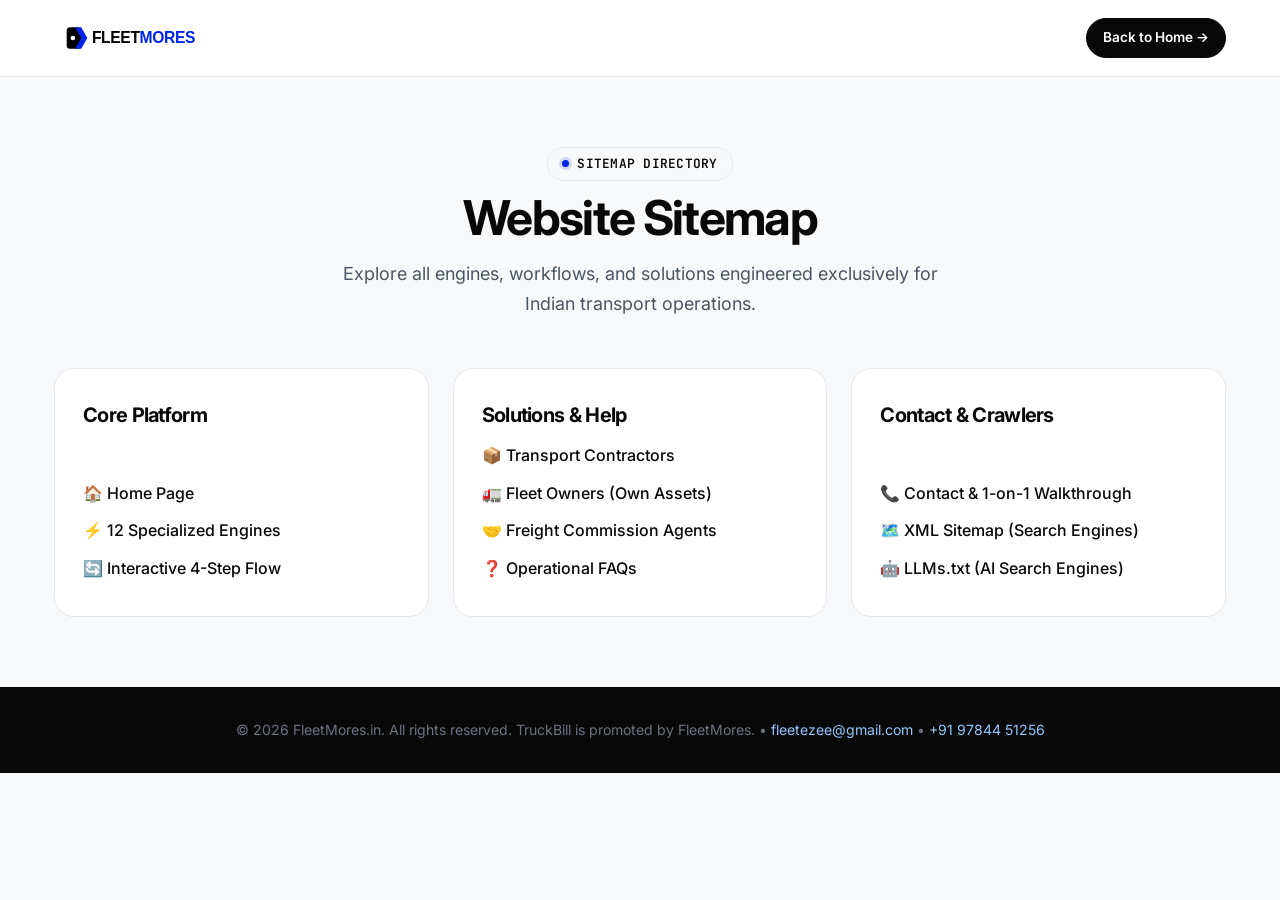
<file: sitemap.html>
<!DOCTYPE html>
<html lang="en">
<head>
  <meta charset="UTF-8">
  <meta name="viewport" content="width=device-width, initial-scale=1.0">
  <title>HTML Sitemap — FleetMores.in (Promoting TruckBill ERP)</title>
  <meta name="description" content="Complete directory of FleetMores.in pages. Explore TruckBill transport ERP 12 specialized operational engines, interactive workflow, and live demo requests.">
  <link rel="canonical" href="https://fleetmores.in/sitemap.html">
  <link rel="sitemap" type="application/xml" title="Sitemap" href="https://fleetmores.in/sitemap.xml">
  <link rel="manifest" href="https://fleetmores.in/site.webmanifest">
  <meta name="robots" content="index, follow">
  <link rel="stylesheet" href="assets/css/bootstrap.min.css">
  <link rel="stylesheet" href="assets/css/neuralflow.css">
  <link rel="icon" type="image/svg+xml" href="assets/images/fleetmores-logo.svg">
  <meta name="theme-color" content="#080808">
</head>
<body style="background: var(--nf-offwhite); color: var(--nf-text-primary);">
  <header style="background: var(--nf-white); padding: 18px 0; border-bottom: 1px solid var(--nf-light-border);">
    <div class="container-nf d-flex justify-content-between align-items-center">
      <a href="index.html"><img src="assets/images/fleetmores-logo.svg" alt="FleetMores.in" width="160" height="26"></a>
      <a href="index.html" class="btn-nf btn-nf-primary py-2 px-3" style="font-size: 0.85rem;">Back to Home →</a>
    </div>
  </header>

  <main style="padding: 70px 0;">
    <div class="container-nf">
      <div style="text-align: center; margin-bottom: 50px;">
        <div class="nf-pill-badge mb-2">
          <span class="nf-pill-dot"></span>
          <span>SITEMAP DIRECTORY</span>
        </div>
        <h1 class="nf-section-title" style="margin-bottom: 12px;">Website Sitemap</h1>
        <p class="nf-section-desc mx-auto" style="max-width: 640px;">
          Explore all engines, workflows, and solutions engineered exclusively for Indian transport operations.
        </p>
      </div>

      <div class="row g-4">
        <div class="col-12 col-md-4">
          <div class="nf-bento-card h-100">
            <h2 style="font-size: 1.25rem; font-weight: 700; margin-bottom: 16px;">Core Platform</h2>
            <ul style="list-style: none; padding: 0; margin: 0; display: flex; flex-direction: column; gap: 12px;">
              <li><a href="index.html" style="color: var(--nf-text-primary); text-decoration: none; font-weight: 500;">🏠 Home Page</a></li>
              <li><a href="features.html" style="color: var(--nf-text-primary); text-decoration: none; font-weight: 500;">⚡ 12 Specialized Engines</a></li>
              <li><a href="how-it-works.html" style="color: var(--nf-text-primary); text-decoration: none; font-weight: 500;">🔄 Interactive 4-Step Flow</a></li>
            </ul>
          </div>
        </div>

        <div class="col-12 col-md-4">
          <div class="nf-bento-card h-100">
            <h2 style="font-size: 1.25rem; font-weight: 700; margin-bottom: 16px;">Solutions & Help</h2>
            <ul style="list-style: none; padding: 0; margin: 0; display: flex; flex-direction: column; gap: 12px;">
              <li><a href="solutions.html#contractors" style="color: var(--nf-text-primary); text-decoration: none; font-weight: 500;">📦 Transport Contractors</a></li>
              <li><a href="solutions.html#fleet-owners" style="color: var(--nf-text-primary); text-decoration: none; font-weight: 500;">🚛 Fleet Owners (Own Assets)</a></li>
              <li><a href="solutions.html#brokers" style="color: var(--nf-text-primary); text-decoration: none; font-weight: 500;">🤝 Freight Commission Agents</a></li>
              <li><a href="faq.html" style="color: var(--nf-text-primary); text-decoration: none; font-weight: 500;">❓ Operational FAQs</a></li>
            </ul>
          </div>
        </div>

        <div class="col-12 col-md-4">
          <div class="nf-bento-card h-100">
            <h2 style="font-size: 1.25rem; font-weight: 700; margin-bottom: 16px;">Contact & Crawlers</h2>
            <ul style="list-style: none; padding: 0; margin: 0; display: flex; flex-direction: column; gap: 12px;">
              <li><a href="contact.html" style="color: var(--nf-text-primary); text-decoration: none; font-weight: 500;">📞 Contact & 1-on-1 Walkthrough</a></li>
              <li><a href="sitemap.xml" style="color: var(--nf-text-primary); text-decoration: none; font-weight: 500;" target="_blank">🗺️ XML Sitemap (Search Engines)</a></li>
              <li><a href="llms.txt" style="color: var(--nf-text-primary); text-decoration: none; font-weight: 500;" target="_blank">🤖 LLMs.txt (AI Search Engines)</a></li>
            </ul>
          </div>
        </div>
      </div>
    </div>
  </main>

  <footer style="background: var(--nf-black); color: var(--nf-dark-text-muted); padding: 32px 0; text-align: center; font-size: 0.88rem;">
    © 2026 FleetMores.in. All rights reserved. TruckBill is promoted by FleetMores. • <a href="mailto:fleetezee@gmail.com" style="color: #93C5FD;">fleetezee@gmail.com</a> • <a href="tel:+919784451256" style="color: #93C5FD;">+91 97844 51256</a>
  </footer>
</body>
</html>
</file>
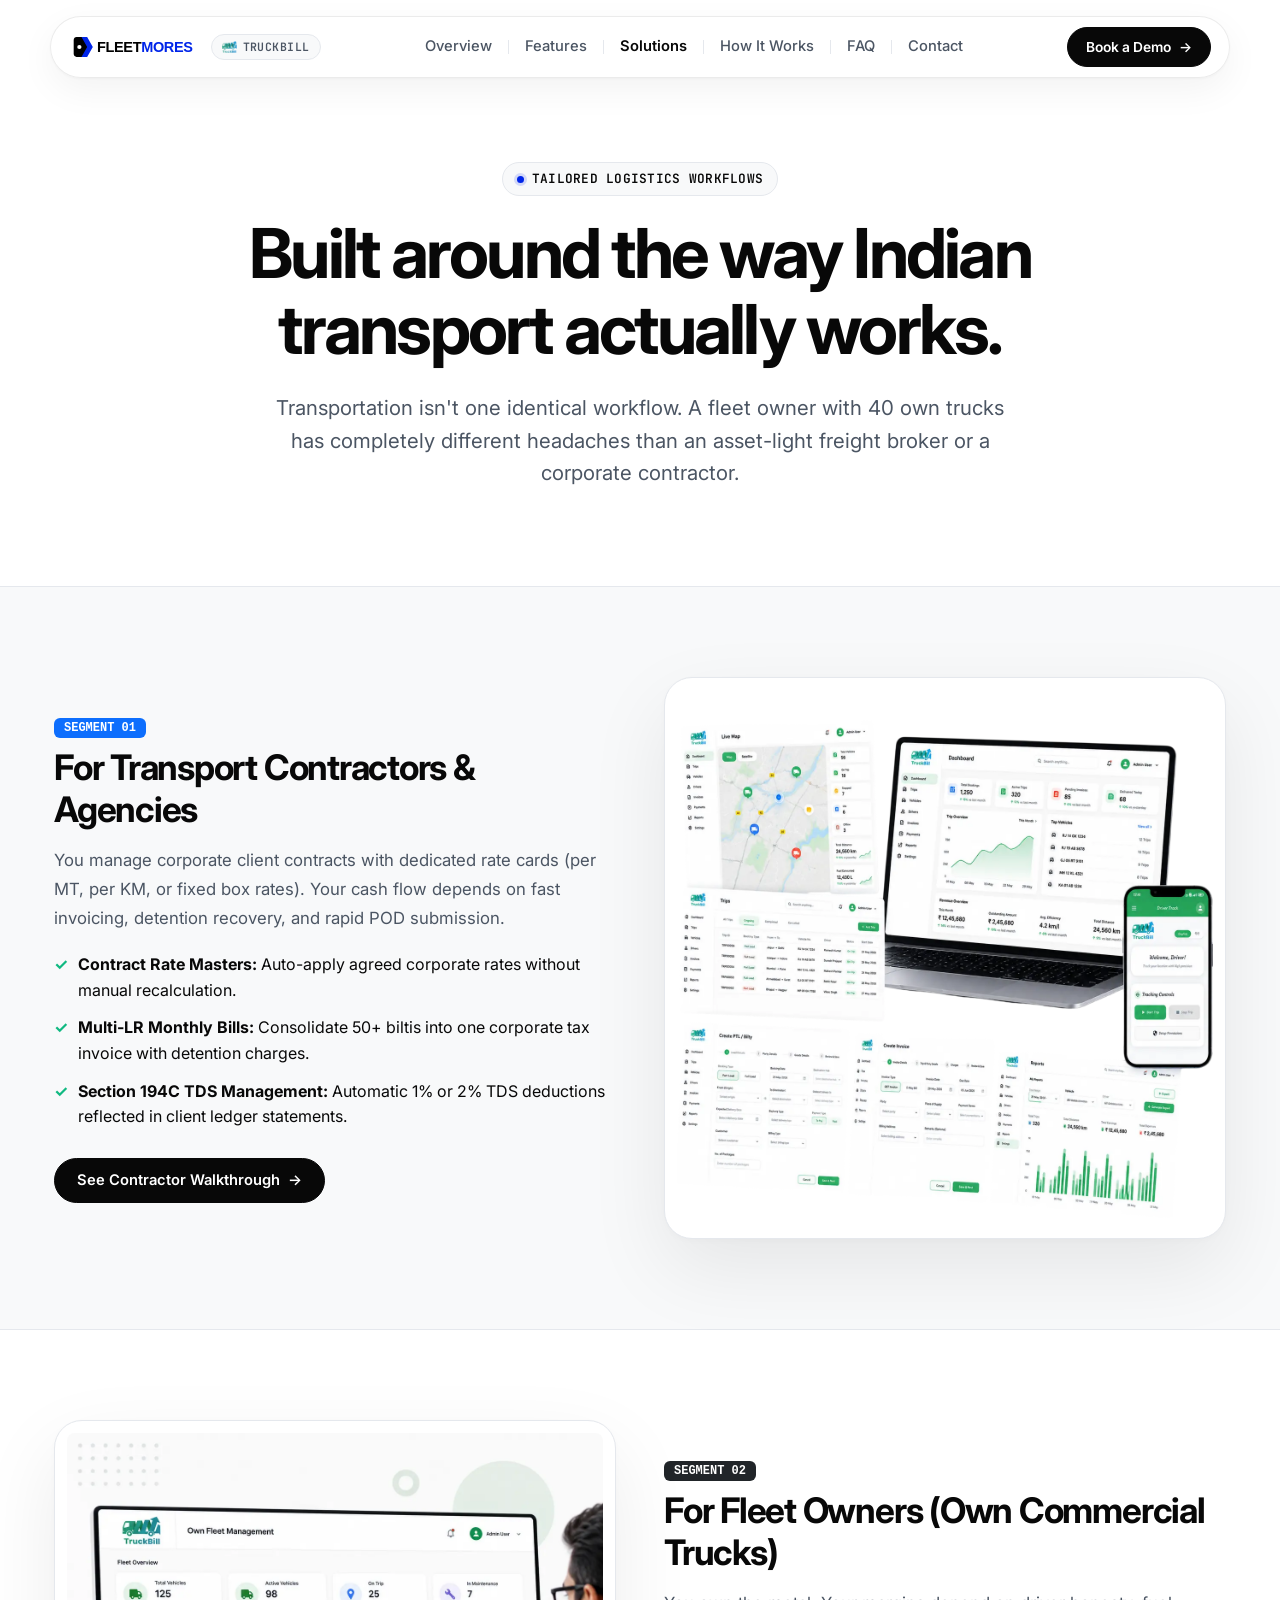
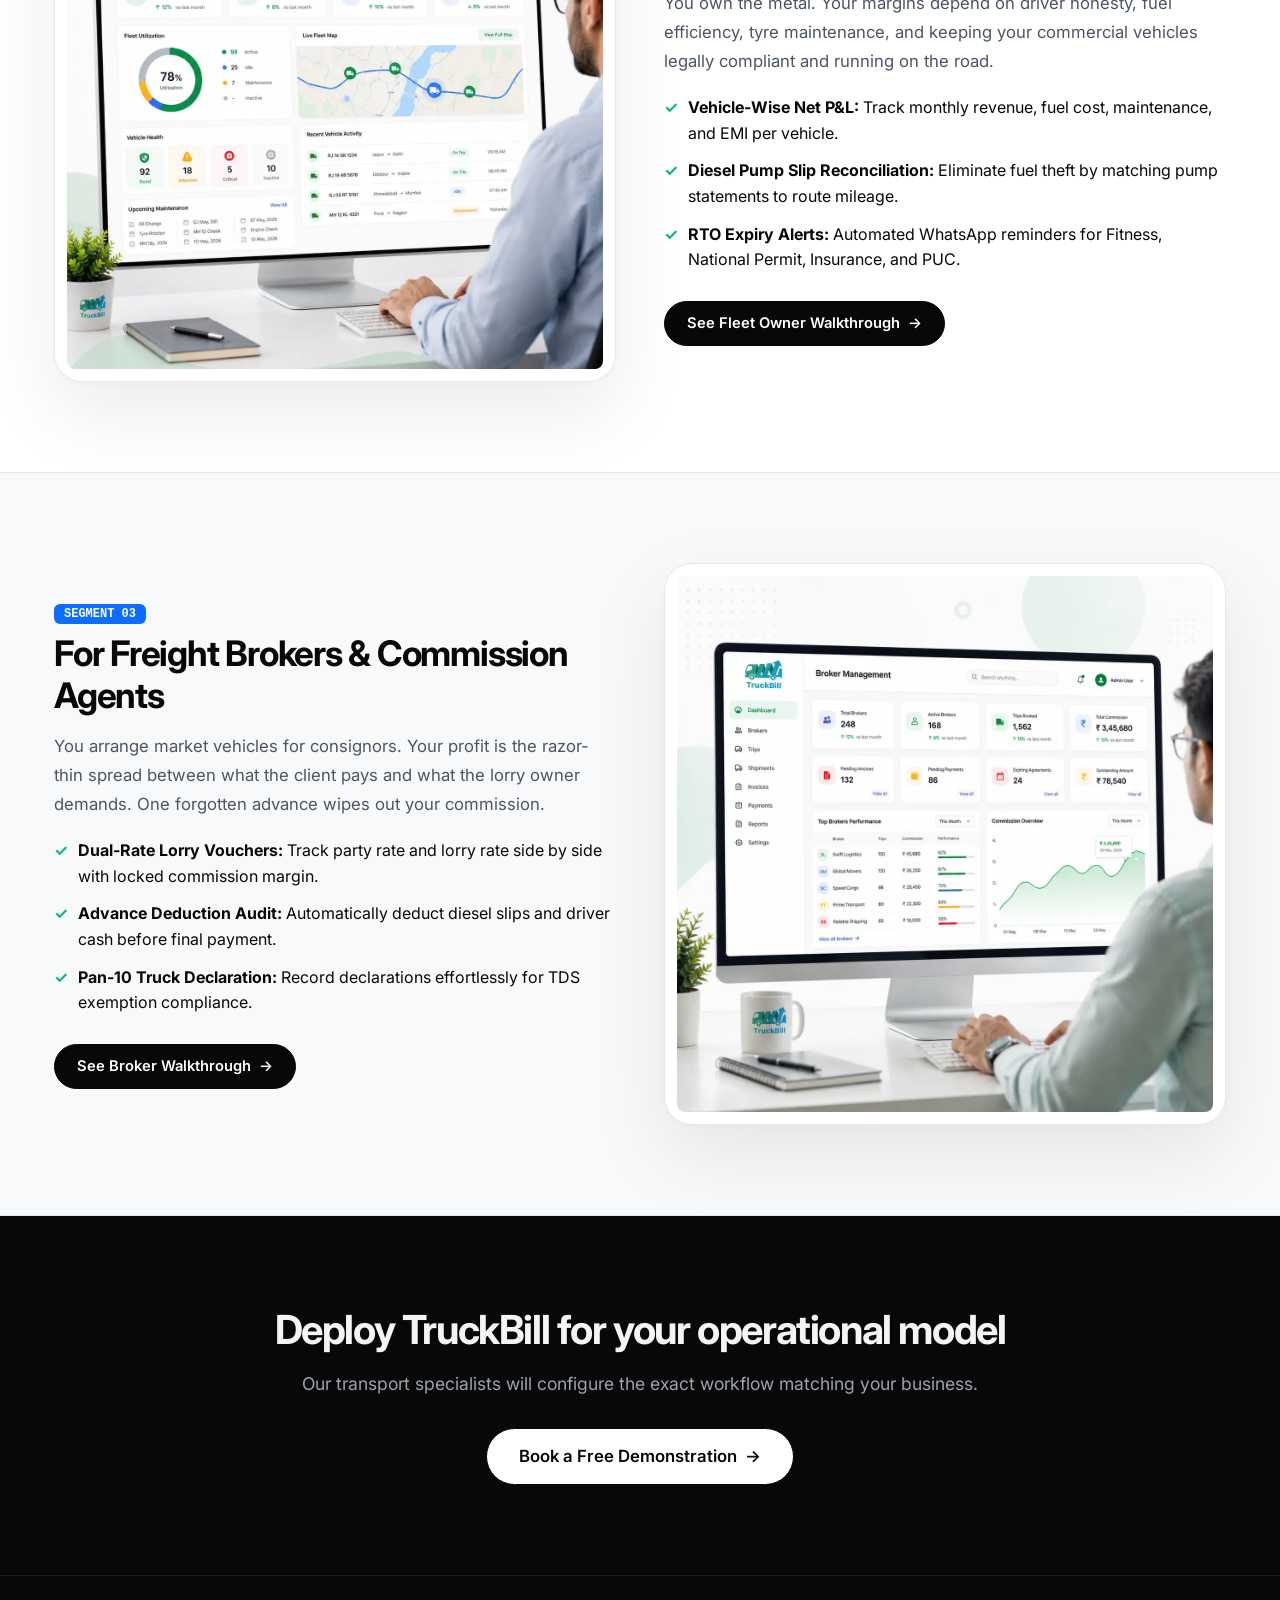
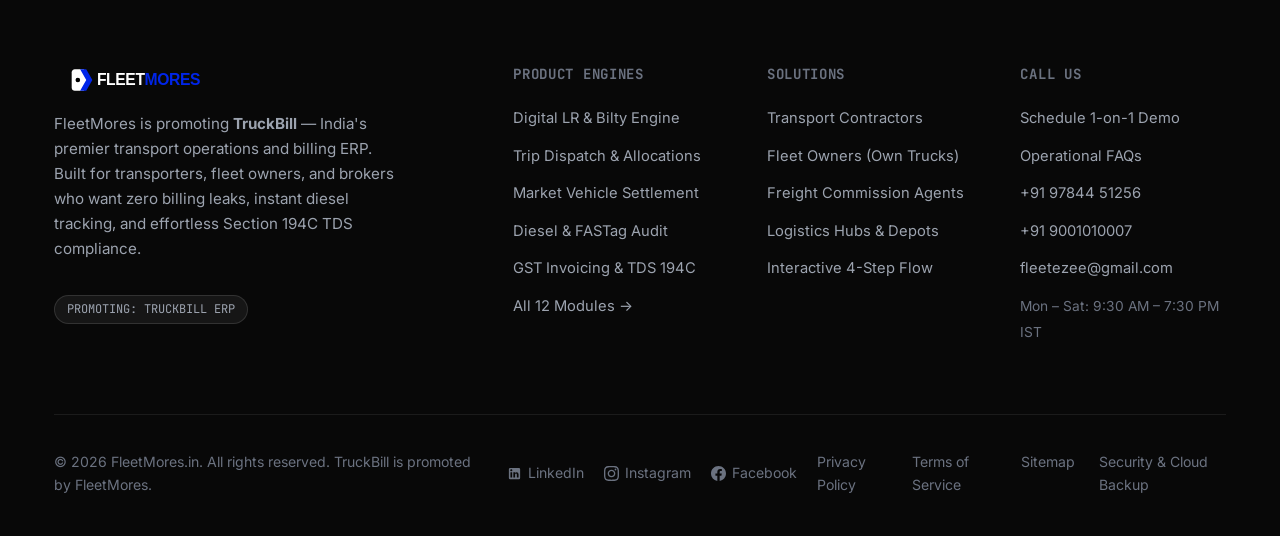
<file: solutions.html>
<!DOCTYPE html>
<html lang="en-IN">
<head>
  <meta charset="UTF-8">
  <meta name="viewport" content="width=device-width, initial-scale=1.0, maximum-scale=5.0">
  <title>Logistics Solutions for Transporters, Fleet Owners & Brokers | FleetMores.in</title>
  <meta name="description" content="TruckBill transport ERP solutions tailored specifically for Indian transport contractors, fleet owners with own trucks, freight commission brokers, and logistics agencies.">
  <meta name="keywords" content="Transport contractor billing, fleet owner ERP, transport broker software, market vehicle commission, logistics billing software India">
  <meta name="author" content="FleetMores Technologies">
  
  <!-- Canonical & Alternate Links -->
  <link rel="canonical" href="https://fleetmores.in/solutions.html">
  <link rel="alternate" hreflang="en-IN" href="https://fleetmores.in/solutions.html">
  <link rel="alternate" hreflang="x-default" href="https://fleetmores.in/solutions.html">

  <!-- Search & AI Engine Directives -->
  <meta name="robots" content="index, follow, max-image-preview:large, max-snippet:-1, max-video-preview:-1">
  <meta name="googlebot" content="index, follow, max-snippet:-1, max-image-preview:large">
  <meta name="bingbot" content="index, follow, max-snippet:-1, max-image-preview:large">

  <!-- Geographic & Indian Localization Metadata -->
  <meta name="geo.region" content="IN-KA">
  <meta name="geo.placename" content="Bengaluru">
  <meta name="geo.position" content="12.9237;77.6842">
  <meta name="ICBM" content="12.9237, 77.6842">
  <meta name="geo.country" content="IN">
  <meta name="audience" content="Transport Contractors, Fleet Owners, Logistics Agencies, Freight Brokers, India">

  <!-- Open Graph -->
  <meta property="og:type" content="website">
  <meta property="og:locale" content="en_IN">
  <meta property="og:site_name" content="FleetMores.in — Promoting TruckBill">
  <meta property="og:url" content="https://fleetmores.in/solutions.html">
  <meta property="og:title" content="Logistics Solutions for Transporters, Fleet Owners & Brokers | FleetMores.in">
  <meta property="og:description" content="TruckBill transport ERP solutions tailored specifically for Indian transport contractors, fleet owners with own trucks, freight commission brokers, and logistics agencies.">
  <meta property="og:image" content="https://fleetmores.in/assets/images/dashboard-preview.png">
  <meta property="og:image:width" content="1200">
  <meta property="og:image:height" content="630">
  <meta property="og:image:alt" content="FleetMores promoting TruckBill Transport ERP">

  <!-- Twitter Card -->
  <meta name="twitter:card" content="summary_large_image">
  <meta name="twitter:site" content="@fleetmores">
  <meta name="twitter:title" content="Logistics Solutions for Transporters, Fleet Owners & Brokers | FleetMores.in">
  <meta name="twitter:description" content="TruckBill transport ERP solutions tailored specifically for Indian transport contractors, fleet owners with own trucks, freight commission brokers, and logistics agencies.">
  <meta name="twitter:image" content="https://fleetmores.in/assets/images/dashboard-preview.png">

  <!-- Favicon -->
  <link rel="icon" type="image/svg+xml" href="assets/images/fleetmores-logo.svg">

  <!-- CSS Dependencies -->
  <link rel="stylesheet" href="assets/css/bootstrap.min.css">
  <link rel="stylesheet" href="assets/css/neuralflow.css">

  <!-- Schema.org Structured Data -->
  <script type="application/ld+json">
{
  "@context": "https://schema.org",
  "@graph": [
    {
      "@type": "BreadcrumbList",
      "itemListElement": [
        {
          "@type": "ListItem",
          "position": 1,
          "name": "Home",
          "item": "https://fleetmores.in/"
        },
        {
          "@type": "ListItem",
          "position": 2,
          "name": "Solutions",
          "item": "https://fleetmores.in/solutions.html"
        }
      ]
    },
    {
      "@type": "CollectionPage",
      "@id": "https://fleetmores.in/solutions.html#page",
      "name": "TruckBill Transport Solutions by Segment",
      "description": "Tailored logistics workflows for Transport Contractors, Fleet Owners, and Freight Brokers.",
      "publisher": {
        "@type": "Organization",
        "name": "FleetMores Technologies",
        "url": "https://fleetmores.in/"
      }
    }
  ]
}
  </script>
  <link rel="sitemap" type="application/xml" title="Sitemap" href="https://fleetmores.in/sitemap.xml">
  <link rel="manifest" href="https://fleetmores.in/site.webmanifest">
  <meta name="theme-color" content="#080808">
</head>
<body>
  <!-- FLOATING ISLAND BREADCRUMB NAVBAR (Neuralflow Signature) -->
  <header class="nf-nav-wrapper">
    <div class="nf-nav-island">
      <a href="index.html" class="nf-nav-brand" aria-label="FleetMores Home">
        <img src="assets/images/fleetmores-logo.svg" alt="FLEETMORES" class="nf-brand-logo" width="160" height="24">
        <span class="nf-product-pill">
          <img src="assets/images/truckbill-logo.png" alt="TruckBill" width="14" height="12">
          <span>TRUCKBILL</span>
        </span>
      </a>

      <nav aria-label="Primary Navigation">
        <ul class="nf-nav-links">
          <li><a href="index.html" class="">Overview</a></li>
          <li><span class="nf-nav-divider"></span></li>
          <li><a href="features.html" class="">Features</a></li>
          <li><span class="nf-nav-divider"></span></li>
          <li><a href="solutions.html" class="active">Solutions</a></li>
          <li><span class="nf-nav-divider"></span></li>
          <li><a href="how-it-works.html" class="">How It Works</a></li>
          <li><span class="nf-nav-divider"></span></li>
          <li><a href="faq.html" class="">FAQ</a></li>
          <li><span class="nf-nav-divider"></span></li>
          <li><a href="contact.html" class="">Contact</a></li>
        </ul>
      </nav>

      <div class="nf-nav-actions">
        <button class="btn-nf btn-nf-primary btn-nf-sm" data-open-demo>
          <span>Book a Demo</span> <span class="btn-arrow">→</span>
        </button>
        <button class="nf-hamburger" id="nfHamburgerBtn" aria-label="Toggle navigation menu">
          <span></span>
          <span></span>
          <span></span>
        </button>
      </div>
    </div>
  </header>

  <!-- Mobile Drawer -->
  <div class="nf-drawer-overlay" id="nfDrawerOverlay"></div>
  <div class="nf-mobile-drawer" id="nfMobileDrawer">
    <div>
      <div style="display: flex; align-items: center; justify-content: space-between;">
        <img src="assets/images/fleetmores-logo.svg" alt="FLEETMORES" width="140" height="22">
        <button class="nf-modal-close" id="nfDrawerCloseBtn" style="position: static;" aria-label="Close Menu">✕</button>
      </div>
      <ul class="nf-drawer-links">
        <li><a href="index.html"><span>Overview</span> <span>→</span></a></li>
        <li><a href="features.html"><span>12 Specialized Engines</span> <span>→</span></a></li>
        <li><a href="solutions.html"><span>Segment Solutions</span> <span>→</span></a></li>
        <li><a href="how-it-works.html"><span>How It Works</span> <span>→</span></a></li>
        <li><a href="faq.html"><span>FAQ</span> <span>→</span></a></li>
        <li><a href="contact.html"><span>Contact & Schedule</span> <span>→</span></a></li>
      </ul>
    </div>
    <div>
      <button class="btn-nf btn-nf-primary w-100 py-3" data-open-demo>
        <span>Book a Live Demo</span> <span class="btn-arrow">→</span>
      </button>
    </div>
  </div>


  <main>
    <section class="nf-hero">
      <div class="container-nf">
        <div class="nf-pill-badge">
          <span class="nf-pill-dot"></span>
          <span>TAILORED LOGISTICS WORKFLOWS</span>
        </div>
        <h1 class="nf-hero-title">
          Built around the way Indian transport actually works.
        </h1>
        <p class="nf-hero-desc">
          Transportation isn't one identical workflow. A fleet owner with 40 own trucks has completely different headaches than an asset-light freight broker or a corporate contractor.
        </p>
      </div>
    </section>

    <!-- SEGMENT BREAKDOWNS -->
    <section class="nf-section nf-section-offwhite" id="contractors">
      <div class="container-nf">
        <div class="row g-5 align-items-center">
          <div class="col-12 col-md-6">
            <span class="badge bg-primary text-white font-monospace mb-2" style="padding: 4px 10px;">SEGMENT 01</span>
            <h2 style="font-size: 2.2rem; margin-bottom: 16px;">For Transport Contractors & Agencies</h2>
            <p style="color: #4B5563; font-size: 1.05rem; line-height: 1.7; margin-bottom: 20px;">
              You manage corporate client contracts with dedicated rate cards (per MT, per KM, or fixed box rates). Your cash flow depends on fast invoicing, detention recovery, and rapid POD submission.
            </p>
            <div style="display: flex; flex-direction: column; gap: 12px; margin-bottom: 28px;">
              <div style="display: flex; gap: 10px;">
                <span style="color: #10B981; font-weight: 700;">✓</span>
                <div><strong>Contract Rate Masters:</strong> Auto-apply agreed corporate rates without manual recalculation.</div>
              </div>
              <div style="display: flex; gap: 10px;">
                <span style="color: #10B981; font-weight: 700;">✓</span>
                <div><strong>Multi-LR Monthly Bills:</strong> Consolidate 50+ biltis into one corporate tax invoice with detention charges.</div>
              </div>
              <div style="display: flex; gap: 10px;">
                <span style="color: #10B981; font-weight: 700;">✓</span>
                <div><strong>Section 194C TDS Management:</strong> Automatic 1% or 2% TDS deductions reflected in client ledger statements.</div>
              </div>
            </div>
            <button class="btn-nf btn-nf-primary" data-open-demo>
              <span>See Contractor Walkthrough</span> <span class="btn-arrow">→</span>
            </button>
          </div>
          <div class="col-12 col-md-6">
            <div class="nf-dashboard-frame">
              <img src="assets/images/dashboard-preview.webp" alt="Contractor Dashboard" class="img-fluid rounded-3">
            </div>
          </div>
        </div>
      </div>
    </section>

    <section class="nf-section nf-section-light" id="fleet-owners">
      <div class="container-nf">
        <div class="row g-5 align-items-center flex-md-row-reverse">
          <div class="col-12 col-md-6">
            <span class="badge bg-dark text-white font-monospace mb-2" style="padding: 4px 10px;">SEGMENT 02</span>
            <h2 style="font-size: 2.2rem; margin-bottom: 16px;">For Fleet Owners (Own Commercial Trucks)</h2>
            <p style="color: #4B5563; font-size: 1.05rem; line-height: 1.7; margin-bottom: 20px;">
              You own the metal. Your margins depend on driver honesty, fuel efficiency, tyre maintenance, and keeping your commercial vehicles legally compliant and running on the road.
            </p>
            <div style="display: flex; flex-direction: column; gap: 12px; margin-bottom: 28px;">
              <div style="display: flex; gap: 10px;">
                <span style="color: #10B981; font-weight: 700;">✓</span>
                <div><strong>Vehicle-Wise Net P&L:</strong> Track monthly revenue, fuel cost, maintenance, and EMI per vehicle.</div>
              </div>
              <div style="display: flex; gap: 10px;">
                <span style="color: #10B981; font-weight: 700;">✓</span>
                <div><strong>Diesel Pump Slip Reconciliation:</strong> Eliminate fuel theft by matching pump statements to route mileage.</div>
              </div>
              <div style="display: flex; gap: 10px;">
                <span style="color: #10B981; font-weight: 700;">✓</span>
                <div><strong>RTO Expiry Alerts:</strong> Automated WhatsApp reminders for Fitness, National Permit, Insurance, and PUC.</div>
              </div>
            </div>
            <button class="btn-nf btn-nf-primary" data-open-demo>
              <span>See Fleet Owner Walkthrough</span> <span class="btn-arrow">→</span>
            </button>
          </div>
          <div class="col-12 col-md-6">
            <div class="nf-dashboard-frame">
              <img src="assets/images/onw-fleet.webp" alt="Fleet Owner Management" class="img-fluid rounded-3">
            </div>
          </div>
        </div>
      </div>
    </section>

    <section class="nf-section nf-section-offwhite" id="brokers">
      <div class="container-nf">
        <div class="row g-5 align-items-center">
          <div class="col-12 col-md-6">
            <span class="badge bg-primary text-white font-monospace mb-2" style="padding: 4px 10px;">SEGMENT 03</span>
            <h2 style="font-size: 2.2rem; margin-bottom: 16px;">For Freight Brokers & Commission Agents</h2>
            <p style="color: #4B5563; font-size: 1.05rem; line-height: 1.7; margin-bottom: 20px;">
              You arrange market vehicles for consignors. Your profit is the razor-thin spread between what the client pays and what the lorry owner demands. One forgotten advance wipes out your commission.
            </p>
            <div style="display: flex; flex-direction: column; gap: 12px; margin-bottom: 28px;">
              <div style="display: flex; gap: 10px;">
                <span style="color: #10B981; font-weight: 700;">✓</span>
                <div><strong>Dual-Rate Lorry Vouchers:</strong> Track party rate and lorry rate side by side with locked commission margin.</div>
              </div>
              <div style="display: flex; gap: 10px;">
                <span style="color: #10B981; font-weight: 700;">✓</span>
                <div><strong>Advance Deduction Audit:</strong> Automatically deduct diesel slips and driver cash before final payment.</div>
              </div>
              <div style="display: flex; gap: 10px;">
                <span style="color: #10B981; font-weight: 700;">✓</span>
                <div><strong>Pan-10 Truck Declaration:</strong> Record declarations effortlessly for TDS exemption compliance.</div>
              </div>
            </div>
            <button class="btn-nf btn-nf-primary" data-open-demo>
              <span>See Broker Walkthrough</span> <span class="btn-arrow">→</span>
            </button>
          </div>
          <div class="col-12 col-md-6">
            <div class="nf-dashboard-frame">
              <img src="assets/images/broker.webp" alt="Broker Management" class="img-fluid rounded-3">
            </div>
          </div>
        </div>
      </div>
    </section>

    <!-- FINAL CTA -->
    <section class="nf-section nf-section-dark text-center">
      <div class="container-nf">
        <h2 style="font-size: 2.5rem; margin-bottom: 16px;">Deploy TruckBill for your operational model</h2>
        <p style="color: #9CA3AF; margin-bottom: 30px; font-size: 1.1rem;">Our transport specialists will configure the exact workflow matching your business.</p>
        <button class="btn-nf btn-nf-primary btn-nf-lg" style="background: #FFFFFF; color: #080808;" data-open-demo>
          <span>Book a Free Demonstration</span> <span class="btn-arrow">→</span>
        </button>
      </div>
    </section>
  </main>

  <!-- FOOTER (Neuralflow Deep Onyx Minimalist) -->
  <footer class="nf-footer">
    <div class="container-nf">
      <div class="nf-footer-grid">
        <div>
          <a href="index.html" aria-label="FleetMores Home">
            <img src="assets/images/fleetmores-logo-dark.svg" alt="FLEETMORES" width="170" height="26">
          </a>
          <p class="nf-footer-brand-bio">
            FleetMores is promoting <strong>TruckBill</strong> — India's premier transport operations and billing ERP. Built for transporters, fleet owners, and brokers who want zero billing leaks, instant diesel tracking, and effortless Section 194C TDS compliance.
          </p>
          <div style="margin-top: 18px; display: inline-flex; align-items: center; gap: 8px; padding: 4px 12px; border-radius: var(--radius-pill); background: rgba(255,255,255,0.06); border: 1px solid rgba(255,255,255,0.12); font-family: var(--font-mono); font-size: 0.75rem; color: #9CA3AF;">
            <span>PROMOTING: TRUCKBILL ERP</span>
          </div>
        </div>

        <div>
          <h4 class="nf-footer-col-title">Product Engines</h4>
          <ul class="nf-footer-links">
            <li><a href="features.html#lr-billing">Digital LR & Bilty Engine</a></li>
            <li><a href="features.html#dispatch">Trip Dispatch & Allocations</a></li>
            <li><a href="features.html#broker">Market Vehicle Settlement</a></li>
            <li><a href="features.html#diesel">Diesel & FASTag Audit</a></li>
            <li><a href="features.html#invoicing">GST Invoicing & TDS 194C</a></li>
            <li><a href="features.html">All 12 Modules →</a></li>
          </ul>
        </div>

        <div>
          <h4 class="nf-footer-col-title">Solutions</h4>
          <ul class="nf-footer-links">
            <li><a href="solutions.html#contractors">Transport Contractors</a></li>
            <li><a href="solutions.html#fleet-owners">Fleet Owners (Own Trucks)</a></li>
            <li><a href="solutions.html#brokers">Freight Commission Agents</a></li>
            <li><a href="solutions.html#logistics">Logistics Hubs & Depots</a></li>
            <li><a href="how-it-works.html">Interactive 4-Step Flow</a></li>
          </ul>
        </div>

        <div>
          <h4 class="nf-footer-col-title">Call Us</h4>
          <ul class="nf-footer-links">
            <li><a href="contact.html">Schedule 1-on-1 Demo</a></li>
            <li><a href="faq.html">Operational FAQs</a></li>
            <li><a href="tel:+919784451256">+91 97844 51256</a></li>
            <li><a href="tel:+919001010007">+91 9001010007</a></li>
            <li><a href="mailto:fleetezee@gmail.com">fleetezee@gmail.com</a></li>
            <li><span style="color: var(--nf-dark-text-muted); font-size: 0.86rem;">Mon – Sat: 9:30 AM – 7:30 PM IST</span></li>
          </ul>
        </div>
      </div>

      <div class="nf-footer-bottom">
        <div>
          © 2026 FleetMores.in. All rights reserved. TruckBill is promoted by FleetMores.
        </div>
        <div style="display: flex; align-items: center; gap: 20px;">
          <a href="https://www.linkedin.com/showcase/truckbill/" target="_blank" rel="noopener" aria-label="LinkedIn" style="display: inline-flex; align-items: center; gap: 6px; color: var(--nf-dark-text-muted); font-size: 0.88rem; text-decoration: none;">
            <svg width="15" height="15" viewBox="0 0 24 24" fill="currentColor"><path d="M19 3a2 2 0 0 1 2 2v14a2 2 0 0 1-2 2H5a2 2 0 0 1-2-2V5a2 2 0 0 1 2-2h14m-.5 15.5v-5.3a3.26 3.26 0 0 0-3.26-3.26c-.85 0-1.84.52-2.28 1.3v-1.11h-2.79v8.37h2.79v-4.93c0-.77.62-1.4 1.39-1.4a1.4 1.4 0 0 1 1.4 1.4v4.93h2.75M6.88 8.56a1.68 1.68 0 0 0 1.68-1.68c0-.93-.75-1.69-1.68-1.69a1.69 1.69 0 0 0-1.69 1.69c0 .93.76 1.68 1.69 1.68m1.39 9.94v-8.37H5.5v8.37h2.77z"/></svg>
            <span>LinkedIn</span>
          </a>
          <a href="https://www.instagram.com/truckbill.in/" target="_blank" rel="noopener" aria-label="Instagram" style="display: inline-flex; align-items: center; gap: 6px; color: var(--nf-dark-text-muted); font-size: 0.88rem; text-decoration: none;">
            <svg width="15" height="15" viewBox="0 0 24 24" fill="currentColor"><path d="M12 2.163c3.204 0 3.584.012 4.85.07 3.252.148 4.771 1.691 4.919 4.919.058 1.265.069 1.645.069 4.849 0 3.205-.012 3.584-.069 4.849-.149 3.225-1.664 4.771-4.919 4.919-1.266.058-1.644.07-4.85.07-3.204 0-3.584-.012-4.849-.07-3.26-.149-4.771-1.699-4.919-4.92-.058-1.265-.07-1.644-.07-4.849 0-3.204.013-3.583.07-4.849.149-3.227 1.664-4.771 4.919-4.919 1.266-.057 1.645-.069 4.849-.069zm0-2.163c-3.259 0-3.667.014-4.947.072-4.358.2-6.78 2.618-6.98 6.98-.059 1.281-.073 1.689-.073 4.948 0 3.259.014 3.668.072 4.948.2 4.358 2.618 6.78 6.98 6.98 1.281.058 1.689.072 4.948.072 3.259 0 3.668-.014 4.948-.072 4.354-.2 6.782-2.618 6.979-6.98.059-1.28.073-1.689.073-4.948 0-3.259-.014-3.667-.072-4.947-.196-4.354-2.617-6.78-6.979-6.98-1.281-.059-1.69-.073-4.949-.073zm0 5.838c-3.403 0-6.162 2.759-6.162 6.162s2.759 6.163 6.162 6.163 6.162-2.759 6.162-6.163c0-3.403-2.759-6.162-6.162-6.162zm0 10.162c-2.209 0-4-1.79-4-4 0-2.209 1.791-4 4-4s4 1.791 4 4c0 2.21-1.791 4-4 4zm6.406-11.845c-.796 0-1.441.645-1.441 1.44s.645 1.44 1.441 1.44c.795 0 1.439-.645 1.439-1.44s-.644-1.44-1.439-1.44z"/></svg>
            <span>Instagram</span>
          </a>
          <a href="https://www.facebook.com/profile.php?id=61593975432299" target="_blank" rel="noopener" aria-label="Facebook" style="display: inline-flex; align-items: center; gap: 6px; color: var(--nf-dark-text-muted); font-size: 0.88rem; text-decoration: none;">
            <svg width="15" height="15" viewBox="0 0 24 24" fill="currentColor"><path d="M24 12.073c0-6.627-5.373-12-12-12s-12 5.373-12 12c0 5.99 4.388 10.954 10.125 11.854v-8.385H7.078v-3.47h3.047V9.43c0-3.007 1.792-4.669 4.533-4.669 1.312 0 2.686.235 2.686.235v2.953H15.83c-1.491 0-1.956.925-1.956 1.874v2.25h3.328l-.532 3.47h-2.796v8.385C19.612 23.027 24 18.062 24 12.073z"/></svg>
            <span>Facebook</span>
          </a>
        </div>
        <div style="display: flex; gap: 24px;">
          <a href="contact.html">Privacy Policy</a>
          <a href="contact.html">Terms of Service</a>
          <a href="sitemap.html">Sitemap</a>
          <a href="contact.html">Security & Cloud Backup</a>
        </div>
      </div>
    </div>
  </footer>

  <!-- DEMO BOOKING MODAL -->
  <div class="nf-modal-overlay" id="nfDemoModal" role="dialog" aria-modal="true" aria-labelledby="modalTitle">
    <div class="nf-modal-card">
      <button class="nf-modal-close" data-close-demo aria-label="Close Modal">✕</button>
      <div style="margin-bottom: 24px;">
        <span class="nf-pill-badge" style="margin-bottom: 12px;">
          <span class="nf-pill-dot"></span>
          <span>1-ON-1 LIVE WALKTHROUGH</span>
        </span>
        <h3 id="modalTitle" style="font-size: 1.5rem; margin-bottom: 6px;">Experience TruckBill in Action</h3>
        <p style="font-size: 0.94rem; color: var(--nf-text-secondary); margin: 0;">
          See how 500+ Indian transport hubs cut billing time by 70% and eliminate advance leakage.
        </p>
      </div>

            <form id="demoBookingForm" onsubmit="return handleDemoSubmit(event);">
        <div class="row g-3">
          <div class="col-12 col-md-6">
            <div class="nf-form-group">
              <label class="nf-form-label" for="demoName">Name *</label>
              <input type="text" class="nf-form-input" id="demoName" name="name" required placeholder="e.g. Rajesh Sharma" autocomplete="name">
            </div>
          </div>
          <div class="col-12 col-md-6">
            <div class="nf-form-group">
              <label class="nf-form-label" for="demoEmail">Email *</label>
              <input type="email" class="nf-form-input" id="demoEmail" name="email" required placeholder="e.g. rajesh@company.com" autocomplete="email">
            </div>
          </div>
          <div class="col-12 col-md-6">
            <div class="nf-form-group">
              <label class="nf-form-label" for="demoPhone">Mobile *</label>
              <input type="tel" class="nf-form-input" id="demoPhone" name="phone" required placeholder="e.g. 98765 43210" autocomplete="tel">
            </div>
          </div>
          <div class="col-12 col-md-6">
            <div class="nf-form-group">
              <label class="nf-form-label" for="demoCompany">Company *</label>
              <input type="text" class="nf-form-input" id="demoCompany" name="company" required placeholder="e.g. Sharma Roadways Pvt Ltd" autocomplete="organization">
            </div>
          </div>
          <div class="col-12 col-md-6">
            <div class="nf-form-group">
              <label class="nf-form-label" for="demoCity">City *</label>
              <input type="text" class="nf-form-input" id="demoCity" name="city" required placeholder="e.g. Jaipur, Mumbai, Ahmedabad" autocomplete="address-level2">
            </div>
          </div>
          <div class="col-12 col-md-6">
            <div class="nf-form-group">
              <label class="nf-form-label" for="demoState">State *</label>
              <input type="text" class="nf-form-input" id="demoState" name="state" required placeholder="e.g. Rajasthan, Maharashtra" autocomplete="address-level1">
            </div>
          </div>
          <div class="col-12">
            <div class="nf-form-group">
              <label class="nf-form-label" for="demoRemark">Remark <span style="font-weight: 400; color: var(--nf-text-muted); font-size: 0.85rem;">(Optional)</span></label>
              <textarea class="nf-form-input" id="demoRemark" name="remark" rows="2" placeholder="Any specific requirements or notes (optional)" style="min-height: 70px; resize: vertical;"></textarea>
            </div>
          </div>
        </div>

        <div style="margin-top: 20px;">
          <button type="submit" class="btn-nf btn-nf-primary w-100 py-3" id="demoSubmitBtn">
            <span>Schedule Free Demo</span> <span class="btn-arrow">→</span>
          </button>
        </div>

        <div style="text-align: center; margin-top: 14px;">
          <span style="font-size: 0.82rem; color: var(--nf-text-muted);">
            🔒 100% Free • No Credit Card • Call us: <a href="tel:+919784451256" style="color: var(--nf-black); font-weight: 600;">+91 97844 51256</a> / <a href="tel:+919001010007" style="color: var(--nf-black); font-weight: 600;">+91 9001010007</a>
          </span>
        </div>
      </form>
    </div>
  </div>

  <!-- Mobile Sticky Bottom CTA -->
  <div class="nf-mobile-sticky-cta">
    <button class="btn-nf btn-nf-primary w-100 py-3" data-open-demo>
      <span>Book a Live Demo</span> <span class="btn-arrow">→</span>
    </button>
  </div>

  <!-- Scripts -->
  <script src="assets/js/interactive.js"></script>

</body>
</html>
</file>
<file: assets/css/neuralflow.css>
/* ==========================================================================
   FLEETMORES.IN — NEURALFLOW THEME DESIGN SYSTEM
   Ultra-clean BRIX Neuralflow aesthetic tailored for TruckBill ERP
   ========================================================================== */

@import url('https://api.fontshare.com/v2/css?f[]=uncut-sans@400,500,600,700&display=swap');
@import url('https://fonts.googleapis.com/css2?family=JetBrains+Mono:wght@400;500;600&family=Inter:wght@400;500;600;700&display=swap');

:root {
  /* Neuralflow Core Palette */
  --nf-black: #080808;
  --nf-dark-surface: #111418;
  --nf-dark-card: #181C22;
  --nf-dark-border: rgba(255, 255, 255, 0.08);
  --nf-dark-border-hover: rgba(255, 255, 255, 0.2);
  
  --nf-white: #FFFFFF;
  --nf-offwhite: #F8F9FA;
  --nf-light-surface: #F3F5F8;
  --nf-light-border: #E5E8ED;
  --nf-light-border-hover: #CBD2DC;
  
  --nf-text-primary: #080808;
  --nf-text-secondary: #4B5563;
  --nf-text-muted: #6B7280;
  
  --nf-dark-text-primary: #F3F4F6;
  --nf-dark-text-secondary: #9CA3AF;
  --nf-dark-text-muted: #6B7280;
  
  --nf-accent-blue: #0025E9;
  --nf-accent-electric: #1E40AF;
  --nf-accent-light: #EEF2FF;
  --nf-accent-border: #C7D2FE;
  
  --nf-success: #10B981;
  --nf-warning: #F59E0B;
  
  /* Typography */
  --font-main: 'Uncut Sans', 'Inter', -apple-system, BlinkMacSystemFont, 'Segoe UI', Roboto, sans-serif;
  --font-mono: 'JetBrains Mono', SFMono-Regular, Menlo, Monaco, Consolas, monospace;
  
  /* Radii */
  --radius-pill: 9999px;
  --radius-sm: 8px;
  --radius-md: 14px;
  --radius-lg: 20px;
  --radius-xl: 28px;
  
  /* Transitions */
  --ease-spring: cubic-bezier(0.16, 1, 0.3, 1);
  --ease-smooth: cubic-bezier(0.4, 0, 0.2, 1);
}

*, *::before, *::after {
  box-sizing: border-box;
}

html {
  font-size: 16px;
  scroll-behavior: smooth;
}

body {
  margin: 0;
  padding: 0;
  font-family: var(--font-main);
  background-color: var(--nf-white);
  color: var(--nf-text-primary);
  line-height: 1.6;
  -webkit-font-smoothing: antialiased;
  -moz-osx-font-smoothing: grayscale;
  overflow-x: hidden;
}

h1, h2, h3, h4, h5, h6 {
  font-family: var(--font-main);
  font-weight: 700;
  color: var(--nf-text-primary);
  letter-spacing: -0.035em;
  margin-top: 0;
  line-height: 1.2;
}

p {
  margin-top: 0;
  margin-bottom: 1rem;
}

a {
  color: inherit;
  text-decoration: none;
  transition: all 0.2s ease;
}

.container-nf {
  width: 100%;
  max-width: 1220px;
  margin-left: auto;
  margin-right: auto;
  padding-left: 24px;
  padding-right: 24px;
}

/* ==========================================================================
   FLOATING ISLAND NAVBAR (Signature Neuralflow)
   ========================================================================== */
.nf-nav-wrapper {
  position: sticky;
  top: 16px;
  z-index: 1000;
  width: 100%;
  padding: 0 16px;
  pointer-events: none;
}

.nf-nav-island {
  pointer-events: auto;
  max-width: 1180px;
  margin: 0 auto;
  background: rgba(255, 255, 255, 0.94);
  backdrop-filter: blur(20px);
  -webkit-backdrop-filter: blur(20px);
  border: 1px solid rgba(0, 0, 0, 0.08);
  border-radius: var(--radius-pill);
  box-shadow: 0 12px 36px rgba(0, 0, 0, 0.05), 0 1px 3px rgba(0, 0, 0, 0.04);
  padding: 10px 18px 10px 22px;
  display: flex;
  align-items: center;
  justify-content: space-between;
  gap: 16px;
  transition: all 0.3s var(--ease-spring);
}

.nf-nav-brand {
  display: flex;
  align-items: center;
  gap: 12px;
  text-decoration: none;
  flex-shrink: 0;
}

.nf-brand-logo {
  height: 24px;
  width: auto;
  display: block;
}

.nf-product-pill {
  display: inline-flex;
  align-items: center;
  gap: 6px;
  padding: 3px 10px;
  border-radius: var(--radius-pill);
  background: var(--nf-offwhite);
  border: 1px solid var(--nf-light-border);
  font-family: var(--font-mono);
  font-size: 0.72rem;
  font-weight: 600;
  letter-spacing: 0.04em;
  color: var(--nf-text-secondary);
}

.nf-product-pill img {
  height: 12px;
  width: auto;
}

.nf-nav-links {
  display: flex;
  align-items: center;
  gap: 12px;
  list-style: none;
  margin: 0;
  padding: 0;
}

.nf-nav-links li {
  display: flex;
  align-items: center;
  gap: 12px;
}

.nf-nav-links a {
  font-size: 0.92rem;
  font-weight: 500;
  color: var(--nf-text-secondary);
  padding: 6px 4px;
  transition: color 0.2s ease;
  white-space: nowrap;
}

.nf-nav-links a:hover,
.nf-nav-links a.active {
  color: var(--nf-text-primary);
  font-weight: 600;
}

.nf-nav-divider {
  width: 1px;
  height: 14px;
  background-color: var(--nf-light-border);
  display: inline-block;
}

.nf-nav-actions {
  display: flex;
  align-items: center;
  gap: 12px;
  flex-shrink: 0;
}

/* ==========================================================================
   BUTTONS (Neuralflow Signature Pill Buttons with Slide Hover)
   ========================================================================== */
.btn-nf {
  display: inline-flex;
  align-items: center;
  justify-content: center;
  gap: 8px;
  font-family: var(--font-main);
  font-size: 0.92rem;
  font-weight: 600;
  padding: 10px 22px;
  border-radius: var(--radius-pill);
  border: 1px solid transparent;
  cursor: pointer;
  text-decoration: none;
  transition: all 0.25s var(--ease-spring);
  position: relative;
  overflow: hidden;
  white-space: nowrap;
}

.btn-nf-primary {
  background: var(--nf-black);
  color: var(--nf-white);
  border-color: var(--nf-black);
}

.btn-nf-primary:hover {
  background: #20242A;
  color: var(--nf-white);
  transform: translateY(-2px);
  box-shadow: 0 8px 20px rgba(0, 0, 0, 0.12);
}

.btn-nf-secondary {
  background: var(--nf-white);
  color: var(--nf-text-primary);
  border-color: var(--nf-light-border);
}

.btn-nf-secondary:hover {
  background: var(--nf-offwhite);
  border-color: var(--nf-text-primary);
  transform: translateY(-2px);
}

.btn-nf-sm {
  padding: 8px 18px;
  font-size: 0.86rem;
}

.btn-nf-lg {
  padding: 14px 32px;
  font-size: 1.05rem;
}

.btn-arrow {
  display: inline-block;
  transition: transform 0.25s var(--ease-spring);
}

.btn-nf:hover .btn-arrow {
  transform: translateX(4px);
}

/* ==========================================================================
   BADGES & PILLS
   ========================================================================== */
.nf-pill-badge {
  display: inline-flex;
  align-items: center;
  gap: 8px;
  padding: 6px 14px;
  border-radius: var(--radius-pill);
  background: var(--nf-offwhite);
  border: 1px solid var(--nf-light-border);
  font-family: var(--font-mono);
  font-size: 0.8rem;
  font-weight: 600;
  letter-spacing: 0.02em;
  color: var(--nf-text-primary);
  margin-bottom: 20px;
}

.nf-pill-dot {
  width: 7px;
  height: 7px;
  border-radius: 50%;
  background-color: var(--nf-accent-blue);
  box-shadow: 0 0 0 3px rgba(0, 37, 233, 0.15);
}

.nf-pill-badge-dark {
  background: rgba(255, 255, 255, 0.08);
  border-color: rgba(255, 255, 255, 0.15);
  color: var(--nf-dark-text-primary);
}

/* ==========================================================================
   SECTIONS
   ========================================================================== */
.nf-section {
  padding: 90px 0;
  position: relative;
}

.nf-section-light {
  background-color: var(--nf-white);
}

.nf-section-offwhite {
  background-color: var(--nf-offwhite);
  border-top: 1px solid var(--nf-light-border);
  border-bottom: 1px solid var(--nf-light-border);
}

.nf-section-dark {
  background-color: var(--nf-black);
  color: var(--nf-dark-text-primary);
}

.nf-section-dark h1,
.nf-section-dark h2,
.nf-section-dark h3,
.nf-section-dark h4 {
  color: var(--nf-dark-text-primary);
}

.nf-section-header {
  text-align: center;
  max-width: 780px;
  margin: 0 auto 54px auto;
}

.nf-section-title {
  font-size: clamp(2rem, 3.8vw, 3rem);
  font-weight: 700;
  letter-spacing: -0.035em;
  margin-bottom: 18px;
}

.nf-section-desc {
  font-size: 1.125rem;
  color: var(--nf-text-secondary);
  line-height: 1.65;
  margin: 0;
}

.nf-section-dark .nf-section-desc {
  color: var(--nf-dark-text-secondary);
}

/* ==========================================================================
   HERO SECTION (Neuralflow Centered Punchy Typography)
   ========================================================================== */
.nf-hero {
  padding: 100px 0 60px 0;
  text-align: center;
  position: relative;
}

.nf-hero-title {
  font-size: clamp(2.5rem, 5.6vw, 4.3rem);
  font-weight: 700;
  letter-spacing: -0.04em;
  line-height: 1.1;
  max-width: 980px;
  margin: 0 auto 24px auto;
}

.nf-hero-desc {
  font-size: clamp(1.1rem, 2vw, 1.28rem);
  color: var(--nf-text-secondary);
  max-width: 760px;
  margin: 0 auto 36px auto;
  line-height: 1.6;
}

.nf-hero-ctas {
  display: flex;
  align-items: center;
  justify-content: center;
  gap: 16px;
  margin-bottom: 50px;
}

/* Hero Dashboard Showcase */
.nf-dashboard-frame {
  max-width: 1080px;
  margin: 0 auto;
  background: var(--nf-white);
  border: 1px solid var(--nf-light-border);
  border-radius: var(--radius-xl);
  padding: 12px;
  box-shadow: 0 30px 80px rgba(0, 0, 0, 0.08), 0 2px 6px rgba(0, 0, 0, 0.02);
  position: relative;
}

.nf-dashboard-inner {
  border-radius: var(--radius-lg);
  overflow: hidden;
  border: 1px solid var(--nf-light-border);
  background: #0B0E14;
  position: relative;
}

.nf-dashboard-img {
  width: 100%;
  height: auto;
  display: block;
}

.nf-floating-stat {
  position: absolute;
  padding: 12px 18px;
  background: rgba(255, 255, 255, 0.95);
  backdrop-filter: blur(12px);
  border: 1px solid var(--nf-light-border);
  border-radius: var(--radius-pill);
  box-shadow: 0 16px 36px rgba(0, 0, 0, 0.1);
  display: flex;
  align-items: center;
  gap: 10px;
  font-size: 0.88rem;
  font-weight: 600;
  color: var(--nf-text-primary);
  z-index: 10;
}

.nf-floating-stat-left {
  top: 28px;
  left: 24px;
}

.nf-floating-stat-right {
  bottom: 28px;
  right: 24px;
}

/* ==========================================================================
   METRICS STRIP
   ========================================================================== */
.nf-metrics-strip {
  padding: 44px 0;
  border-top: 1px solid var(--nf-light-border);
  border-bottom: 1px solid var(--nf-light-border);
  background: var(--nf-offwhite);
}

.nf-metrics-grid {
  display: grid;
  grid-template-columns: repeat(4, 1fr);
  gap: 24px;
  text-align: center;
}

.nf-metric-item {
  padding: 10px 16px;
}

.nf-metric-value {
  font-size: clamp(2rem, 3.2vw, 2.75rem);
  font-weight: 700;
  letter-spacing: -0.03em;
  color: var(--nf-text-primary);
  line-height: 1.1;
  margin-bottom: 6px;
}

.nf-metric-label {
  font-size: 0.92rem;
  color: var(--nf-text-secondary);
  font-weight: 500;
}

/* ==========================================================================
   BENTO GRID CARDS (Neuralflow Signature)
   ========================================================================== */
.nf-bento-grid {
  display: grid;
  grid-template-columns: repeat(3, 1fr);
  gap: 24px;
}

.nf-bento-card {
  background: var(--nf-white);
  border: 1px solid var(--nf-light-border);
  border-radius: var(--radius-lg);
  padding: 34px 28px;
  display: flex;
  flex-direction: column;
  justify-content: space-between;
  transition: all 0.3s var(--ease-spring);
  position: relative;
  overflow: hidden;
}

.nf-bento-card:hover {
  border-color: var(--nf-text-primary);
  transform: translateY(-4px);
  box-shadow: 0 20px 40px rgba(0, 0, 0, 0.06);
}

.nf-bento-card-top {
  display: flex;
  align-items: center;
  justify-content: space-between;
  margin-bottom: 20px;
}

.nf-bento-num {
  font-family: var(--font-mono);
  font-size: 0.8rem;
  font-weight: 600;
  color: var(--nf-text-muted);
  background: var(--nf-offwhite);
  padding: 4px 10px;
  border-radius: var(--radius-pill);
  border: 1px solid var(--nf-light-border);
}

.nf-bento-icon {
  width: 44px;
  height: 44px;
  border-radius: var(--radius-md);
  background: var(--nf-offwhite);
  border: 1px solid var(--nf-light-border);
  display: flex;
  align-items: center;
  justify-content: center;
  font-size: 1.25rem;
}

.nf-bento-title {
  font-size: 1.25rem;
  font-weight: 700;
  margin-bottom: 12px;
  line-height: 1.3;
}

.nf-bento-desc {
  font-size: 0.94rem;
  color: var(--nf-text-secondary);
  line-height: 1.6;
  margin-bottom: 24px;
}

.nf-bento-tags {
  display: flex;
  flex-wrap: wrap;
  gap: 8px;
  padding-top: 16px;
  border-top: 1px solid var(--nf-light-border);
}

.nf-tag-pill {
  font-size: 0.76rem;
  font-family: var(--font-mono);
  padding: 3px 9px;
  border-radius: var(--radius-pill);
  background: var(--nf-offwhite);
  border: 1px solid var(--nf-light-border);
  color: var(--nf-text-secondary);
}

/* ==========================================================================
   CONTRAST CARDS: OLD CHAOS VS TRUCKBILL
   ========================================================================== */
.nf-contrast-col {
  display: flex;
  flex-direction: column;
  gap: 16px;
  width: 100%;
  height: 100%;
}

.nf-contrast-card {
  border-radius: var(--radius-lg);
  padding: 28px 24px;
  border: 1px solid var(--nf-light-border);
  flex: 1 1 auto;
  display: flex;
  flex-direction: column;
  justify-content: flex-start;
  transition: transform 0.2s ease, box-shadow 0.2s ease, border-color 0.2s ease;
}

.nf-contrast-card:hover {
  transform: translateY(-2px);
  box-shadow: 0 10px 25px rgba(0, 0, 0, 0.05);
}

.nf-contrast-bad {
  background: #FFFBFB;
  border-color: #FED7D7;
}

.nf-contrast-bad:hover {
  border-color: #FCA5A5;
}

.nf-contrast-good {
  background: #F7FCF9;
  border-color: #BBF7D0;
}

.nf-contrast-good:hover {
  border-color: #86EFAC;
}

/* ==========================================================================
   ROI CALCULATOR
   ========================================================================== */
.nf-calculator-box {
  background: var(--nf-white);
  border: 1px solid var(--nf-light-border);
  border-radius: var(--radius-xl);
  padding: 40px;
  box-shadow: 0 20px 50px rgba(0, 0, 0, 0.05);
}

.nf-slider-range {
  width: 100%;
  accent-color: var(--nf-black);
  height: 6px;
  border-radius: 4px;
}

.nf-calc-result-card {
  background: var(--nf-offwhite);
  border: 1px solid var(--nf-light-border);
  border-radius: var(--radius-lg);
  padding: 24px;
  text-align: center;
}

/* ==========================================================================
   ACCORDION (Neuralflow Clean FAQ)
   ========================================================================== */
.nf-accordion {
  max-width: 860px;
  margin: 0 auto;
  display: flex;
  flex-direction: column;
  gap: 16px;
}

.nf-accordion-item {
  background: var(--nf-white);
  border: 1px solid var(--nf-light-border);
  border-radius: var(--radius-md);
  transition: all 0.25s ease;
  overflow: hidden;
}

.nf-accordion-item:hover {
  border-color: var(--nf-light-border-hover);
}

.nf-accordion-item.active {
  border-color: var(--nf-black);
  box-shadow: 0 10px 24px rgba(0, 0, 0, 0.04);
}

.nf-accordion-header {
  padding: 22px 26px;
  display: flex;
  align-items: center;
  justify-content: space-between;
  gap: 16px;
  cursor: pointer;
  user-select: none;
}

.nf-accordion-question {
  font-size: 1.1rem;
  font-weight: 600;
  margin: 0;
  color: var(--nf-text-primary);
}

.nf-accordion-icon {
  width: 28px;
  height: 28px;
  border-radius: 50%;
  background: var(--nf-offwhite);
  border: 1px solid var(--nf-light-border);
  display: flex;
  align-items: center;
  justify-content: center;
  font-size: 1rem;
  transition: transform 0.25s ease;
  flex-shrink: 0;
}

.nf-accordion-item.active .nf-accordion-icon {
  transform: rotate(45deg);
  background: var(--nf-black);
  color: var(--nf-white);
  border-color: var(--nf-black);
}

.nf-accordion-body {
  padding: 0 26px 24px 26px;
  font-size: 0.98rem;
  color: var(--nf-text-secondary);
  line-height: 1.65;
  display: none;
}

.nf-accordion-item.active .nf-accordion-body {
  display: block;
}

/* ==========================================================================
   FOOTER (Deep Onyx Minimalist)
   ========================================================================== */
.nf-footer {
  background-color: var(--nf-black);
  color: var(--nf-dark-text-primary);
  padding: 90px 0 40px 0;
  border-top: 1px solid var(--nf-dark-border);
}

.nf-footer-grid {
  display: grid;
  grid-template-columns: 2fr 1fr 1fr 1fr;
  gap: 48px;
  margin-bottom: 70px;
}

.nf-footer-brand-bio {
  color: var(--nf-dark-text-secondary);
  font-size: 0.95rem;
  line-height: 1.65;
  margin-top: 18px;
  max-width: 340px;
}

.nf-footer-col-title {
  font-size: 0.88rem;
  font-family: var(--font-mono);
  text-transform: uppercase;
  letter-spacing: 0.05em;
  color: var(--nf-dark-text-muted);
  margin-bottom: 22px;
}

.nf-footer-links {
  list-style: none;
  padding: 0;
  margin: 0;
  display: flex;
  flex-direction: column;
  gap: 12px;
}

.nf-footer-links a {
  font-size: 0.92rem;
  color: var(--nf-dark-text-secondary);
  transition: color 0.2s ease;
}

.nf-footer-links a:hover {
  color: var(--nf-white);
}

.nf-footer-bottom {
  padding-top: 36px;
  border-top: 1px solid var(--nf-dark-border);
  display: flex;
  align-items: center;
  justify-content: space-between;
  gap: 20px;
  font-size: 0.88rem;
  color: var(--nf-dark-text-muted);
}

/* ==========================================================================
   DEMO BOOKING MODAL
   ========================================================================== */
.nf-modal-overlay {
  position: fixed;
  inset: 0;
  background: rgba(8, 8, 8, 0.75);
  backdrop-filter: blur(8px);
  -webkit-backdrop-filter: blur(8px);
  z-index: 2000;
  display: none;
  align-items: center;
  justify-content: center;
  padding: 20px;
  opacity: 0;
  transition: opacity 0.25s ease;
}

.nf-modal-overlay.active {
  display: flex;
  opacity: 1;
}

.nf-modal-card {
  background: var(--nf-white);
  border-radius: var(--radius-xl);
  border: 1px solid var(--nf-light-border);
  box-shadow: 0 30px 80px rgba(0, 0, 0, 0.25);
  width: 100%;
  max-width: 580px;
  max-height: 90vh;
  overflow-y: auto;
  padding: 36px;
  position: relative;
  transform: translateY(20px);
  transition: transform 0.3s var(--ease-spring);
}

.nf-modal-overlay.active .nf-modal-card {
  transform: translateY(0);
}

.nf-modal-close {
  position: absolute;
  top: 24px;
  right: 24px;
  width: 36px;
  height: 36px;
  border-radius: 50%;
  background: var(--nf-offwhite);
  border: 1px solid var(--nf-light-border);
  cursor: pointer;
  display: flex;
  align-items: center;
  justify-content: center;
  font-size: 1rem;
  transition: all 0.2s ease;
}

.nf-modal-close:hover {
  background: var(--nf-black);
  color: var(--nf-white);
}

.nf-form-group {
  margin-bottom: 18px;
}

.nf-form-label {
  display: block;
  font-size: 0.86rem;
  font-weight: 600;
  color: var(--nf-text-primary);
  margin-bottom: 6px;
}

.nf-form-input,
.nf-form-select {
  width: 100%;
  padding: 12px 16px;
  border-radius: var(--radius-md);
  border: 1px solid var(--nf-light-border);
  font-family: var(--font-main);
  font-size: 0.94rem;
  color: var(--nf-text-primary);
  background: var(--nf-white);
  transition: all 0.2s ease;
}

.nf-form-input:focus,
.nf-form-select:focus {
  outline: none;
  border-color: var(--nf-black);
  box-shadow: 0 0 0 3px rgba(8, 8, 8, 0.08);
}

/* Mobile Sticky Bottom CTA */
.nf-mobile-sticky-cta {
  display: none;
  position: fixed;
  bottom: 0;
  left: 0;
  right: 0;
  padding: 12px 16px;
  background: rgba(255, 255, 255, 0.95);
  backdrop-filter: blur(12px);
  border-top: 1px solid var(--nf-light-border);
  z-index: 999;
}

/* Mobile Drawer */
.nf-mobile-drawer {
  position: fixed;
  top: 0;
  right: -100%;
  width: 85%;
  max-width: 360px;
  height: 100vh;
  background: var(--nf-white);
  z-index: 2500;
  padding: 30px 24px;
  display: flex;
  flex-direction: column;
  justify-content: space-between;
  box-shadow: -10px 0 40px rgba(0, 0, 0, 0.15);
  transition: right 0.3s var(--ease-spring);
}

.nf-mobile-drawer.active {
  right: 0;
}

.nf-drawer-overlay {
  position: fixed;
  inset: 0;
  background: rgba(0, 0, 0, 0.5);
  z-index: 2400;
  display: none;
}

.nf-drawer-overlay.active {
  display: block;
}

.nf-drawer-links {
  list-style: none;
  padding: 0;
  margin: 32px 0 0 0;
  display: flex;
  flex-direction: column;
  gap: 16px;
}

.nf-drawer-links a {
  display: flex;
  align-items: center;
  justify-content: space-between;
  font-size: 1.1rem;
  font-weight: 600;
  color: var(--nf-text-primary);
  padding: 10px 0;
  border-bottom: 1px solid var(--nf-light-border);
}

/* Mobile Responsive */
.nf-hamburger {
  display: none;
  width: 38px;
  height: 38px;
  border-radius: 50%;
  background: var(--nf-offwhite);
  border: 1px solid var(--nf-light-border);
  flex-direction: column;
  align-items: center;
  justify-content: center;
  gap: 5px;
  cursor: pointer;
  padding: 0;
}

.nf-hamburger span {
  width: 18px;
  height: 2px;
  background-color: var(--nf-black);
  border-radius: 2px;
  transition: all 0.2s ease;
}

@media (max-width: 992px) {
  .nf-nav-links {
    display: none;
  }
  .nf-hamburger {
    display: flex;
  }
  .nf-bento-grid {
    grid-template-columns: repeat(2, 1fr);
  }
  .nf-metrics-grid {
    grid-template-columns: repeat(2, 1fr);
    gap: 32px;
  }
  .nf-footer-grid {
    grid-template-columns: 1fr 1fr;
    gap: 36px;
  }
  .nf-floating-stat {
    display: none;
  }
}

@media (max-width: 640px) {
  .nf-bento-grid {
    grid-template-columns: 1fr;
  }
  .nf-metrics-grid {
    grid-template-columns: 1fr;
    gap: 24px;
  }
  .nf-footer-grid {
    grid-template-columns: 1fr;
  }
  .nf-footer-bottom {
    flex-direction: column;
    text-align: center;
  }
  .nf-hero-ctas {
    flex-direction: column;
    width: 100%;
  }
  .nf-hero-ctas .btn-nf {
    width: 100%;
  }
  .nf-mobile-sticky-cta {
    display: block;
  }
  body {
    padding-bottom: 70px;
  }
}
</file>
